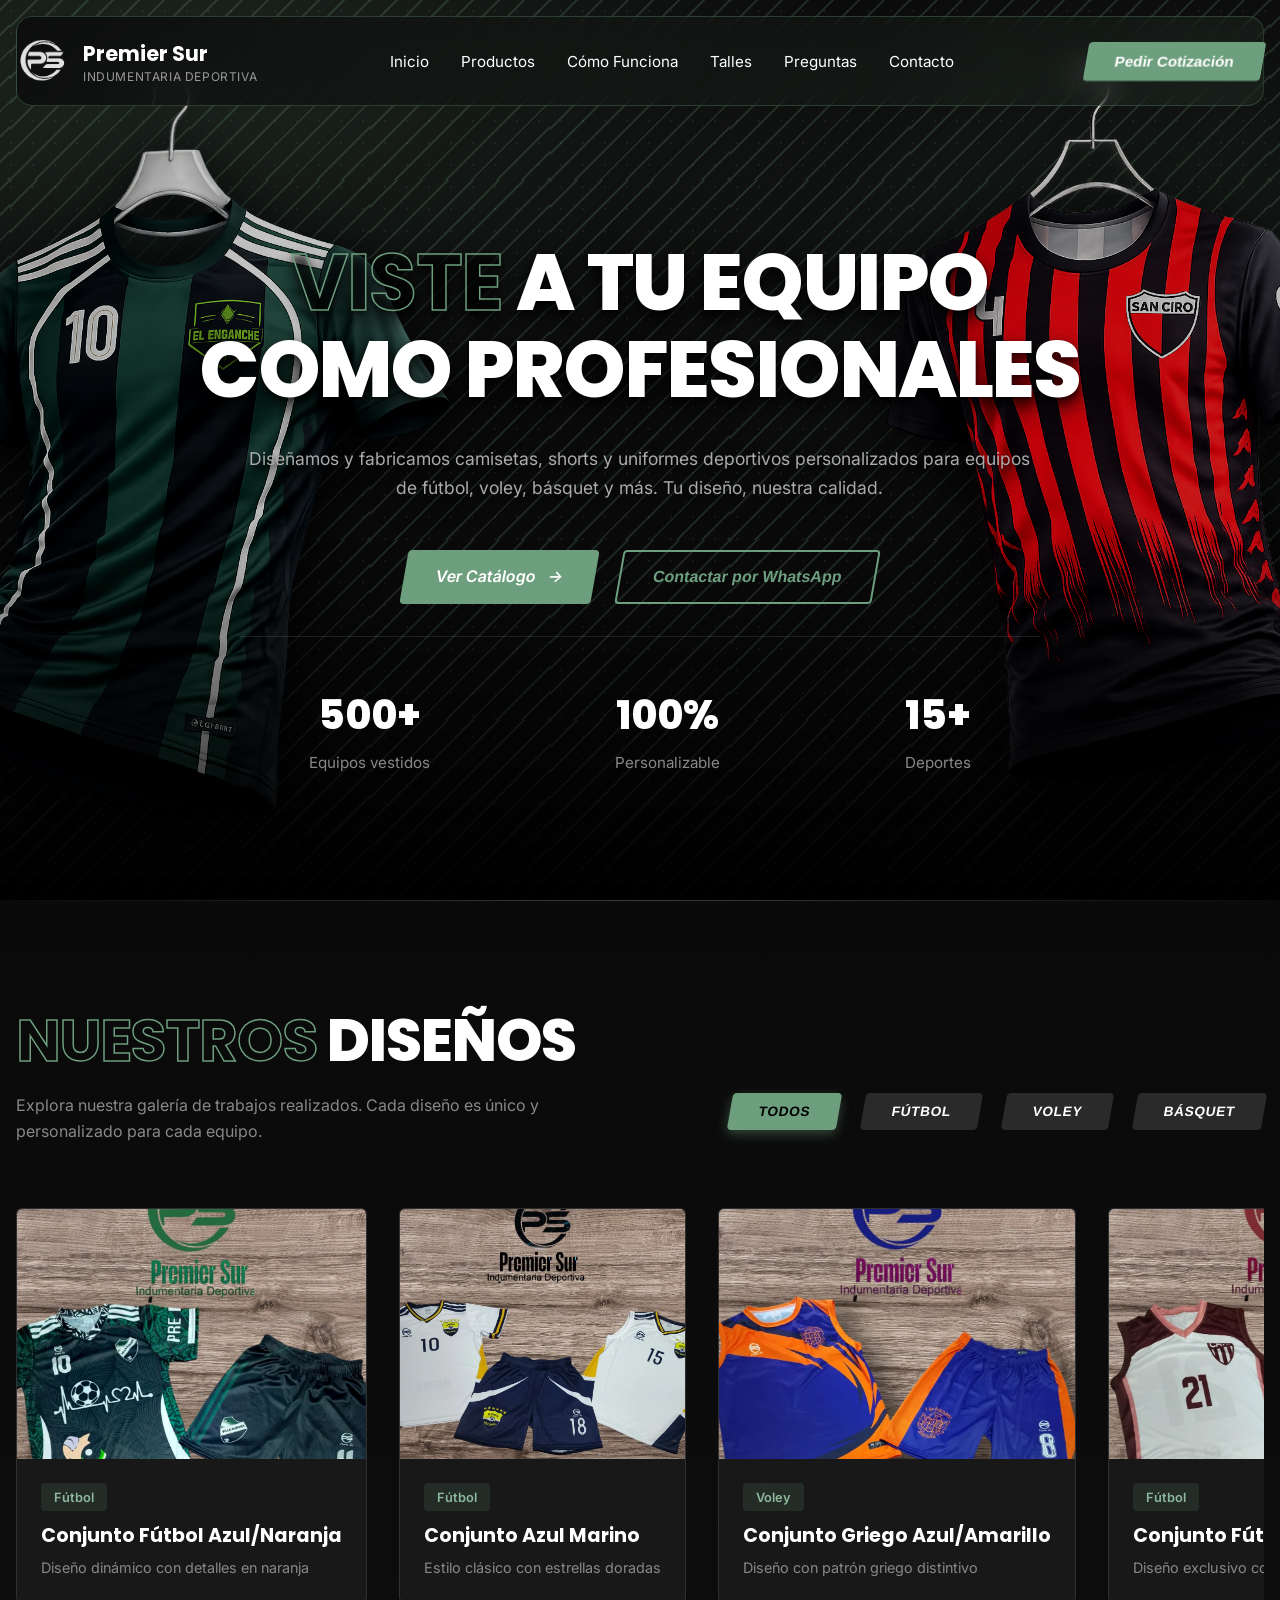
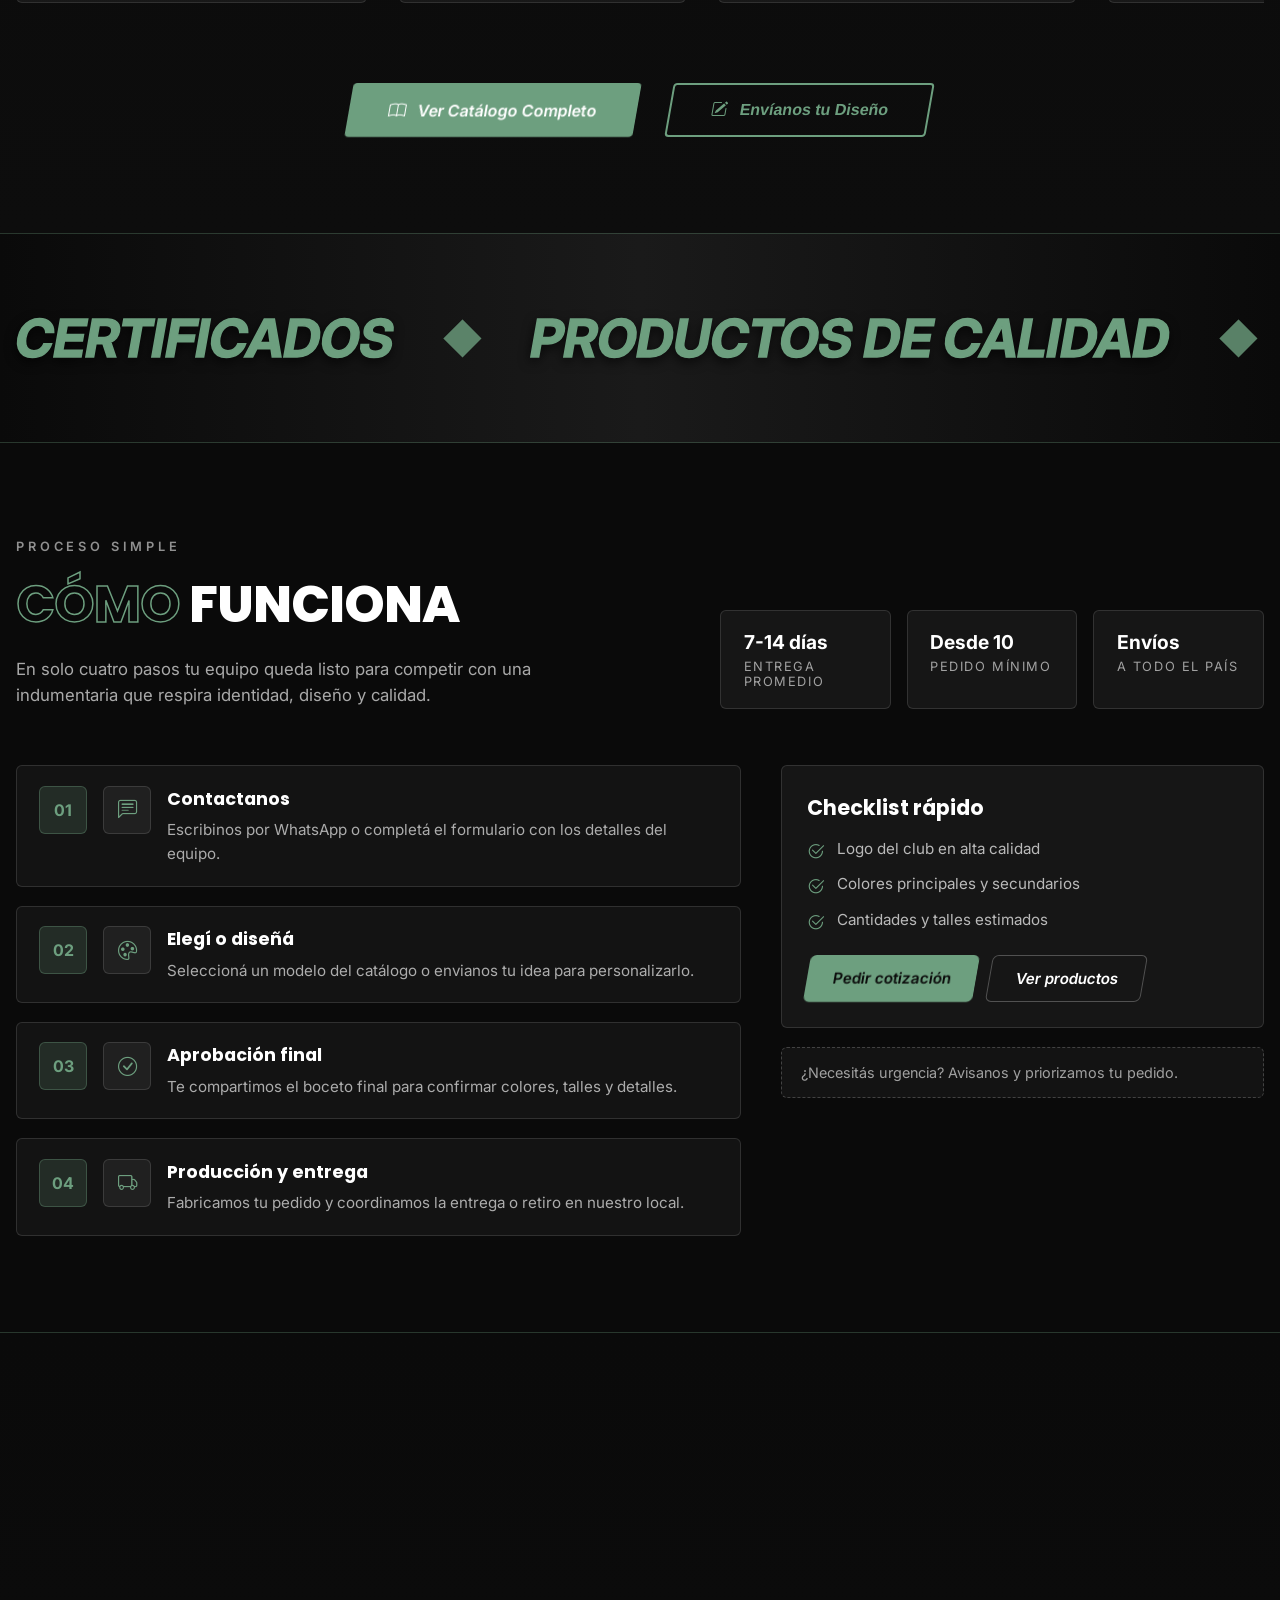
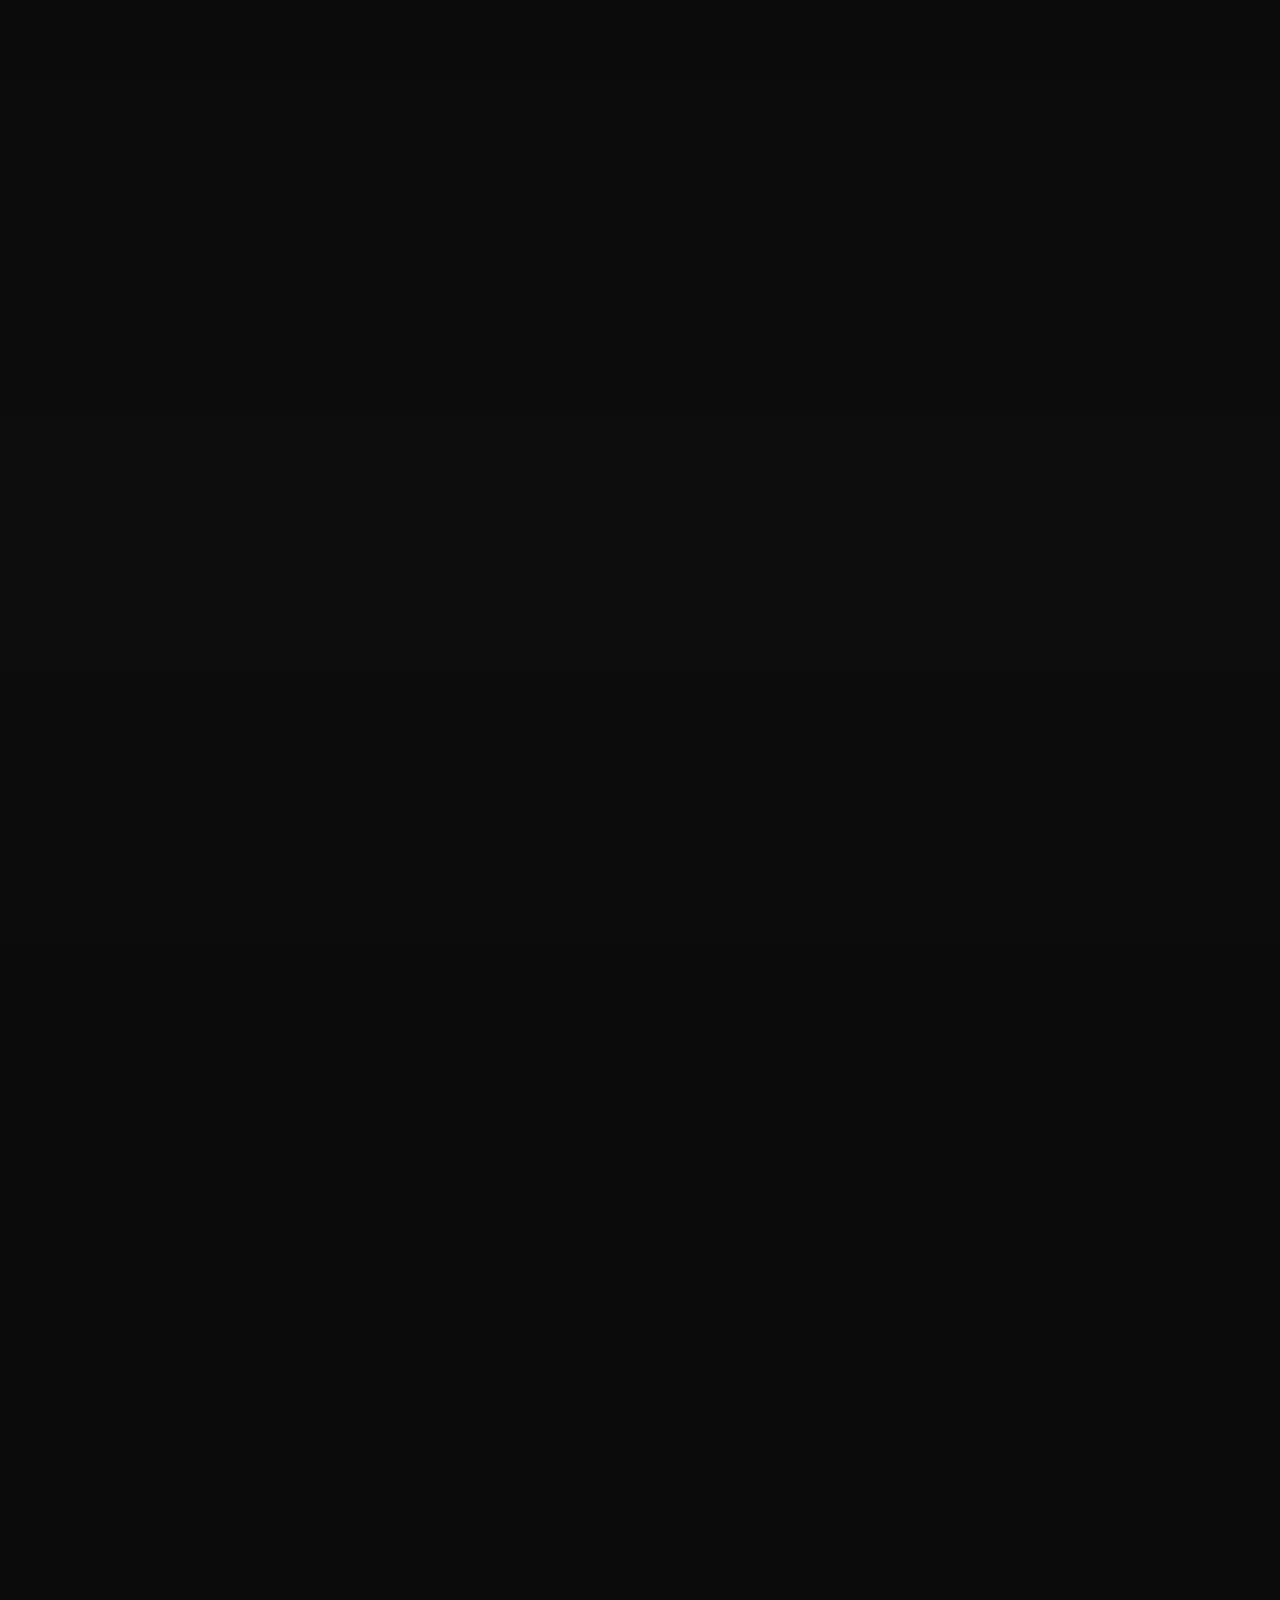
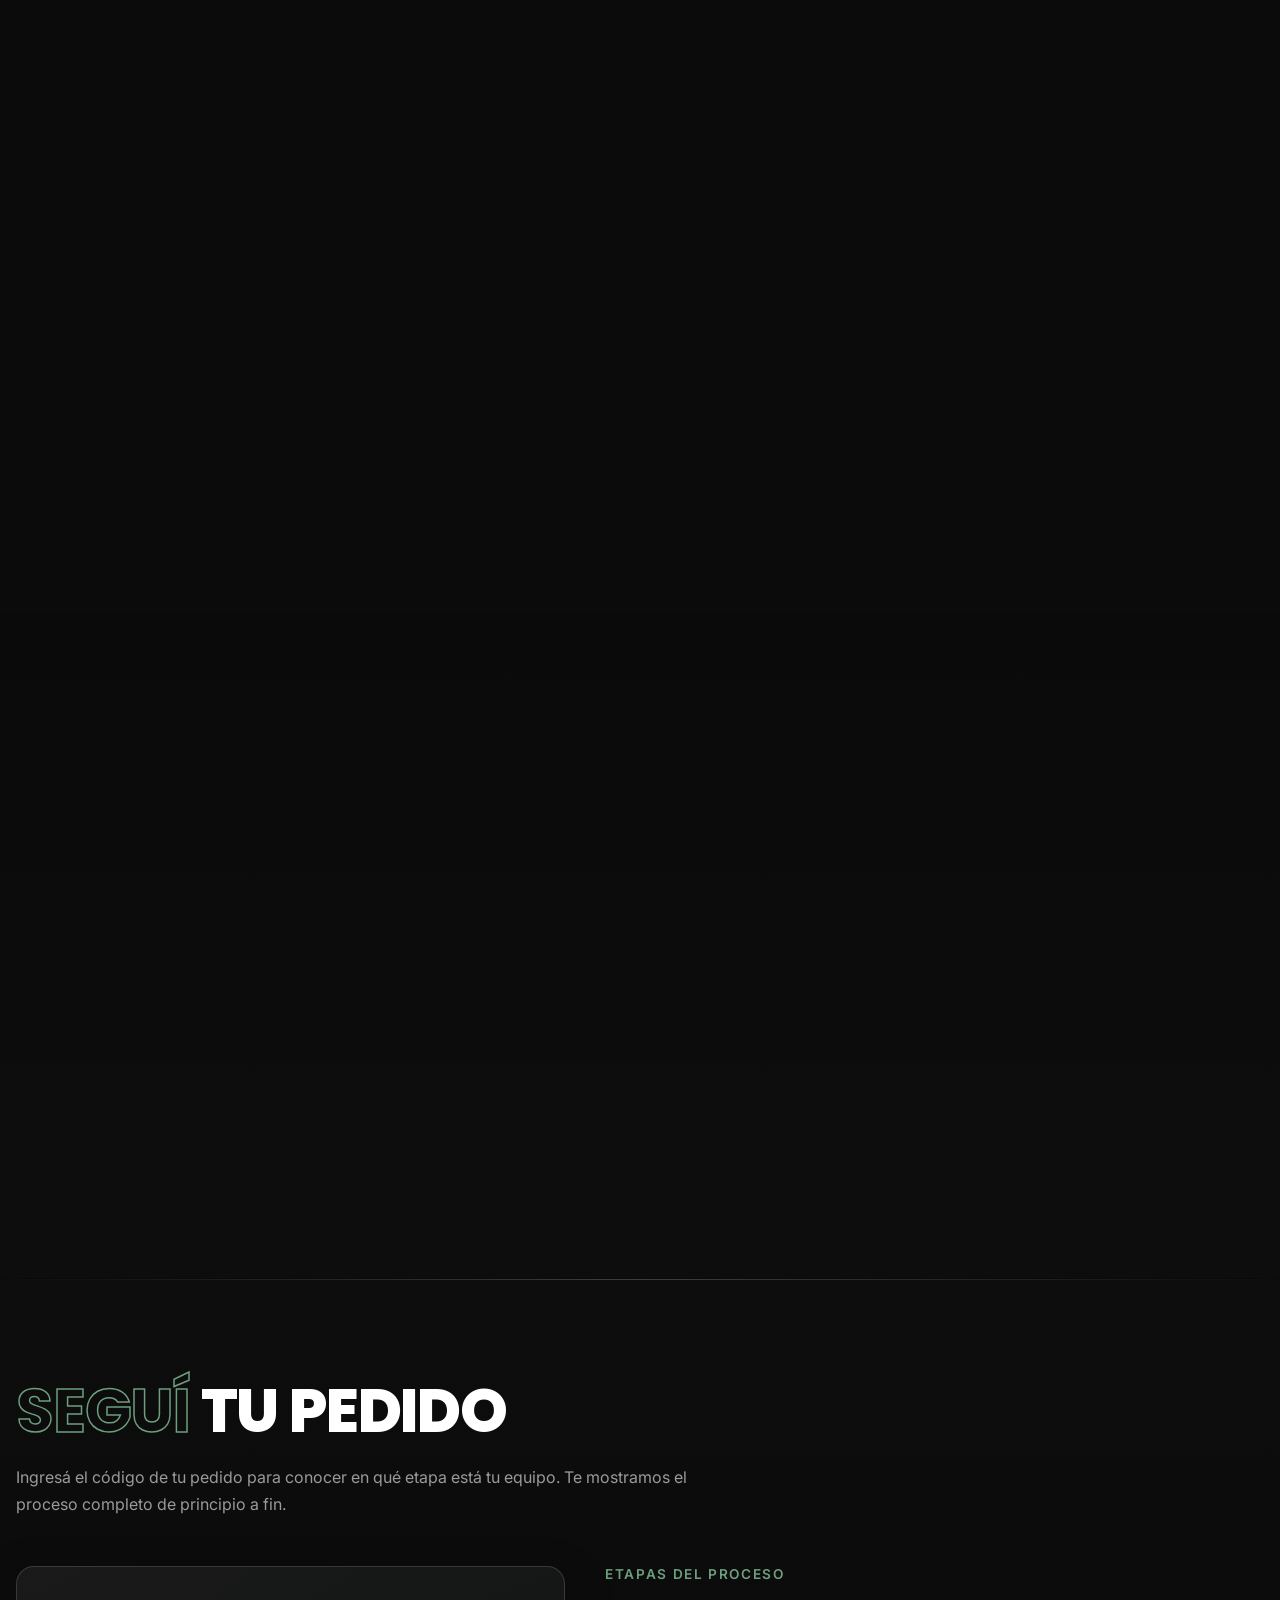
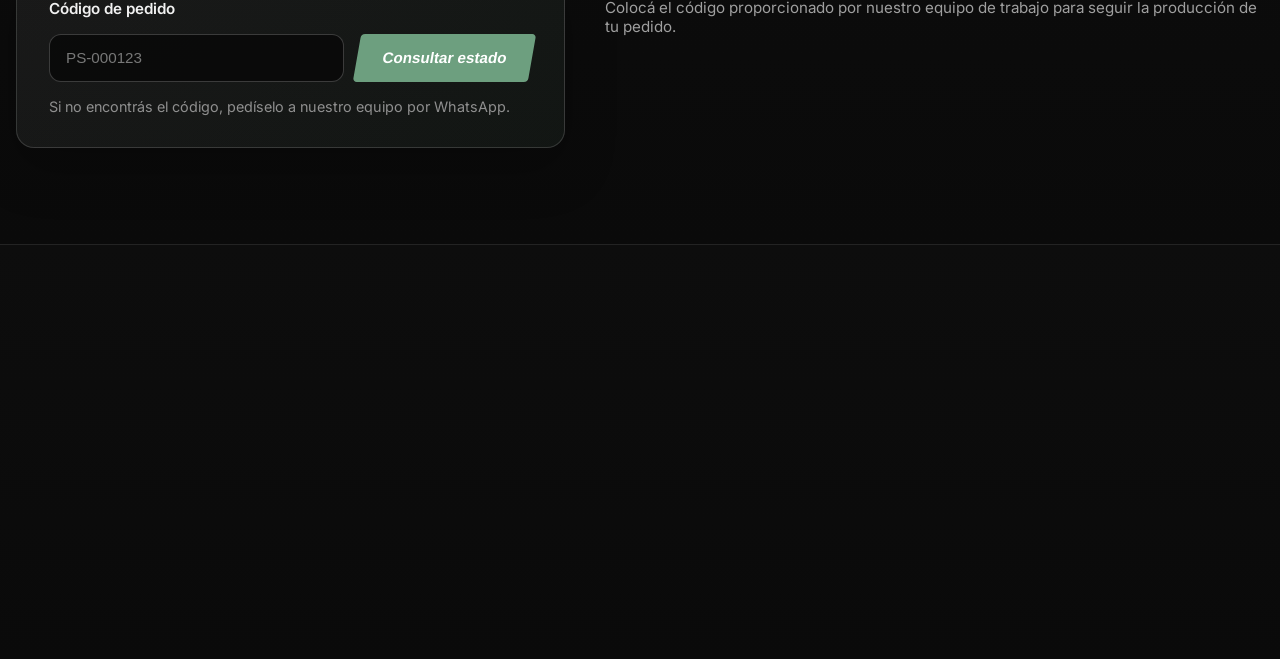
<file: index.html>
﻿<!doctype html>
<html lang="es">
  <head>
    <meta charset="UTF-8" />
    <meta name="viewport" content="width=device-width, initial-scale=1.0" />
    <title>Premier Sur - Indumentaria Deportiva</title>
    <link rel="preload" as="image" href="assets/Imagenes/Mockup 3.png" />
    <link rel="stylesheet" href="style.css" />
    <link
      rel="icon"
      type="image/png"
      href="assets/Logos/Premier Sur - Logo.png"
    />
    <link rel="preconnect" href="https://fonts.googleapis.com" />
    <link rel="preconnect" href="https://fonts.gstatic.com" crossorigin />
    <link
      href="https://fonts.googleapis.com/css2?family=Inter:wght@300;400;500;600;700&family=Poppins:wght@600;700;800&display=swap"
      rel="stylesheet"
    />
    <link
      rel="stylesheet"
      href="https://cdnjs.cloudflare.com/ajax/libs/font-awesome/6.4.0/css/all.min.css"
    />
    <link
      rel="stylesheet"
      href="https://cdn.jsdelivr.net/npm/bootstrap-icons@1.11.0/font/bootstrap-icons.css"
    />
  </head>
  <body>
    <!-- Progress Bar -->
    <div class="progress-bar" id="progressBar"></div>

    <!-- Navbar -->
    <nav class="navbar">
      <div class="navbar-container">
        <div class="logo">
          <img
            src="assets/Logos/Premier Sur - Logo.png"
            alt="Premier Sur Logo"
            class="logo-img"
          />
          <div class="logo-text">
            <h1>Premier Sur</h1>
            <p>INDUMENTARIA DEPORTIVA</p>
          </div>
        </div>
        <ul class="nav-links">
          <li><a href="#inicio">Inicio</a></li>
          <li><a href="#productos">Productos</a></li>
          <li><a href="#como-funciona">Cómo Funciona</a></li>
          <li><a href="#talles">Talles</a></li>
          <li><a href="#preguntas">Preguntas</a></li>
          <li><a href="#contacto">Contacto</a></li>
        </ul>
        <button class="btn-primary">Pedir Cotización</button>
        <button
          class="menu-hamburguesa"
          id="menuHamburguesa"
          type="button"
          aria-label="Abrir menú de navegación"
          aria-expanded="false"
          aria-controls="navLinksMobile"
        >
          <span></span>
          <span></span>
          <span></span>
        </button>
      </div>
      <!-- Menú móvil -->
      <ul class="nav-links-mobile" id="navLinksMobile">
        <li><a href="#inicio">Inicio</a></li>
        <li><a href="#productos">Productos</a></li>
        <li><a href="#como-funciona">Cómo Funciona</a></li>
        <li><a href="#talles">Talles</a></li>
        <li><a href="#preguntas">Preguntas</a></li>
        <li><a href="#contacto">Contacto</a></li>
        <li><a href="#" class="btn-primary-mobile">Pedir Cotización</a></li>
      </ul>
    </nav>

    <!-- Hero Section -->
    <section class="hero" id="inicio">
      <img
        src="assets/Imagenes/Camiseta realista 2.png"
        alt="Jugador posando con uniforme deportivo"
        class="hero-player-bg"
        fetchpriority="high"
        decoding="async"
      />
      <img
        src="assets/Imagenes/Camiseta realista.png"
        alt="Jugador posando con uniforme deportivo"
        class="hero-player-bg-right"
        decoding="async"
      />
      <div class="hero-content">
        <h2 class="hero-title">
          <span class="accent">VISTE</span> A TU EQUIPO <br />
          COMO PROFESIONALES
        </h2>

        <p class="hero-description">
          Diseñamos y fabricamos camisetas, shorts y uniformes deportivos
          personalizados para equipos de fútbol, voley, básquet y más. Tu
          diseño, nuestra calidad.
        </p>

        <div class="hero-buttons">
          <a href="catalogo/index.html" class="btn-secondary"
            >Ver Catálogo <span>→</span></a
          >
          <button class="btn-whatsapp">Contactar por WhatsApp</button>
        </div>

        <div class="hero-stats">
          <div class="stat">
            <h3>500+</h3>
            <p>Equipos vestidos</p>
          </div>
          <div class="stat">
            <h3>100%</h3>
            <p>Personalizable</p>
          </div>
          <div class="stat">
            <h3>15+</h3>
            <p>Deportes</p>
          </div>
        </div>
      </div>
    </section>

    <!-- Nuestros Diseños Section -->
    <section class="designs" id="productos">
      <div class="designs-container">
        <div class="designs-header">
          <h2 class="designs-title">
            <span class="accent">NUESTROS</span> DISEÑOS
          </h2>
          <div class="designs-footer">
            <p class="designs-description">
              Explora nuestra galería de trabajos realizados. Cada diseño es
              único y personalizado para cada equipo.
            </p>
            <!-- Filtros -->
            <div class="filters">
              <button class="filter-btn active" data-filter="todos">
                Todos
              </button>
              <button class="filter-btn" data-filter="futbol">Fútbol</button>
              <button class="filter-btn" data-filter="voley">Voley</button>
              <button class="filter-btn" data-filter="basquet">Básquet</button>
            </div>
          </div>
        </div>

        <!-- Carrusel de Productos -->
        <div class="carousel-container">
          <div class="carousel">
            <!-- Producto 1 -->
            <div class="product-card" data-category="futbol">
              <div class="product-image">
                <img
                  src="assets/Productos/584405139_18020913800787778_7229598298872701147_n.webp"
                  alt="Conjunto Fútbol Azul/Naranja"
                  loading="lazy"
                  decoding="async"
                />
              </div>
              <div class="product-info">
                <span class="product-category">Fútbol</span>
                <h3 class="product-title">Conjunto Fútbol Azul/Naranja</h3>
                <p class="product-description">
                  Diseño dinámico con detalles en naranja
                </p>
              </div>
            </div>

            <!-- Producto 2 -->
            <div class="product-card" data-category="futbol">
              <div class="product-image">
                <img
                  src="assets/Productos/584622330_18020913872787778_2984332393380680425_n.webp"
                  alt="Conjunto Azul Marino"
                  loading="lazy"
                  decoding="async"
                />
              </div>
              <div class="product-info">
                <span class="product-category">Fútbol</span>
                <h3 class="product-title">Conjunto Azul Marino</h3>
                <p class="product-description">
                  Estilo clásico con estrellas doradas
                </p>
              </div>
            </div>

            <!-- Producto 3 -->
            <div class="product-card" data-category="voley">
              <div class="product-image">
                <img
                  src="assets/Productos/587605614_18020913896787778_8287935366397675098_n.webp"
                  alt="Conjunto Voley Griego"
                  loading="lazy"
                  decoding="async"
                />
              </div>
              <div class="product-info">
                <span class="product-category">Voley</span>
                <h3 class="product-title">Conjunto Griego Azul/Amarillo</h3>
                <p class="product-description">
                  Diseño con patrón griego distintivo
                </p>
              </div>
            </div>

            <!-- Producto 4 -->
            <div class="product-card" data-category="futbol">
              <div class="product-image">
                <img
                  src="assets/Productos/583894400_18020913605787778_8086942876133700660_n.webp"
                  alt="Conjunto Fútbol"
                  loading="lazy"
                  decoding="async"
                />
              </div>
              <div class="product-info">
                <span class="product-category">Fútbol</span>
                <h3 class="product-title">Conjunto Fútbol Personalizado</h3>
                <p class="product-description">
                  Diseño exclusivo con detalles especiales
                </p>
              </div>
            </div>

            <!-- Producto 5 -->
            <div class="product-card" data-category="basquet">
              <div class="product-image">
                <img
                  src="assets/Productos/583984630_18020913410787778_1029991910318949219_n.webp"
                  alt="Uniforme Básquet"
                  loading="lazy"
                  decoding="async"
                />
              </div>
              <div class="product-info">
                <span class="product-category">Básquet</span>
                <h3 class="product-title">Uniforme Básquet Moderno</h3>
                <p class="product-description">
                  Corte ergonómico de alto rendimiento
                </p>
              </div>
            </div>

            <!-- Producto 6 -->
            <div class="product-card" data-category="voley">
              <div class="product-image">
                <img
                  src="assets/Productos/584323780_18020913770787778_8447651840960342685_n.webp"
                  alt="Conjunto Voley"
                  loading="lazy"
                  decoding="async"
                />
              </div>
              <div class="product-info">
                <span class="product-category">Voley</span>
                <h3 class="product-title">Conjunto Voley Premium</h3>
                <p class="product-description">
                  Tela transpirable y resistente
                </p>
              </div>
            </div>
          </div>
        </div>

        <!-- Botones de Catálogo y Diseño -->
        <div class="products-buttons">
          <a href="/catalogo/" class="btn-catalog">
            <i class="bi bi-book"></i>
            Ver Catálogo Completo
          </a>
          <button class="btn-design">
            <i class="bi bi-pencil-square"></i>
            Envíanos tu Diseño
          </button>
        </div>
      </div>
    </section>

    <!-- Banner Animado -->
    <div class="banner-animado">
      <div class="banner-contenido">
        <span class="banner-texto">CERTIFICADOS</span>
        <span class="banner-separador">◆</span>
        <span class="banner-texto">PRODUCTOS DE CALIDAD</span>
        <span class="banner-separador">◆</span>
        <span class="banner-texto">LA MEJOR TELA</span>
        <span class="banner-separador">◆</span>
        <span class="banner-texto">DISEÑOS PERSONALIZADOS</span>
        <span class="banner-separador">◆</span>
        <span class="banner-texto">CONJUNTOS DEPORTIVOS</span>
        <span class="banner-separador">◆</span>
        <span class="banner-texto">ENTREGA RÁPIDA</span>
        <span class="banner-separador">◆</span>
        <span class="banner-texto">ENVÍOS AL PAÍS</span>
        <span class="banner-separador">◆</span>
        <span class="banner-texto">CERTIFICADOS</span>
        <span class="banner-separador">◆</span>
        <span class="banner-texto">PRODUCTOS DE CALIDAD</span>
        <span class="banner-separador">◆</span>
        <span class="banner-texto">LA MEJOR TELA</span>
        <span class="banner-separador">◆</span>
        <span class="banner-texto">DISEÑOS PERSONALIZADOS</span>
        <span class="banner-separador">◆</span>
        <span class="banner-texto">CONJUNTOS DEPORTIVOS</span>
        <span class="banner-separador">◆</span>
        <span class="banner-texto">ENTREGA RÁPIDA</span>
        <span class="banner-separador">◆</span>
        <span class="banner-texto">ENVÍOS AL PAÍS</span>
        <span class="banner-separador">◆</span>
      </div>
    </div>

    <!-- Cómo Funciona Section -->
    <section class="como-funciona" id="como-funciona">
      <div class="como-funciona-container">
        <div class="como-funciona-header">
          <div class="como-funciona-copy">
            <span class="como-funciona-eyebrow">Proceso simple</span>
            <h2 class="como-funciona-title">
              <span class="accent">CÓMO</span> FUNCIONA
            </h2>
            <p class="como-funciona-subtitle">
              En solo cuatro pasos tu equipo queda listo para competir con una
              indumentaria que respira identidad, diseño y calidad.
            </p>
          </div>
          <div class="como-funciona-metrics">
            <div class="como-metric">
              <span class="como-metric-value">7-14 días</span>
              <span class="como-metric-label">Entrega promedio</span>
            </div>
            <div class="como-metric">
              <span class="como-metric-value">Desde 10</span>
              <span class="como-metric-label">Pedido mínimo</span>
            </div>
            <div class="como-metric">
              <span class="como-metric-value">Envíos</span>
              <span class="como-metric-label">A todo el país</span>
            </div>
          </div>
        </div>

        <div class="como-funciona-grid">
          <div class="como-steps">
            <article class="como-step">
              <span class="como-step-index">01</span>
              <div class="como-step-icon">
                <i class="bi bi-chat-left-text"></i>
              </div>
              <div class="como-step-body">
                <h3>Contactanos</h3>
                <p>
                  Escribinos por WhatsApp o completá el formulario con los
                  detalles del equipo.
                </p>
              </div>
            </article>

            <article class="como-step">
              <span class="como-step-index">02</span>
              <div class="como-step-icon">
                <i class="bi bi-palette"></i>
              </div>
              <div class="como-step-body">
                <h3>Elegí o diseñá</h3>
                <p>
                  Seleccioná un modelo del catálogo o envianos tu idea para
                  personalizarlo.
                </p>
              </div>
            </article>

            <article class="como-step">
              <span class="como-step-index">03</span>
              <div class="como-step-icon">
                <i class="bi bi-check-circle"></i>
              </div>
              <div class="como-step-body">
                <h3>Aprobación final</h3>
                <p>
                  Te compartimos el boceto final para confirmar colores, talles
                  y detalles.
                </p>
              </div>
            </article>

            <article class="como-step">
              <span class="como-step-index">04</span>
              <div class="como-step-icon">
                <i class="bi bi-truck"></i>
              </div>
              <div class="como-step-body">
                <h3>Producción y entrega</h3>
                <p>
                  Fabricamos tu pedido y coordinamos la entrega o retiro en
                  nuestro local.
                </p>
              </div>
            </article>
          </div>

          <aside class="como-funciona-aside">
            <div class="como-aside-card">
              <h3>Checklist rápido</h3>
              <ul class="como-checklist">
                <li>
                  <i class="bi bi-check2-circle"></i>
                  Logo del club en alta calidad
                </li>
                <li>
                  <i class="bi bi-check2-circle"></i>
                  Colores principales y secundarios
                </li>
                <li>
                  <i class="bi bi-check2-circle"></i>
                  Cantidades y talles estimados
                </li>
              </ul>
              <div class="como-aside-actions">
                <a class="como-aside-primary" href="#cotizacion"
                  >Pedir cotización</a
                >
                <a class="como-aside-secondary" href="#productos"
                  >Ver productos</a
                >
              </div>
            </div>
            <div class="como-aside-note">
              ¿Necesitás urgencia? Avisanos y priorizamos tu pedido.
            </div>
          </aside>
        </div>
      </div>
    </section>

    <!-- Tabla de Talles Section -->
    <section class="talles" id="talles">
      <img
        src="assets/Imagenes/Camiseta realista 4.png"
        alt="Uniforme deportivo mujer"
        class="talles-player-bg-right"
        loading="lazy"
        decoding="async"
      />
      <div class="talles-container">
        <div class="talles-header">
          <div class="talles-header-left">
            <p class="talles-label">MEDIDAS</p>
            <h2 class="talles-title">
              TABLA DE <span class="accent">TALLES</span>
            </h2>
            <p class="talles-subtitle">
              Conjuntos deportivos unisex - Medidas en centímetros
            </p>
          </div>

          <!-- Pestañas de Prenda -->
          <div class="talles-tabs">
            <button class="talles-tab active" data-tab="camiseta">
              CAMISETA
            </button>
            <button class="talles-tab" data-tab="short">SHORT</button>
          </div>
        </div>

        <!-- Contenedor de Camiseta -->
        <div class="talles-content active" id="tab-camiseta">
          <!-- Niños / Juvenil -->
          <div class="talles-section">
            <h3 class="talles-section-title">NIÑOS / JUVENIL</h3>
            <div class="talles-grid">
              <div class="talle-card">
                <span class="talle-size">2</span>
                <div class="talle-measures">
                  <p>A: 32cm</p>
                  <p>L: 42cm</p>
                </div>
              </div>
              <div class="talle-card">
                <span class="talle-size">4</span>
                <div class="talle-measures">
                  <p>A: 34cm</p>
                  <p>L: 46cm</p>
                </div>
              </div>
              <div class="talle-card">
                <span class="talle-size">6</span>
                <div class="talle-measures">
                  <p>A: 36cm</p>
                  <p>L: 50cm</p>
                </div>
              </div>
              <div class="talle-card">
                <span class="talle-size">8</span>
                <div class="talle-measures">
                  <p>A: 38cm</p>
                  <p>L: 54cm</p>
                </div>
              </div>
              <div class="talle-card">
                <span class="talle-size">10</span>
                <div class="talle-measures">
                  <p>A: 40cm</p>
                  <p>L: 58cm</p>
                </div>
              </div>
              <div class="talle-card">
                <span class="talle-size">12</span>
                <div class="talle-measures">
                  <p>A: 42cm</p>
                  <p>L: 62cm</p>
                </div>
              </div>
              <div class="talle-card">
                <span class="talle-size">14</span>
                <div class="talle-measures">
                  <p>A: 44cm</p>
                  <p>L: 66cm</p>
                </div>
              </div>
              <div class="talle-card">
                <span class="talle-size">16</span>
                <div class="talle-measures">
                  <p>A: 46cm</p>
                  <p>L: 70cm</p>
                </div>
              </div>
            </div>
          </div>

          <!-- Adultos -->
          <div class="talles-section">
            <h3 class="talles-section-title">ADULTOS</h3>
            <div class="talles-grid">
              <div class="talle-card">
                <span class="talle-size">S</span>
                <div class="talle-measures">
                  <p>A: 45cm</p>
                  <p>L: 68cm</p>
                </div>
              </div>
              <div class="talle-card">
                <span class="talle-size">M</span>
                <div class="talle-measures">
                  <p>A: 50cm</p>
                  <p>L: 70cm</p>
                </div>
              </div>
              <div class="talle-card">
                <span class="talle-size">L</span>
                <div class="talle-measures">
                  <p>A: 54cm</p>
                  <p>L: 72cm</p>
                </div>
              </div>
              <div class="talle-card">
                <span class="talle-size">XL</span>
                <div class="talle-measures">
                  <p>A: 58cm</p>
                  <p>L: 74cm</p>
                </div>
              </div>
              <div class="talle-card">
                <span class="talle-size">2XL</span>
                <div class="talle-measures">
                  <p>A: 62cm</p>
                  <p>L: 76cm</p>
                </div>
              </div>
              <div class="talle-card">
                <span class="talle-size">3XL</span>
                <div class="talle-measures">
                  <p>A: 66cm</p>
                  <p>L: 78cm</p>
                </div>
              </div>
              <div class="talle-card">
                <span class="talle-size">4XL</span>
                <div class="talle-measures">
                  <p>A: 70cm</p>
                  <p>L: 80cm</p>
                </div>
              </div>
              <div class="talle-card">
                <span class="talle-size">5XL</span>
                <div class="talle-measures">
                  <p>A: 74cm</p>
                  <p>L: 82cm</p>
                </div>
              </div>
            </div>
          </div>
        </div>

        <!-- Contenedor de Short -->
        <div class="talles-content" id="tab-short">
          <!-- Niños / Juvenil -->
          <div class="talles-section">
            <h3 class="talles-section-title">NIÑOS / JUVENIL</h3>
            <div class="talles-grid">
              <div class="talle-card">
                <span class="talle-size">2</span>
                <div class="talle-measures">
                  <p>A: 27cm</p>
                  <p>L: 29cm</p>
                </div>
              </div>
              <div class="talle-card">
                <span class="talle-size">4</span>
                <div class="talle-measures">
                  <p>A: 28cm</p>
                  <p>L: 32cm</p>
                </div>
              </div>
              <div class="talle-card">
                <span class="talle-size">6</span>
                <div class="talle-measures">
                  <p>A: 29cm</p>
                  <p>L: 33cm</p>
                </div>
              </div>
              <div class="talle-card">
                <span class="talle-size">8</span>
                <div class="talle-measures">
                  <p>A: 30cm</p>
                  <p>L: 35cm</p>
                </div>
              </div>
              <div class="talle-card">
                <span class="talle-size">10</span>
                <div class="talle-measures">
                  <p>A: 32cm</p>
                  <p>L: 39cm</p>
                </div>
              </div>
              <div class="talle-card">
                <span class="talle-size">12</span>
                <div class="talle-measures">
                  <p>A: 33cm</p>
                  <p>L: 40cm</p>
                </div>
              </div>
              <div class="talle-card">
                <span class="talle-size">14</span>
                <div class="talle-measures">
                  <p>A: 34cm</p>
                  <p>L: 42cm</p>
                </div>
              </div>
              <div class="talle-card">
                <span class="talle-size">16</span>
                <div class="talle-measures">
                  <p>A: 35cm</p>
                  <p>L: 44cm</p>
                </div>
              </div>
            </div>
          </div>

          <!-- Adultos -->
          <div class="talles-section">
            <h3 class="talles-section-title">ADULTOS</h3>
            <div class="talles-grid">
              <div class="talle-card">
                <span class="talle-size">S</span>
                <div class="talle-measures">
                  <p>A: 36cm</p>
                  <p>L: 47cm</p>
                </div>
              </div>
              <div class="talle-card">
                <span class="talle-size">M</span>
                <div class="talle-measures">
                  <p>A: 37cm</p>
                  <p>L: 50cm</p>
                </div>
              </div>
              <div class="talle-card">
                <span class="talle-size">L</span>
                <div class="talle-measures">
                  <p>A: 39cm</p>
                  <p>L: 52cm</p>
                </div>
              </div>
              <div class="talle-card">
                <span class="talle-size">XL</span>
                <div class="talle-measures">
                  <p>A: 41cm</p>
                  <p>L: 55cm</p>
                </div>
              </div>
              <div class="talle-card">
                <span class="talle-size">2XL</span>
                <div class="talle-measures">
                  <p>A: 43cm</p>
                  <p>L: 57cm</p>
                </div>
              </div>
              <div class="talle-card">
                <span class="talle-size">3XL</span>
                <div class="talle-measures">
                  <p>A: 45cm</p>
                  <p>L: 60cm</p>
                </div>
              </div>
              <div class="talle-card">
                <span class="talle-size">4XL</span>
                <div class="talle-measures">
                  <p>A: 47cm</p>
                  <p>L: 62cm</p>
                </div>
              </div>
              <div class="talle-card">
                <span class="talle-size">5XL</span>
                <div class="talle-measures">
                  <p>A: 49cm</p>
                  <p>L: 65cm</p>
                </div>
              </div>
            </div>
          </div>
        </div>

        <!-- Botón de Descarga -->
        <div class="talles-download-btn-container">
          <button id="downloadTallesBtn" class="btn-download-talles">
            <i class="bi bi-download"></i> DESCARGAR TABLA DE TALLES
          </button>
        </div>
      </div>
    </section>

    <!-- Testimonios Section -->
    <section class="testimonios" id="testimonios">
      <div class="testimonios-container">
        <div class="testimonios-header">
          <p class="testimonios-label">COMUNIDAD PREMIER SUR</p>
          <h2 class="testimonios-title">
            <span class="accent">TESTIMONIOS</span> REALES
          </h2>
          <p class="testimonios-subtitle">
            Equipos de todo el pais confian en nosotros para vestir cada torneo,
            entrenamiento y final.
          </p>
        </div>

        <div class="testimonios-grid">
          <article class="testimonio-card">
            <div
              class="testimonio-rating"
              aria-label="Calificacion 5 estrellas"
            >
              <i class="bi bi-star-fill"></i>
              <i class="bi bi-star-fill"></i>
              <i class="bi bi-star-fill"></i>
              <i class="bi bi-star-fill"></i>
              <i class="bi bi-star-fill"></i>
            </div>
            <p class="testimonio-text">
              "Nos entregaron los conjuntos justo antes del campeonato. La tela
              es comoda, fresca y los colores quedaron identicos al diseno que
              enviamos."
            </p>
            <div class="testimonio-author">
              <h3 class="testimonio-name">Matias R.</h3>
              <p class="testimonio-team">DT - Club Atletico Varela</p>
            </div>
          </article>

          <article class="testimonio-card">
            <div
              class="testimonio-rating"
              aria-label="Calificacion 5 estrellas"
            >
              <i class="bi bi-star-fill"></i>
              <i class="bi bi-star-fill"></i>
              <i class="bi bi-star-fill"></i>
              <i class="bi bi-star-fill"></i>
              <i class="bi bi-star-fill"></i>
            </div>
            <p class="testimonio-text">
              "Pedimos camisetas y shorts para toda la categoria infantil. Las
              medidas salieron perfectas y el equipo de Premier Sur respondio
              rapidisimo."
            </p>
            <div class="testimonio-author">
              <h3 class="testimonio-name">Carolina M.</h3>
              <p class="testimonio-team">Coordinadora - Escuela Union Voley</p>
            </div>
          </article>

          <article class="testimonio-card">
            <div
              class="testimonio-rating"
              aria-label="Calificacion 5 estrellas"
            >
              <i class="bi bi-star-fill"></i>
              <i class="bi bi-star-fill"></i>
              <i class="bi bi-star-fill"></i>
              <i class="bi bi-star-fill"></i>
              <i class="bi bi-star-fill"></i>
            </div>
            <p class="testimonio-text">
              "Excelente terminacion y muy buena atencion en todo el proceso.
              Volvimos a pedir para la segunda tira porque los jugadores
              quedaron encantados."
            </p>
            <div class="testimonio-author">
              <h3 class="testimonio-name">Nicolas S.</h3>
              <p class="testimonio-team">Capitan - Basquet Sur</p>
            </div>
          </article>
        </div>
      </div>
    </section>

    <!-- Cotización Section -->
    <section class="cotizacion" id="cotizacion">
      <div class="cotizacion-container">
        <!-- Lado Izquierdo - Introducción -->
        <div class="cotizacion-intro">
          <span class="cotizacion-eyebrow">Pedidos a medida</span>
          <h2 class="cotizacion-title">
            PEDÍ TU<br /><span class="accent">COTIZACIÓN</span>
          </h2>
          <p class="cotizacion-description">
            Completá el formulario y te enviamos una propuesta clara con diseño,
            tiempos y costos. Trabajamos rápido y con foco en tu identidad.
          </p>

          <div class="cotizacion-steps">
            <div class="cotizacion-step">
              <span class="cotizacion-step-index">01</span>
              <div>
                <h3>Contanos tu idea</h3>
                <p>Detalle de deporte, cantidades y estilo.</p>
              </div>
            </div>
            <div class="cotizacion-step">
              <span class="cotizacion-step-index">02</span>
              <div>
                <h3>Propuesta y boceto</h3>
                <p>Te compartimos opciones en menos de 24 hs hábiles.</p>
              </div>
            </div>
            <div class="cotizacion-step">
              <span class="cotizacion-step-index">03</span>
              <div>
                <h3>Producción y entrega</h3>
                <p>Coordinamos talles, muestras y fechas de entrega.</p>
              </div>
            </div>
          </div>

          <div class="cotizacion-trust">
            <div class="cotizacion-trust-card">
              <i class="bi bi-whatsapp"></i>
              <div>
                <p class="cotizacion-trust-title">WhatsApp directo</p>
                <p class="cotizacion-trust-text">+54 9 11 1234-5678</p>
              </div>
            </div>
            <div class="cotizacion-trust-card">
              <i class="bi bi-envelope"></i>
              <div>
                <p class="cotizacion-trust-title">Email comercial</p>
                <p class="cotizacion-trust-text">info@premiersur.com</p>
              </div>
            </div>
          </div>

          <div class="cotizacion-badges">
            <div class="cotizacion-badge">
              <i class="bi bi-shield-check"></i>
              Pagos seguros
            </div>
            <div class="cotizacion-badge">
              <i class="bi bi-palette"></i>
              Diseño personalizado
            </div>
            <div class="cotizacion-badge">
              <i class="bi bi-truck"></i>
              Envíos coordinados
            </div>
          </div>
        </div>

        <!-- Lado Derecho - Formulario -->
        <div class="cotizacion-right">
          <div class="cotizacion-form-head">
            <p class="cotizacion-form-kicker">Formulario express</p>
            <h3>Recibí una propuesta en 24 hs</h3>
            <p>Completá los datos básicos y te respondemos sin demoras.</p>
          </div>
          <form class="cotizacion-form">
            <div class="form-row">
              <div class="form-group">
                <label for="nombre">Nombre completo</label>
                <input type="text" id="nombre" placeholder="Tu nombre" />
              </div>
              <div class="form-group">
                <label for="email">Email</label>
                <input type="email" id="email" placeholder="tu@email.com" />
              </div>
            </div>

            <div class="form-row">
              <div class="form-group">
                <label for="equipo">Nombre del equipo</label>
                <input type="text" id="equipo" placeholder="Club Atlético..." />
              </div>
              <div class="form-group">
                <label for="deporte">Deporte</label>
                <select id="deporte">
                  <option value="">Seleccionar...</option>
                  <option value="futbol">Fútbol</option>
                  <option value="voley">Voley</option>
                  <option value="basquet">Básquet</option>
                  <option value="handball">Handball</option>
                  <option value="otro">Otro</option>
                </select>
              </div>
            </div>

            <div class="form-group">
              <label for="cantidad">Cantidad aproximada de prendas</label>
              <input
                type="text"
                id="cantidad"
                placeholder="Ej: 15 camisetas + 15 shorts"
              />
            </div>

            <div class="form-group">
              <label for="mensaje">Mensaje (opcional)</label>
              <textarea
                id="mensaje"
                rows="4"
                placeholder="Contanos más sobre lo que necesitás..."
              ></textarea>
            </div>

            <button type="submit" class="btn-enviar">
              Enviar Solicitud
              <i class="bi bi-send"></i>
            </button>

            <p class="form-disclaimer">
              Al enviar, aceptas ser contactado por nuestro equipo comercial.
            </p>
          </form>
        </div>
      </div>
    </section>

    <!-- Banner CTA con Parallax -->
    <section class="banner-cta" id="banner-cta">
      <div class="banner-cta-parallax"></div>
      <div class="banner-cta-content">
        <div class="banner-cta-text">
          <h2 class="banner-cta-title">
            DISEÑA EL UNIFORME PERFECTO PARA TU EQUIPO
          </h2>
          <p class="banner-cta-subtitle">
            Te ayudamos a crear equipaciones personalizadas con calidad y
            estilo.
          </p>
        </div>
        <button class="banner-cta-btn">Solicitar Cotización</button>
      </div>
      <div class="banner-cta-overlay"></div>
    </section>

    <!-- Contacto Section -->
    <section class="contacto" id="contacto">
      <div class="contacto-container">
        <div class="contacto-header">
          <div class="contacto-header-text">
            <span class="contacto-eyebrow">Contacto directo</span>
            <h2 class="contacto-title">
              <span class="accent">Hablemos</span> de tu próximo uniforme
            </h2>
            <p class="contacto-subtitle">
              Estamos en Florencio Varela para acompañarte de principio a fin.
              Coordinamos medidas, diseños y tiempos para que tu equipo llegue
              impecable a cada partido.
            </p>
          </div>
          <div class="contacto-header-card">
            <p class="contacto-header-kicker">Atención personalizada</p>
            <p class="contacto-header-main">
              Respondemos en menos de 24 hs hábiles con propuestas claras y sin
              vueltas.
            </p>
            <div class="contacto-header-actions">
              <a class="contacto-primary" href="#cotizacion"
                >Pedir cotización</a
              >
              <a
                class="contacto-secondary"
                href="https://wa.me/5491124567890"
                target="_blank"
                rel="noreferrer"
                >WhatsApp directo</a
              >
            </div>
          </div>
        </div>

        <div class="contacto-grid">
          <div class="contacto-panel contacto-panel-info">
            <div class="contacto-item">
              <div class="contacto-item-icon">
                <i class="bi bi-geo-alt"></i>
              </div>
              <div class="contacto-item-body">
                <h3>Dirección</h3>
                <p>
                  Av. Gral. José de San Martín 2395<br />B1888 Florencio Varela,
                  Buenos Aires
                </p>
                <span class="contacto-item-note">Atención con cita previa</span>
              </div>
            </div>

            <div class="contacto-item">
              <div class="contacto-item-icon">
                <i class="bi bi-telephone"></i>
              </div>
              <div class="contacto-item-body">
                <h3>Teléfonos</h3>
                <p>
                  Ventas: +54 9 11 2456-7890<br />Soporte: +54 9 11 3789-4561<br />Consultas:
                  +54 9 11 5123-6789
                </p>
              </div>
            </div>

            <div class="contacto-item">
              <div class="contacto-item-icon">
                <i class="bi bi-envelope"></i>
              </div>
              <div class="contacto-item-body">
                <h3>Email comercial</h3>
                <p>info@premiersur.com</p>
                <span class="contacto-item-note">Envíos de talles y logos</span>
              </div>
            </div>

            <div class="contacto-item contacto-item-highlight">
              <div class="contacto-item-icon">
                <i class="bi bi-lightning-charge"></i>
              </div>
              <div class="contacto-item-body">
                <h3>Respuesta rápida</h3>
                <p>
                  Si necesitás urgencia, escribinos por WhatsApp y activamos el
                  pedido prioritario.
                </p>
              </div>
            </div>
          </div>

          <div class="contacto-panel contacto-panel-map">
            <div class="contacto-map-wrapper">
              <iframe
                class="contacto-mapa"
                src="https://www.google.com/maps/embed?pb=!1m18!1m12!1m3!1d3278.5524846282457!2d-58.26919!3d-34.743519!2m3!1f0!2f0!3f0!3m2!1i1024!2i768!4f13.1!3m3!1m2!1s0x95a32e0e0e0e0e0d%3A0x0!2sAv.%20Gral.%20Jos%C3%A9%20de%20San%20Mart%C3%ADn%202395%2C%20B1888%20Florencio%20Varela!5e0!3m2!1ses!2sar!4v1234567890"
                allowfullscreen=""
                loading="lazy"
                referrerpolicy="no-referrer-when-downgrade"
              >
              </iframe>
            </div>
            <div class="contacto-hours">
              <div class="contacto-hours-title">
                <i class="bi bi-clock"></i>
                Horarios de atención
              </div>
              <p>
                Lunes a Viernes: 09:00 - 18:00 hs<br />Sábados: 10:00 - 16:00 hs
              </p>
              <p class="contacto-hours-note">
                Coordiná tu visita y te preparamos muestras a medida.
              </p>
            </div>
          </div>
        </div>

        <div class="contacto-social">
          <span>Seguinos:</span>
          <div class="contacto-social-links">
            <a href="#" aria-label="Instagram Premier Sur">
              <i class="bi bi-instagram"></i>
              @premiersur.oficial
            </a>
            <a href="#" aria-label="Facebook Premier Sur">
              <i class="bi bi-facebook"></i>
              @PremierSurAR
            </a>
          </div>
        </div>
      </div>
    </section>

    <!-- Preguntas Frecuentes Section - Dos Columnas -->
    <section class="faq-section" id="preguntas">
      <div class="faq-wrapper">
        <!-- Columna Izquierda - Respuestas -->
        <div class="faq-left">
          <h2 class="faq-main-title">
            <span class="accent">PREGUNTAS</span><br />FRECUENTES
          </h2>
          <p class="faq-subtitle">
            Encuentra respuestas a las dudas más comunes
          </p>

          <div class="faq-answer-container">
            <!-- Respuesta 1 -->
            <div class="faq-answer-item active" data-index="0">
              <h3 class="faq-answer-title">¿Cómo reservo una cotización?</h3>
              <p class="faq-answer-text">
                Podés contactarnos por WhatsApp, completar nuestro formulario en
                línea o visitarnos en nuestro local en Florencio Varela. Nos
                encargaremos de coordinar los detalles de tu pedido y
                presentarte opciones personalizadas según las necesidades de tu
                equipo.
              </p>
            </div>

            <!-- Respuesta 2 -->
            <div class="faq-answer-item" data-index="1">
              <h3 class="faq-answer-title">¿Qué métodos de pago aceptan?</h3>
              <p class="faq-answer-text">
                Aceptamos transferencias bancarias, efectivo, tarjetas de
                crédito y débito. Para pedidos grandes, podemos ofrecer opciones
                de financiación especiales. Consultá con nuestro equipo
                comercial sobre las mejores opciones para tu equipo.
              </p>
            </div>

            <!-- Respuesta 3 -->
            <div class="faq-answer-item" data-index="2">
              <h3 class="faq-answer-title">
                ¿Puedo cambiar o cancelar mi pedido?
              </h3>
              <p class="faq-answer-text">
                Sí, los cambios y cancelaciones están permitidos dentro de los
                primeros 7 días del pedido. Una vez que iniciamos la
                fabricación, los cambios pueden estar sujetos a costos
                adicionales. Contactanos cuanto antes si necesitas realizar
                modificaciones.
              </p>
            </div>

            <!-- Respuesta 4 -->
            <div class="faq-answer-item" data-index="3">
              <h3 class="faq-answer-title">
                ¿Ofrecen diseños para categorías menores?
              </h3>
              <p class="faq-answer-text">
                ¡Claro! Tenemos amplia experiencia vistiendo equipos infantiles
                y juveniles de todos los deportes. Nos adaptamos a las medidas y
                necesidades específicas de cada categoría, garantizando
                comodidad, durabilidad y diseños que los motiven.
              </p>
            </div>

            <!-- Respuesta 5 -->
            <div class="faq-answer-item" data-index="4">
              <h3 class="faq-answer-title">¿Cuánto tarda la fabricación?</h3>
              <p class="faq-answer-text">
                El tiempo promedio de fabricación es de 7 a 14 días. Este plazo
                depende de la complejidad del diseño, la cantidad de prendas y
                la disponibilidad actual. Ofrecemos plazos especiales y entrega
                rápida para pedidos urgentes.
              </p>
            </div>
          </div>
        </div>

        <!-- Columna Derecha - Preguntas -->
        <div class="faq-right">
          <div class="faq-questions-list">
            <button class="faq-question-btn active" data-index="0">
              <span class="faq-number">01</span>
              <span class="faq-text">¿Cómo reservo una cotización?</span>
            </button>
            <button class="faq-question-btn" data-index="1">
              <span class="faq-number">02</span>
              <span class="faq-text">¿Qué métodos de pago aceptan?</span>
            </button>
            <button class="faq-question-btn" data-index="2">
              <span class="faq-number">03</span>
              <span class="faq-text">¿Puedo cambiar o cancelar mi pedido?</span>
            </button>
            <button class="faq-question-btn" data-index="3">
              <span class="faq-number">04</span>
              <span class="faq-text"
                >¿Ofrecen diseños para categorías menores?</span
              >
            </button>
            <button class="faq-question-btn" data-index="4">
              <span class="faq-number">05</span>
              <span class="faq-text">¿Cuánto tarda la fabricación?</span>
            </button>
          </div>
        </div>
      </div>
    </section>

    <!-- Seguimiento de pedidos -->
    <section class="tracking-section" id="seguimiento">
      <div class="tracking-wrapper">
        <div class="tracking-header">
          <h2 class="tracking-title">
            <span class="accent">SEGUÍ</span> TU PEDIDO
          </h2>
          <p class="tracking-subtitle">
            Ingresá el código de tu pedido para conocer en qué etapa está tu
            equipo. Te mostramos el proceso completo de principio a fin.
          </p>
        </div>

        <div class="tracking-grid">
          <form class="tracking-form" autocomplete="off">
            <label class="tracking-label" for="trackingCode">
              Código de pedido
            </label>
            <div class="tracking-input-row">
              <input
                type="text"
                id="trackingCode"
                name="trackingCode"
                placeholder="PS-000123"
                aria-label="Código de pedido"
              />
              <button type="button" class="btn-primary tracking-btn">
                Consultar estado
              </button>
              <button
                type="submit"
                class="btn-primary tracking-submit"
                aria-label="Enviar"
                title="Enviar"
              >
                <i class="bi bi-send"></i>
              </button>
            </div>
            <p class="tracking-hint">
              Si no encontrás el código, pedíselo a nuestro equipo por WhatsApp.
            </p>
          </form>

          <div class="tracking-steps">
            <div class="tracking-steps-header">Etapas del proceso</div>
            <p class="tracking-status" aria-live="polite">
              Colocá el código proporcionado por nuestro equipo de trabajo para
              seguir la producción de tu pedido.
            </p>
            <ol class="tracking-steps-list">
              <li class="tracking-step" data-step="diseno">
                <span class="tracking-step-number">1</span>
                <div class="tracking-step-body">
                  <h3>Diseño</h3>
                  <p>
                    Se crea el diseño de la prenda según lo que quiere el
                    cliente: colores, logos, nombres, números, sponsors y estilo
                    del equipo. Se presenta un mockup antes de producir.
                  </p>
                </div>
              </li>
              <li class="tracking-step" data-step="produccion_prenda">
                <span class="tracking-step-number">3</span>
                <div class="tracking-step-body">
                  <h3>Producción de la prenda</h3>
                  <p>
                    Se fabrican o preparan las prendas base (remeras, shorts,
                    buzos, etc.). Dependiendo del pedido, pueden confeccionarse
                    desde cero o usar prendas ya hechas.
                  </p>
                </div>
              </li>
              <li class="tracking-step" data-step="personalizacion">
                <span class="tracking-step-number">4</span>
                <div class="tracking-step-body">
                  <h3>Personalización / estampado</h3>
                  <p>
                    Se aplica el diseño con técnicas como sublimación,
                    serigrafía, vinilo textil o bordado, colocando nombres,
                    números y logos en cada prenda.
                  </p>
                </div>
              </li>
              <li class="tracking-step" data-step="control_entrega">
                <span class="tracking-step-number">5</span>
                <div class="tracking-step-body">
                  <h3>Control de calidad y entrega</h3>
                  <p>
                    Se revisa que todo esté bien hecho (talles correctos,
                    impresión correcta, sin errores). Luego se empaqueta y se
                    entrega al cliente o al equipo.
                  </p>
                </div>
              </li>
              <li class="tracking-step" data-step="finalizado">
                <span class="tracking-step-number">6</span>
                <div class="tracking-step-body">
                  <h3>Tu pedido fue finalizado correctamente</h3>
                  <p>
                    En breve nuestro equipo estará en contacto para coordinar un
                    día, lugar y fecha de entrega.
                  </p>
                </div>
              </li>
            </ol>
          </div>
        </div>
      </div>
    </section>

    <!-- Footer -->
    <footer class="footer">
      <div class="footer-container">
        <!-- Columna Izquierda - Logo y Redes -->
        <div class="footer-column footer-brand">
          <div class="footer-logo">
            <img
              src="assets/Logos/Premier Sur - Logo.png"
              alt="Premier Sur Logo"
              class="footer-logo-img"
              loading="lazy"
              decoding="async"
            />
            <div>
              <h3>Premier Sur</h3>
              <p>INDUMENTARIA DEPORTIVA</p>
            </div>
          </div>
          <p class="footer-description">
            Fabricamos indumentaria deportiva personalizada para equipos de
            todos los deportes. Calidad, diseño y compromiso en cada prenda.
          </p>
          <div class="footer-socials">
            <a
              href="https://instagram.com"
              target="_blank"
              rel="noopener"
              title="Instagram"
            >
              <i class="bi bi-instagram"></i>
            </a>
            <a
              href="https://facebook.com"
              target="_blank"
              rel="noopener"
              title="Facebook"
            >
              <i class="bi bi-facebook"></i>
            </a>
            <a
              href="https://wa.me/549XXXXXXXXX"
              target="_blank"
              rel="noopener"
              title="WhatsApp"
            >
              <i class="bi bi-whatsapp"></i>
            </a>
          </div>
        </div>

        <!-- Columna Central - Enlaces -->
        <div class="footer-column">
          <h4>Enlaces</h4>
          <ul>
            <li><a href="#inicio">Inicio</a></li>
            <li><a href="#productos">Productos</a></li>
            <li><a href="#como-funciona">Cómo Funciona</a></li>
            <li><a href="#preguntas">Preguntas</a></li>
            <li><a href="#cotizacion">Contacto</a></li>
          </ul>
        </div>

        <!-- Columna Central-Derecha - Deportes -->
        <div class="footer-column">
          <h4>Deportes</h4>
          <ul>
            <li><a href="#productos">Fútbol</a></li>
            <li><a href="#productos">Voley</a></li>
            <li><a href="#productos">Básquet</a></li>
            <li><a href="#productos">Hockey</a></li>
            <li><a href="#productos">Handball</a></li>
            <li><a href="#productos">Y más...</a></li>
          </ul>
        </div>

        <!-- Columna Derecha - Horarios -->
        <div class="footer-column footer-hours">
          <h4><i class="bi bi-clock"></i> Horarios</h4>
          <div class="hours-list">
            <div class="hour-item">
              <span class="day">Lunes - Viernes:</span>
              <span class="time">9:00 - 18:00</span>
            </div>
            <div class="hour-item">
              <span class="day">Sábado:</span>
              <span class="time">10:00 - 14:00</span>
            </div>
            <div class="hour-item">
              <span class="day">Domingo:</span>
              <span class="time">Cerrado</span>
            </div>
          </div>
          <div class="contact-info">
            <p><i class="bi bi-telephone"></i> +54 9 11 1234-5678</p>
            <p><i class="bi bi-envelope"></i> info@premiersur.com</p>
          </div>
        </div>
      </div>

      <!-- Footer Bottom -->
      <div class="footer-bottom">
        <p>&copy; 2026 Premier Sur. Todos los derechos reservados.</p>
        <p>
          Diseñado por
          <a
            class="nexcore-link"
            href="https://nexcore-gamma.vercel.app/"
            target="_blank"
            rel="noopener"
            title="Nexcore"
          >
            Nexcore</a
          >
        </p>
      </div>
    </footer>

    <div class="dashboard-modal" id="dashboardModal" aria-hidden="true">
      <div class="dashboard-modal-backdrop" data-modal-close></div>
      <div
        class="dashboard-modal-card"
        role="dialog"
        aria-modal="true"
        aria-labelledby="dashboardModalTitle"
      >
        <div class="dashboard-modal-header">
          <h3 id="dashboardModalTitle">Acceso al dashboard</h3>
          <button
            type="button"
            class="dashboard-modal-close"
            data-modal-close
            aria-label="Cerrar"
          >
            ×
          </button>
        </div>
        <p class="dashboard-modal-text">
          Ingresá la contraseña para continuar.
        </p>
        <form id="dashboardAccessForm" class="dashboard-modal-form">
          <label for="dashboardPassword">Contraseña</label>
          <input
            id="dashboardPassword"
            name="password"
            type="password"
            autocomplete="current-password"
            placeholder="••••"
            required
          />
          <p
            class="dashboard-modal-error"
            id="dashboardModalError"
            role="alert"
          ></p>
          <div class="dashboard-modal-actions">
            <button type="submit" class="btn-primary">Ingresar</button>
            <button type="button" class="btn-outline" data-modal-close>
              Cancelar
            </button>
          </div>
        </form>
      </div>
    </div>

    <button
      class="scroll-top-btn"
      id="scrollTopBtn"
      type="button"
      aria-label="Volver arriba"
      title="Volver arriba"
    >
      <i class="fas fa-arrow-up"></i>
    </button>

    <script defer src="main.js"></script>

    <!-- Descarga de Tabla de Talles -->
    <script>
      document
        .getElementById("downloadTallesBtn")
        .addEventListener("click", function () {
          const link = document.createElement("a");
          link.href = "assets/Imagenes/tabla de talles.png";
          link.download = "tabla-talles-premier-sur.png";
          document.body.appendChild(link);
          link.click();
          document.body.removeChild(link);
        });
    </script>
  </body>
</html>
</file>
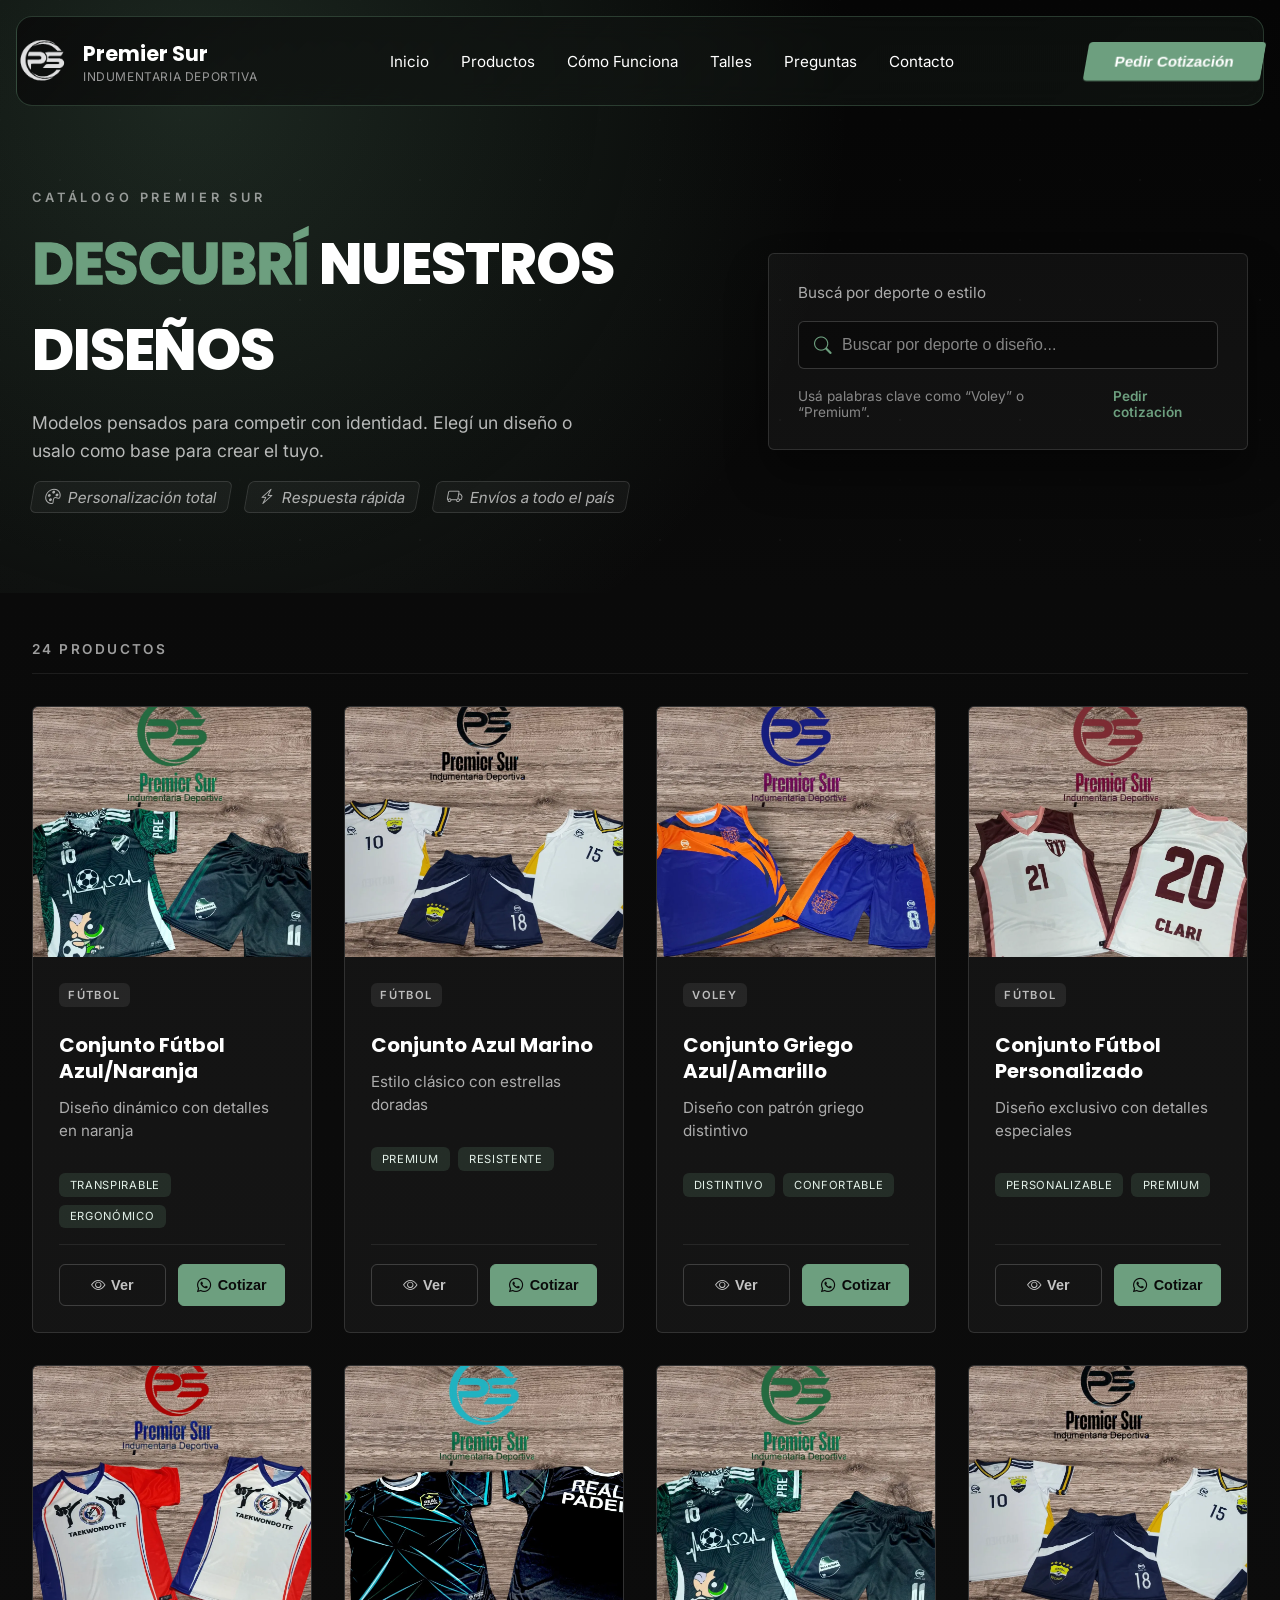
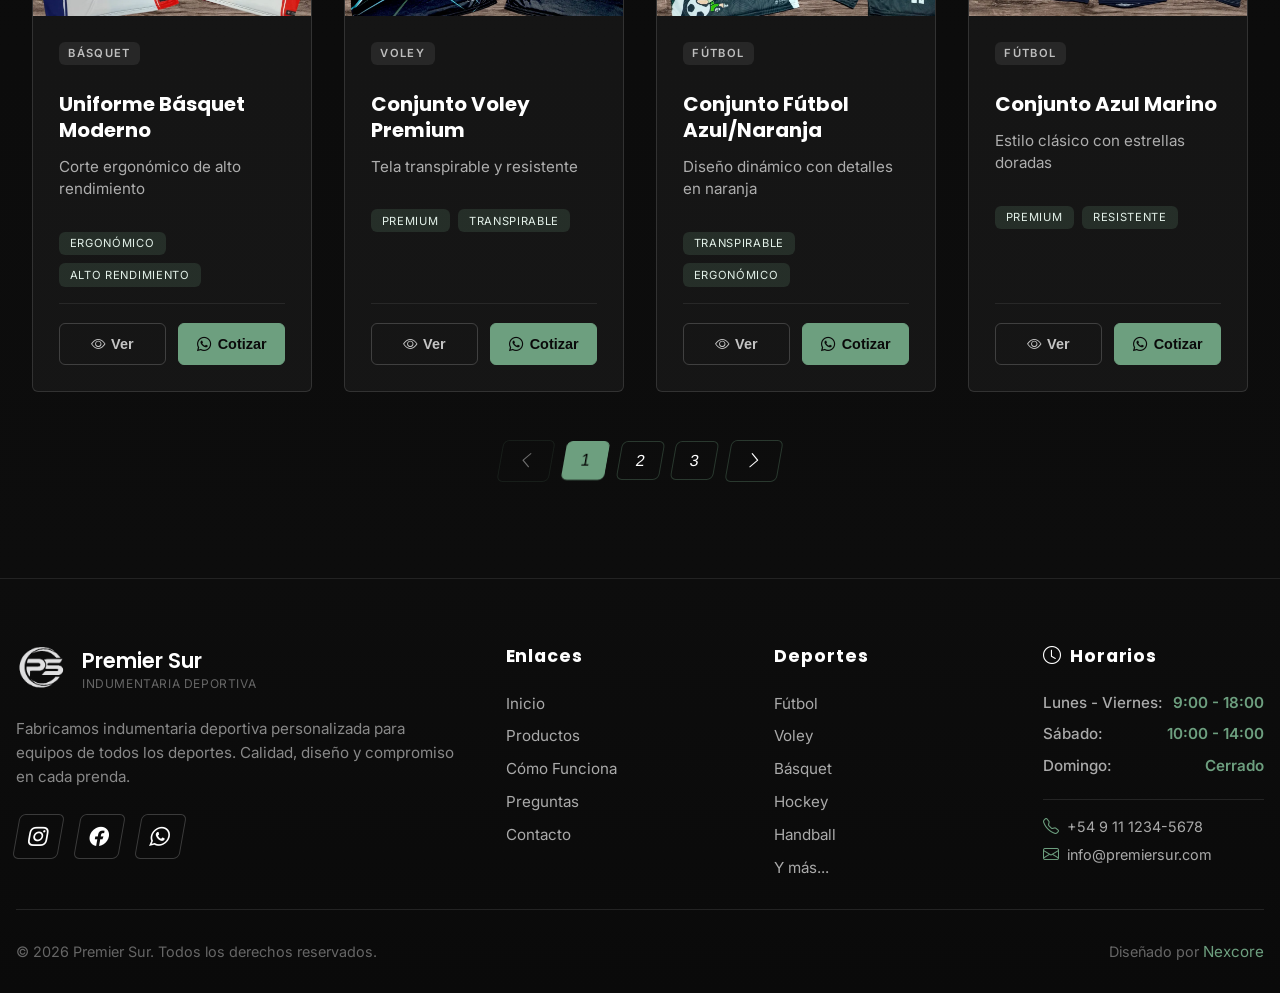
<file: catalogo/index.html>
<!doctype html>
<html lang="es">
  <head>
    <meta charset="UTF-8" />
    <meta name="viewport" content="width=device-width, initial-scale=1.0" />
    <title>Catálogo - Premier Sur</title>
    <link rel="stylesheet" href="../style.css" />
    <link
      rel="icon"
      type="image/png"
      href="../assets/Logos/Premier Sur - Logo.png"
    />
    <link rel="preconnect" href="https://fonts.googleapis.com" />
    <link rel="preconnect" href="https://fonts.gstatic.com" crossorigin />
    <link
      href="https://fonts.googleapis.com/css2?family=Inter:wght@300;400;500;600;700&family=Poppins:wght@600;700;800&display=swap"
      rel="stylesheet"
    />
    <link
      rel="stylesheet"
      href="https://cdnjs.cloudflare.com/ajax/libs/font-awesome/6.4.0/css/all.min.css"
    />
    <link
      rel="stylesheet"
      href="https://cdn.jsdelivr.net/npm/bootstrap-icons@1.11.0/font/bootstrap-icons.css"
    />
    <link rel="stylesheet" href="catalogo.css" />
  </head>
  <body>
    <!-- Progress Bar -->
    <div class="progress-bar" id="progressBar"></div>

    <!-- Navbar -->
    <nav class="navbar">
      <div class="navbar-container">
        <div class="logo">
          <a href="/" class="logo-link">
            <img
              src="../assets/Logos/Premier Sur - Logo.png"
              alt="Premier Sur Logo"
              class="logo-img"
            />
            <div class="logo-text">
              <h1>Premier Sur</h1>
              <p>INDUMENTARIA DEPORTIVA</p>
            </div>
          </a>
        </div>
        <ul class="nav-links">
          <li><a href="/">Inicio</a></li>
          <li><a href="/#productos">Productos</a></li>
          <li><a href="/#como-funciona">Cómo Funciona</a></li>
          <li><a href="/#talles">Talles</a></li>
          <li><a href="/#preguntas">Preguntas</a></li>
          <li><a href="/#contacto">Contacto</a></li>
        </ul>
        <button class="btn-primary">Pedir Cotización</button>
        <button
          class="menu-hamburguesa"
          id="menuHamburguesa"
          type="button"
          aria-label="Abrir menú de navegación"
          aria-expanded="false"
          aria-controls="navLinksMobile"
        >
          <span></span>
          <span></span>
          <span></span>
        </button>
      </div>
      <!-- Menú móvil -->
      <ul class="nav-links-mobile" id="navLinksMobile">
        <li><a href="/">Inicio</a></li>
        <li><a href="/#productos">Productos</a></li>
        <li><a href="/#como-funciona">Cómo Funciona</a></li>
        <li><a href="/#talles">Talles</a></li>
        <li><a href="/#preguntas">Preguntas</a></li>
        <li><a href="/#contacto">Contacto</a></li>
        <li><a href="#" class="btn-primary-mobile">Pedir Cotización</a></li>
      </ul>
    </nav>

    <!-- Header del Catálogo -->
    <section class="catalogo-header">
      <div class="catalogo-header-content">
        <div class="catalogo-hero">
          <div class="catalogo-hero-text">
            <span class="catalogo-eyebrow">Catálogo Premier Sur</span>
            <h1 class="catalogo-title">
              <span class="accent">DESCUBRÍ</span> NUESTROS DISEÑOS
            </h1>
            <p class="catalogo-subtitle">
              Modelos pensados para competir con identidad. Elegí un diseño o
              usalo como base para crear el tuyo.
            </p>
            <div class="catalogo-hero-meta">
              <span><i class="bi bi-palette"></i> Personalización total</span>
              <span><i class="bi bi-lightning-charge"></i> Respuesta rápida</span>
              <span><i class="bi bi-truck"></i> Envíos a todo el país</span>
            </div>
          </div>

          <div class="catalogo-hero-tools">
            <div class="catalogo-search-card">
              <div class="catalogo-search-head">
                <p>Buscá por deporte o estilo</p>
              </div>
              <div class="search-filter-bar">
                <div class="search-container">
                  <i class="bi bi-search"></i>
                  <input
                    type="text"
                    id="searchInput"
                    placeholder="Buscar por deporte o diseño..."
                    class="search-input"
                  />
                </div>
              </div>
              <div class="catalogo-search-footer">
                <span>Usá palabras clave como “Voley” o “Premium”.</span>
                <a href="/#cotizacion">Pedir cotización</a>
              </div>
            </div>
          </div>
        </div>
      </div>
    </section>

    <!-- Filtros y Productos -->
    <section class="catalogo-section">
      <div class="catalogo-container">
        <!-- Grid de Productos -->
        <div class="products-section">
          <div class="products-header">
            <span class="products-count" id="productsCount">6 productos</span>
          </div>
          <div class="products-grid" id="productsGrid"></div>
          <div class="pagination-container" id="paginationContainer"></div>
        </div>
      </div>
    </section>

    <!-- Footer -->
    <footer class="footer">
      <div class="footer-container">
        <!-- Columna Izquierda - Logo y Redes -->
        <div class="footer-column footer-brand">
          <div class="footer-logo">
            <img
              src="../assets/Logos/Premier Sur - Logo.png"
              alt="Premier Sur Logo"
              class="footer-logo-img"
              loading="lazy"
              decoding="async"
            />
            <div>
              <h3>Premier Sur</h3>
              <p>INDUMENTARIA DEPORTIVA</p>
            </div>
          </div>
          <p class="footer-description">
            Fabricamos indumentaria deportiva personalizada para equipos de
            todos los deportes. Calidad, diseño y compromiso en cada prenda.
          </p>
          <div class="footer-socials">
            <a
              href="https://instagram.com"
              target="_blank"
              rel="noopener"
              title="Instagram"
            >
              <i class="bi bi-instagram"></i>
            </a>
            <a
              href="https://facebook.com"
              target="_blank"
              rel="noopener"
              title="Facebook"
            >
              <i class="bi bi-facebook"></i>
            </a>
            <a
              href="https://wa.me/549XXXXXXXXX"
              target="_blank"
              rel="noopener"
              title="WhatsApp"
            >
              <i class="bi bi-whatsapp"></i>
            </a>
          </div>
        </div>

        <!-- Columna Central - Enlaces -->
        <div class="footer-column">
          <h4>Enlaces</h4>
          <ul>
            <li><a href="/#inicio">Inicio</a></li>
            <li><a href="/#productos">Productos</a></li>
            <li><a href="/#como-funciona">Cómo Funciona</a></li>
            <li><a href="/#preguntas">Preguntas</a></li>
            <li><a href="/#cotizacion">Contacto</a></li>
          </ul>
        </div>

        <!-- Columna Central-Derecha - Deportes -->
        <div class="footer-column">
          <h4>Deportes</h4>
          <ul>
            <li><a href="#">Fútbol</a></li>
            <li><a href="#">Voley</a></li>
            <li><a href="#">Básquet</a></li>
            <li><a href="#">Hockey</a></li>
            <li><a href="#">Handball</a></li>
            <li><a href="#">Y más...</a></li>
          </ul>
        </div>

        <!-- Columna Derecha - Horarios -->
        <div class="footer-column footer-hours">
          <h4><i class="bi bi-clock"></i> Horarios</h4>
          <div class="hours-list">
            <div class="hour-item">
              <span class="day">Lunes - Viernes:</span>
              <span class="time">9:00 - 18:00</span>
            </div>
            <div class="hour-item">
              <span class="day">Sábado:</span>
              <span class="time">10:00 - 14:00</span>
            </div>
            <div class="hour-item">
              <span class="day">Domingo:</span>
              <span class="time">Cerrado</span>
            </div>
          </div>
          <div class="contact-info">
            <p><i class="bi bi-telephone"></i> +54 9 11 1234-5678</p>
            <p><i class="bi bi-envelope"></i> info@premiersur.com</p>
          </div>
        </div>
      </div>

      <!-- Footer Bottom -->
      <div class="footer-bottom">
        <p>&copy; 2026 Premier Sur. Todos los derechos reservados.</p>
        <p>
          Diseñado por
          <a href="https://nexcore-gamma.vercel.app/" class="nexcore-link"
            >Nexcore</a
          >
        </p>
      </div>
    </footer>

    <button
      class="scroll-top-btn"
      id="scrollTopBtn"
      type="button"
      aria-label="Volver arriba"
      title="Volver arriba"
    >
      <i class="fas fa-arrow-up"></i>
    </button>

    <script defer src="../main.js"></script>
    <script defer src="catalogo.js"></script>
  </body>
</html>
</file>
<file: style.css>
﻿:root {
  --accent-color: #6d9f7f;
  --accent-dark: #5a8d6e;
  --accent-light: #8db89c;
}

html {
  scroll-behavior: smooth;
  overflow-x: hidden;
}

* {
  margin: 0;
  padding: 0;
  box-sizing: border-box;
}

body {
  font-family:
    "Inter",
    -apple-system,
    BlinkMacSystemFont,
    "Segoe UI",
    Roboto,
    Oxygen,
    Ubuntu,
    Cantarell,
    sans-serif;
  background-color: #0a0a0a;
  color: #fff;
  padding-top: 0rem;
  overflow-x: hidden;
}

body.menu-open {
  overflow: hidden;
}

.designs,
.como-funciona,
.talles,
.testimonios,
.cotizacion,
.banner-cta,
.contacto,
.faq-section,
.footer {
  content-visibility: auto;
  contain-intrinsic-size: 1px 900px;
}

.scroll-top-btn {
  position: fixed;
  right: 1.25rem;
  bottom: 1.25rem;
  width: 48px;
  height: 48px;
  border: 1px solid rgba(109, 159, 127, 0.45);
  border-radius: 6px;
  background: rgba(12, 15, 14, 0.9);
  color: #fff;
  display: inline-flex;
  align-items: center;
  justify-content: center;
  cursor: pointer;
  opacity: 0;
  visibility: hidden;
  transform: translateY(12px);
  pointer-events: none;
  transition:
    opacity 0.25s ease,
    transform 0.25s ease,
    visibility 0s linear 0.25s,
    background-color 0.25s ease,
    border-color 0.25s ease;
  z-index: 1200;
}

.scroll-top-btn.visible {
  opacity: 1;
  visibility: visible;
  pointer-events: auto;
  transform: translateY(0);
  transition:
    opacity 0.25s ease,
    transform 0.25s ease,
    background-color 0.25s ease,
    border-color 0.25s ease;
}

.scroll-top-btn:hover {
  background: rgba(109, 159, 127, 0.9);
  border-color: var(--accent-color);
}

@media (max-width: 768px) {
  .scroll-top-btn {
    width: 44px;
    height: 44px;
    right: 1rem;
    bottom: 1rem;
  }
}

/* Progress Bar */
.progress-bar {
  position: fixed;
  top: 0;
  left: 0;
  height: 3px;
  background: linear-gradient(
    90deg,
    var(--accent-color) 0%,
    var(--accent-light) 100%
  );
  width: 0%;
  z-index: 9999;
  transition: width 0.3s ease;
  box-shadow: 0 0 10px rgba(109, 159, 127, 0.5);
}

h1,
h2,
h3,
h4,
h5,
h6 {
  font-family:
    "Poppins",
    -apple-system,
    BlinkMacSystemFont,
    "Segoe UI",
    sans-serif;
}

/* Clase para resaltar palabras */
.accent {
  color: transparent;
  -webkit-text-stroke: 1.5px var(--accent-color);
  font-weight: 700;
}

/* ═══════════════════════════════════════════════════════════════════ */
/* SECCIÓN 1: NAVEGACIÓN                                                */
/* ═══════════════════════════════════════════════════════════════════ */

.navbar {
  background: linear-gradient(
    135deg,
    rgba(10, 10, 10, 0.85) 0%,
    rgba(109, 159, 127, 0.08) 100%
  );
  backdrop-filter: blur(12px);
  padding: 1.2rem 0;
  position: fixed;
  top: 1rem;
  left: 1rem;
  right: 1rem;
  z-index: 1000;
  border: 1px solid rgba(109, 159, 127, 0.3);
  border-radius: 16px;
}

.navbar-container {
  max-width: 1300px;
  margin: 0 auto;
  padding: 0rem;
  display: flex;
  justify-content: space-between;
  align-items: center;
}

.logo {
  display: flex;
  align-items: center;
  gap: 1rem;
}

.logo-img {
  height: 50px;
  width: auto;
  object-fit: contain;
}

.logo-circle {
  width: 50px;
  height: 50px;
  border: 2px solid #fff;
  border-radius: 50%;
  display: flex;
  align-items: center;
  justify-content: center;
  font-weight: bold;
  font-size: 1.5rem;
  display: none;
}

.logo-text h1 {
  font-family: "Poppins", sans-serif;
  font-size: 1.3rem;
  font-weight: 700;
  margin: 0;
}

.logo-text p {
  font-size: 0.75rem;
  color: #999;
  margin: 0;
  letter-spacing: 0.05em;
}

.nav-links {
  display: flex;
  list-style: none;
  gap: 2rem;
}

.nav-links a {
  color: #fff;
  text-decoration: none;
  font-size: 0.95rem;
  transition: color 0.3s ease;
}

.nav-links a:hover {
  color: #ccc;
}

.btn-primary {
  background-color: var(--accent-color);
  color: #fff;
  border: none;
  padding: 0.7rem 1.8rem;
  border-radius: 4px;
  cursor: pointer;
  font-weight: 600;
  font-size: 0.95rem;
  transition: all 0.3s ease;
  transform: skewX(-10deg);
}

.btn-primary:hover {
  background-color: var(--accent-dark);
  transform: translateY(-2px);
  transform: skewX(-10deg);
}

.btn-outline {
  background-color: transparent;
  color: #fff;
  border: 1.5px solid rgba(255, 255, 255, 0.35);
  padding: 0.7rem 1.8rem;
  border-radius: 4px;
  cursor: pointer;
  font-weight: 600;
  font-size: 0.95rem;
  transition: all 0.3s ease;
  transform: skewX(-10deg);
}

.btn-outline:hover {
  border-color: var(--accent-color);
  color: var(--accent-color);
  transform: skewX(-10deg) translateY(-2px);
}

/* Menú Hamburguesa */
.menu-hamburguesa {
  display: none;
  flex-direction: column;
  justify-content: center;
  align-items: center;
  width: 42px;
  height: 42px;
  background-color: rgba(109, 159, 127, 0.1);
  border: 1.5px solid rgba(109, 159, 127, 0.4);
  border-radius: 8px;
  cursor: pointer;
  gap: 0.4rem;
  padding: 0;
  z-index: 1002;
  transition: all 0.3s ease;
}

.menu-hamburguesa:hover {
  background-color: rgba(109, 159, 127, 0.15);
  border-color: rgba(109, 159, 127, 0.6);
}

.menu-hamburguesa span {
  width: 22px;
  height: 2.5px;
  background-color: #fff;
  border-radius: 2px;
  transition: all 0.3s ease;
  transform-origin: center;
}

.menu-hamburguesa.active span:nth-child(1) {
  transform: rotate(45deg) translate(10px, 10px);
}

.menu-hamburguesa.active span:nth-child(2) {
  opacity: 0;
}

.menu-hamburguesa.active span:nth-child(3) {
  transform: rotate(-45deg) translate(7px, -7px);
}

/* Menú Móvil */
.nav-links-mobile {
  display: flex;
  list-style: none;
  flex-direction: column;
  gap: 0;
  background: linear-gradient(180deg, rgb(10, 10, 10) 0%, rgb(22, 22, 22) 100%);
  padding: 0.25rem 0;
  position: absolute;
  top: 100%;
  left: 0;
  right: 0;
  border-radius: 0 0 16px 16px;
  border-top: 1px solid rgba(255, 255, 255, 0.1);
  box-shadow: 0 18px 32px rgba(0, 0, 0, 0.45);
  max-height: 0;
  opacity: 0;
  overflow: hidden;
  visibility: hidden;
  pointer-events: none;
  transform: translateY(-8px);
  transition:
    max-height 0.35s ease,
    opacity 0.25s ease,
    transform 0.25s ease,
    visibility 0s linear 0.35s;
}

.nav-links-mobile.active {
  max-height: 420px;
  opacity: 1;
  visibility: visible;
  pointer-events: auto;
  transform: translateY(0);
  transition:
    max-height 0.35s ease,
    opacity 0.25s ease,
    transform 0.25s ease;
}

.nav-links-mobile li {
  border-bottom: 1px solid rgba(255, 255, 255, 0.05);
}

.nav-links-mobile a {
  color: #fff;
  text-decoration: none;
  font-size: 0.95rem;
  display: block;
  padding: 1rem 2rem;
  transition: background-color 0.3s ease;
}

.nav-links-mobile a:hover {
  background-color: rgba(255, 255, 255, 0.1);
}

.btn-primary-mobile {
  background-color: var(--accent-color);
  color: #fff;
  font-weight: 600;
  margin: 1rem 2rem;
  padding: 0.75rem 1rem;
  border-radius: 8px;
  text-align: center;
  text-decoration: none;
  display: block;
  border: none;
  cursor: pointer;
  transition: all 0.3s ease;
}

.btn-primary-mobile:hover {
  background-color: var(--accent-dark);
  transform: translateY(-2px);
  box-shadow: 0 8px 16px rgba(109, 159, 127, 0.3);
}

/* Media Queries - Tablet Landscape */
@media (max-width: 1024px) and (min-width: 769px) {
  .logo-text {
    display: none;
  }

  .navbar {
    margin-bottom: 0rem;
    padding: 0.8rem 2rem;
    top: 1.5rem;
    left: 0.5rem;
    right: 0.5rem;
  }
}

/* Media Queries - Tablet y Móvil */
@media (max-width: 768px) {
  .navbar {
    margin-bottom: 0rem;
    padding: 0.6rem 0;
    top: 1rem;
    left: 0.5rem;
    right: 0.5rem;
  }

  .navbar-container {
    padding: 0 1rem;
  }

  .logo-circle {
    width: 40px;
    height: 40px;
    font-size: 1.2rem;
  }

  .logo-text h1 {
    font-size: 0.9rem;
  }

  .logo-text p {
    display: none;
  }

  .nav-links {
    display: none;
  }

  .btn-primary {
    display: none;
  }

  .menu-hamburguesa {
    display: flex;
  }

  .nav-links-mobile {
    border-top: 1px solid rgba(109, 159, 127, 0.3);
  }

  .hero {
    padding: 3.5rem 1rem 0 1rem;
    min-height: 100vh;
  }

  .hero-content {
    margin-top: 0rem;
  }

  .hero-player-bg {
    max-width: 100%;
    max-height: 400px;
  }

  .hero-player-bg-right {
    max-width: 100%;
    max-height: 400px;
  }
}

@media (min-width: 769px) {
  .nav-links-mobile {
    display: none;
  }
}

/* ═══════════════════════════════════════════════════════════════════ */
/* SECCIÓN 2: HERO                                                      */
/* ═══════════════════════════════════════════════════════════════════ */

.hero {
  min-height: 100vh;
  display: flex;
  align-items: center;
  justify-content: center;
  padding: 7rem 1rem 0 1rem;
  background-color: #0a0a0a;
  background-image:
    radial-gradient(
      1200px 600px at 12% 8%,
      rgba(109, 159, 127, 0.18),
      transparent 60%
    ),
    radial-gradient(
      900px 520px at 88% 28%,
      rgba(109, 159, 127, 0.12),
      transparent 58%
    ),
    repeating-linear-gradient(
      135deg,
      rgba(109, 159, 127, 0.2) 0px,
      rgba(109, 159, 127, 0.2) 2px,
      transparent 2px,
      transparent 18px
    ),
    radial-gradient(circle, rgba(255, 255, 255, 0.06) 1px, transparent 1px);
  background-size:
    100% 100%,
    100% 100%,
    180px 180px,
    22px 22px;
  background-position:
    center,
    center,
    center,
    0 0;
  background-blend-mode: screen, screen, normal, normal;
  text-align: center;
  position: relative;
  z-index: 0;
  overflow: hidden;
}

.hero::before {
  content: "";
  position: absolute;
  top: 0;
  left: 0;
  width: 100%;
  height: 100%;
  background: linear-gradient(
    to bottom,
    transparent 60%,
    rgba(0, 0, 0, 0.95) 100%
  );
  pointer-events: none;
  z-index: 2;
}

.hero-content {
  max-width: 1300px;
  margin-top: 0rem;
  padding: 0 2rem;
  position: relative;
  z-index: 3;
}

.hero-player-bg {
  position: absolute;
  bottom: -40px;
  left: -120px;
  max-width: 50%;
  height: auto;
  max-height: 100%;
  object-fit: contain;
  z-index: 1;
  opacity: 1;
  pointer-events: none;
  filter: drop-shadow(0 18px 35px rgb(0, 0, 0)) brightness(0.78);
  --parallax-x: 0px;
  --parallax-y: 0px;
  --base-x: 0px;
  --base-y: 0px;
  transform: translate3d(
    calc(var(--base-x) + var(--parallax-x)),
    calc(var(--base-y) + var(--parallax-y)),
    0
  );
  will-change: transform;
  animation: slideInLeft 0.8s ease-out 0.3s both;
}

.hero-player-bg-right {
  position: absolute;
  bottom: -30px;
  right: -120px;
  max-width: 50%;
  height: auto;
  max-height: 100%;
  object-fit: contain;
  z-index: 1;
  opacity: 1;
  pointer-events: none;
  filter: drop-shadow(0 18px 35px rgb(0, 0, 0)) brightness(0.78);
  --parallax-x: 0px;
  --parallax-y: 0px;
  --base-x: 0px;
  --base-y: 0px;
  transform: translate3d(
    calc(var(--base-x) + var(--parallax-x)),
    calc(var(--base-y) + var(--parallax-y)),
    0
  );
  will-change: transform;
  animation: slideInRight 0.8s ease-out 0.3s both;
}

@keyframes slideInLeft {
  from {
    opacity: 0;
    transform: translate3d(
      calc(var(--base-x) + var(--parallax-x) - 100px),
      calc(var(--base-y) + var(--parallax-y)),
      0
    );
  }
  to {
    opacity: 1;
    transform: translate3d(
      calc(var(--base-x) + var(--parallax-x)),
      calc(var(--base-y) + var(--parallax-y)),
      0
    );
  }
}

@keyframes slideInRight {
  from {
    opacity: 0;
    transform: translate3d(
      calc(var(--base-x) + var(--parallax-x) + 100px),
      calc(var(--base-y) + var(--parallax-y)),
      0
    );
  }
  to {
    opacity: 1;
    transform: translate3d(
      calc(var(--base-x) + var(--parallax-x)),
      calc(var(--base-y) + var(--parallax-y)),
      0
    );
  }
}


.hero-subtitle {
  color: #888;
  font-size: clamp(0.9rem, 0.25vw + 0.8rem, 0.95rem);
  margin-bottom: 1.5rem;
  letter-spacing: 0.05em;
  display: inline-flex;
  align-items: center;
  gap: 0.6rem;
  background-color: rgba(255, 255, 255, 0.08);
  padding: 0.6rem 1.2rem;
  border-radius: 25px;
  border: 1px solid rgba(255, 255, 255, 0.1);
}

.hero-subtitle i {
  font-size: 1rem;
  color: #fff;
}

.hero-title {
  font-family: "Poppins", sans-serif;
  font-size: clamp(4.8rem, 3.4vw + 2.2rem, 6rem);
  font-weight: 800;
  line-height: 1.1;
  margin-bottom: 2rem;
  letter-spacing: -0.02em;
  width: 100%;
  text-shadow:
    0 2px 4px rgba(0, 0, 0, 0.37),
    0 4px 8px rgba(0, 0, 0, 0.319),
    0 8px 16px rgba(0, 0, 0, 0.6),
    0 12px 24px rgba(0, 0, 0, 0.5);
}

.hero-description {
  font-size: clamp(1rem, 0.35vw + 0.9rem, 1.1rem);
  color: #aaa;
  line-height: 1.6;
  margin-bottom: 3rem;
  max-width: 800px;
  margin-left: auto;
  margin-right: auto;
  text-shadow:
    0 2px 4px rgba(0, 0, 0, 0.37),
    0 4px 8px rgba(0, 0, 0, 0.319),
    0 8px 16px rgba(0, 0, 0, 0.6),
    0 12px 24px rgba(0, 0, 0, 0.5);
}

@media (max-width: 1024px) {
  .hero {
    padding: 6rem 1rem 0 1rem;
  }

  .hero-subtitle {
    font-size: 0.9rem;
  }

  .hero-title {
    font-size: 4.4rem;
  }

  .hero-description {
    font-size: 1rem;
    max-width: 700px;
  }

  .hero-stats {
    gap: 2rem;
  }
}

/* Botones Hero */
.hero-buttons {
  display: flex;
  gap: 1.5rem;
  justify-content: center;
  margin-bottom: 2rem;
  flex-wrap: wrap;
  transform: skewX(-10deg);
}

.btn-secondary {
  background-color: var(--accent-color);
  color: #fff;
  border: none;
  padding: 1rem 2rem;
  border-radius: 4px;
  cursor: pointer;
  font-weight: 600;
  font-size: 1rem;
  transition: all 0.3s ease;
  text-decoration: none;
}

.btn-secondary:hover {
  background-color: var(--accent-dark);
  transform: translateY(-3px);
}

.btn-secondary span {
  margin-left: 0.5rem;
}

.btn-whatsapp {
  background-color: transparent;
  color: var(--accent-color);
  border: 2px solid var(--accent-color);
  padding: 1rem 2rem;
  border-radius: 4px;
  cursor: pointer;
  font-weight: 600;
  font-size: 1rem;
  transition: all 0.3s ease;
}

.btn-whatsapp:hover {
  background-color: var(--accent-color);
  color: #fff;
  transform: translateY(-3px);
}

/* Estadísticas */
.hero-stats {
  display: flex;
  justify-content: space-around;
  gap: 3rem;
  padding-top: 3rem;
  border-top: 1px solid rgba(255, 255, 255, 0.1);
  flex-wrap: wrap;
  max-width: 800px;
  margin: 0 auto;
}

.stat {
  display: flex;
  flex-direction: column;
  align-items: center;
}

.stat i {
  font-size: 2.5rem;
  color: #fff;
  margin-bottom: 0.5rem;
}

.stat h3 {
  font-family: "Poppins", sans-serif;
  font-size: 2.5rem;
  font-weight: 800;
  margin-bottom: 0.5rem;
}

.stat p {
  color: #888;
  font-size: 0.95rem;
}

/* ═══════════════════════════════════════════════════════════════════ */
/* SECCIÓN 3: NUESTROS DISEÑOS                                          */
/* ═══════════════════════════════════════════════════════════════════ */

.designs {
  padding: 6rem 1rem;
  background: linear-gradient(180deg, #0a0a0a 0%, #0d0d0d 100%);
  position: relative;
}

.designs::before {
  content: "";
  position: absolute;
  top: 0;
  left: 0;
  right: 0;
  height: 1px;
  background: linear-gradient(
    90deg,
    transparent 0%,
    rgba(255, 255, 255, 0.2) 50%,
    transparent 100%
  );
}

.designs-container {
  max-width: 1300px;
  margin: 0 auto;
}

.designs-header {
  display: flex;
  flex-direction: column;
  gap: 2rem;
  margin-bottom: 3rem;
  padding: 0;
}

.designs-footer {
  display: flex;
  justify-content: space-between;
  align-items: flex-start;
  gap: 3rem;
}

.designs-content {
  flex: 1;
}

.designs-title {
  font-family: "Poppins", sans-serif;
  font-size: clamp(3.2rem, 2.6vw + 1.6rem, 4.5rem);
  font-weight: 800;
  margin-bottom: -1.5rem;
  text-align: left;
  letter-spacing: -0.02em;
}

.designs-description {
  font-size: 1rem;
  color: #888;
  max-width: 600px;
  text-align: left;
  line-height: 1.6;
  margin: 0;
}

/* Filtros */
.filters {
  display: flex;
  gap: 1.5rem;
  flex-wrap: wrap;
  justify-content: flex-end;
  align-items: center;
}

.filter-btn {
  background-color: #2a2a2a;
  color: #fff;
  border: none;
  padding: 0.7rem 1.8rem;
  border-radius: 4px;
  cursor: pointer;
  font-weight: 600;
  font-size: 0.85rem;
  transition: all 0.3s ease;
  text-transform: uppercase;
  letter-spacing: 0.05em;
  transform: skewX(-10deg);
}

.filter-btn:hover {
  background-color: #3a3a3a;
  transform: skewX(-10deg) translateY(-2px);
}

.filter-btn.active {
  background-color: var(--accent-color);
  color: #000;
  border: none;
  box-shadow: 0 4px 12px rgba(109, 159, 127, 0.4);
}

/* Carrusel */
.carousel-container {
  display: flex;
  align-items: center;
  gap: 2rem;
  position: relative;
}

.carousel-nav {
  background-color: transparent;
  color: #fff;
  border: 2px solid rgba(255, 255, 255, 0.5);
  width: 50px;
  height: 50px;
  border-radius: 50%;
  cursor: pointer;
  display: flex;
  align-items: center;
  justify-content: center;
  font-size: 1.2rem;
  transition: all 0.3s ease;
  flex-shrink: 0;
}

.carousel-nav:hover {
  background-color: #fff;
  color: #000;
  border-color: #fff;
}

.carousel {
  display: flex;
  gap: 2rem;
  overflow-x: auto;
  padding: 1rem 0;
  scroll-behavior: smooth;
  flex: 1;
  cursor: grab;
}

.carousel.is-dragging {
  cursor: grabbing;
  user-select: none;
}

.carousel img {
  -webkit-user-drag: none;
  user-select: none;
}

.carousel::-webkit-scrollbar {
  height: 8px;
}

.carousel::-webkit-scrollbar-track {
  background: rgba(255, 255, 255, 0.08);
  border-radius: 10px;
  margin: 0 10px;
}

.carousel::-webkit-scrollbar-thumb {
  background: linear-gradient(
    90deg,
    rgba(255, 255, 255, 0.4),
    rgba(255, 255, 255, 0.6)
  );
  border-radius: 10px;
  transition: all 0.3s ease;
}

.carousel::-webkit-scrollbar-thumb:hover {
  background: linear-gradient(
    90deg,
    rgba(255, 255, 255, 0.7),
    rgba(255, 255, 255, 0.9)
  );
  box-shadow: 0 0 10px rgba(255, 255, 255, 0.3);
}

/* Scrollbar General */
::-webkit-scrollbar {
  width: 10px;
}

::-webkit-scrollbar-track {
  background: #0a0a0a;
}

::-webkit-scrollbar-thumb {
  background: linear-gradient(
    180deg,
    rgba(255, 255, 255, 0.3),
    rgba(255, 255, 255, 0.5)
  );
  border-radius: 5px;
  border: 2px solid #0a0a0a;
  transition: all 0.3s ease;
}

::-webkit-scrollbar-thumb:hover {
  background: linear-gradient(
    180deg,
    rgba(255, 255, 255, 0.6),
    rgba(255, 255, 255, 0.8)
  );
  box-shadow: 0 0 15px rgba(255, 255, 255, 0.2);
}

/* Scrollbar Firefox */
* {
  scrollbar-width: thin;
  scrollbar-color: rgba(255, 255, 255, 0.4) #0a0a0a;
}

/* Tarjetas de Productos */
.product-card {
  min-width: 280px;
  background-color: rgba(255, 255, 255, 0.05);
  border-radius: 6px;
  overflow: hidden;
  transition: all 0.3s ease;
  cursor: pointer;
  flex-shrink: 0;
  border: 1px solid rgba(255, 255, 255, 0.1);
}

.product-card:hover {
  background-color: rgba(255, 255, 255, 0.1);
  transform: translateY(-5px);
  border-color: var(--accent-color);
  box-shadow: 0 0 20px rgba(109, 159, 127, 0.2);
}

.product-image {
  width: 100%;
  height: 250px;
  overflow: hidden;
  background-color: rgba(255, 255, 255, 0.05);
}

.product-image img {
  width: 100%;
  height: 100%;
  object-fit: cover;
  transition: transform 0.3s ease;
}

.product-card:hover .product-image img {
  transform: scale(1.05);
}

.product-info {
  padding: 1.5rem;
}

.product-category {
  display: inline-block;
  background-color: rgba(109, 159, 127, 0.15);
  color: var(--accent-light);
  padding: 0.4rem 0.8rem;
  border-radius: 4px;
  font-size: 0.8rem;
  font-weight: 600;
  margin-bottom: 0.8rem;
  transition: all 0.3s ease;
}

.product-title {
  font-family: "Poppins", sans-serif;
  font-size: 1.2rem;
  font-weight: 700;
  margin-bottom: 0.5rem;
  line-height: 1.3;
}

.product-description {
  color: #888;
  font-size: 0.9rem;
  line-height: 1.5;
}

/* Botones Productos */
.products-buttons {
  display: flex;
  gap: 2rem;
  justify-content: center;
  margin-top: 4rem;
  flex-wrap: wrap;
}

.btn-catalog,
.btn-design {
  display: inline-flex;
  align-items: center;
  gap: 0.8rem;
  padding: 1rem 2.5rem;
  border-radius: 4px;
  border: none;
  font-weight: 600;
  font-size: 1rem;
  cursor: pointer;
  transition: all 0.3s ease;
  text-decoration: none;
  transform: skewX(-10deg);
}

.btn-catalog {
  background-color: var(--accent-color);
  color: #fff;
}

.btn-catalog:hover {
  background-color: var(--accent-dark);
  transform: translateY(-3px) skewX(-10deg);
}

.btn-design {
  background-color: transparent;
  color: var(--accent-color);
  border: 2px solid var(--accent-color);
  transform: skewX(-10deg);
}

.btn-design:hover {
  background-color: var(--accent-color);
  color: #fff;
  transform: translateY(-3px) skewX(-10deg);
}

/* Responsive */
@media (max-width: 768px) {
  .navbar-container {
    flex-wrap: wrap;
    gap: 1rem;
  }

  .nav-links {
    gap: 1rem;
    font-size: 0.85rem;
  }

  .hero {
    padding: 7rem 0.5rem 0 0.5rem;
    text-align: center;
  }

  .hero::before {
    background: linear-gradient(
      to bottom,
      transparent 72%,
      rgba(0, 0, 0, 0.55) 100%
    );
  }

  .hero-content {
    padding: 0 1.5rem;
  }

  .hero-subtitle {
    font-size: 0.8rem;
    margin-bottom: 1.2rem;
    padding: 0.5rem 1rem;
    gap: 0.5rem;
  }

  .hero-subtitle i {
    font-size: 0.9rem;
  }

  .hero-title {
    font-size: 2.2rem;
    line-height: 1.3;
    margin-bottom: 1.5rem;
    letter-spacing: -0.01em;
  }


  .hero-description {
    font-size: 0.95rem;
    line-height: 1.5;
    margin: 0 0 2rem 0;
    max-width: 100%;
  }

  .hero-buttons {
    flex-direction: column;
    gap: 1rem;
    justify-content: flex-start;
  }

  .btn-secondary,
  .btn-whatsapp {
    width: 100%;
  }

  .hero-stats {
    flex-direction: row;
    gap: 1rem;
    padding-top: 2rem;
  }

  .stat {
    flex: 1;
    min-width: 0;
  }

  .stat i {
    font-size: 1.5rem;
    margin-bottom: 0.25rem;
  }

  .stat h3 {
    font-size: 1.5rem;
    margin-bottom: 0.25rem;
    line-height: 1.1;
  }

  .stat p {
    font-size: 0.75rem;
  }

  .hero-player-bg {
    display: block;
    left: 50%;
    bottom: -60px;
    --base-x: -50%;
    max-width: 150%;
    opacity: 0.9;
    z-index: 1;
    animation: none;
    filter: drop-shadow(0 18px 35px rgb(0, 0, 0)) brightness(0.78);
  }

  .hero-player-bg-right {
    display: none;
  }

  .logo-text h1 {
    font-size: 1rem;
  }

  /* Responsive Diseños */
  .designs-header {
    flex-direction: column;
    gap: 1.5rem;
    padding: 0;
  }

  .designs-footer {
    flex-direction: column;
    align-items: flex-start;
    gap: 1.5rem;
    width: 100%;
  }

  .designs-title {
    font-size: 3.5rem;
    line-height: 1.2;
  }

  .designs-description {
    font-size: 0.9rem;
    text-align: left;
  }

  .filters {
    gap: 0.6rem;
    justify-content: flex-start;
    width: 100%;
  }

  .filter-btn {
    padding: 0.4rem 0.9rem;
    font-size: 0.75rem;
  }

  .carousel-container {
    gap: 1rem;
  }

  .carousel-nav {
    width: 40px;
    height: 40px;
    font-size: 1rem;
  }

  .carousel {
    gap: 1rem;
  }

  .product-card {
    min-width: 250px;
  }

  .product-image {
    height: 200px;
  }

  .product-title {
    font-size: 1rem;
  }

  .product-description {
    font-size: 0.85rem;
  }

  .products-buttons {
    gap: 1rem;
    margin-top: 3rem;
  }

  .btn-catalog,
  .btn-design {
    padding: 0.8rem 1.5rem;
    font-size: 0.9rem;
    width: auto;
  }

  /* Responsive Cómo Funciona */
  .como-funciona-title {
    font-size: 2.8rem;
    line-height: 1.2;
  }

  .como-funciona-subtitle {
    font-size: 0.95rem;
  }

  .como-funciona-metrics {
    grid-template-columns: 1fr;
  }

  .como-step {
    grid-template-columns: 1fr;
  }
}

/* ═══════════════════════════════════════════════════════════════════ */
/* SECCIÓN 3.5: BANNER ANIMADO                                          */
/* ═══════════════════════════════════════════════════════════════════ */

.banner-animado {
  background: linear-gradient(90deg, #0a0a0a 0%, #1a1a1a 50%, #0a0a0a 100%);
  padding: 4.5rem 0;
  overflow: hidden;
  position: relative;
  border-top: 1px solid rgba(109, 159, 127, 0.3);
  border-bottom: 1px solid rgba(109, 159, 127, 0.3);
}

.banner-contenido {
  display: flex;
  align-items: center;
  gap: 3rem;
  white-space: nowrap;
  animation: deslizar 18s linear infinite;
  padding: 0 1rem;
  will-change: transform;
}

.banner-texto {
  font-size: clamp(2.6rem, 2.2vw + 1.5rem, 3.8rem);
  font-weight: 700;
  color: var(--accent-color);
  text-shadow: 0 4px 12px rgba(0, 0, 0, 0.8);
  flex-shrink: 0;
  transform: skewX(-10deg);
  -webkit-text-stroke: 1.5px var(--accent-color);
}

.banner-separador {
  font-size: 2.5rem;
  color: var(--accent-color);
  flex-shrink: 0;
  opacity: 0.8;
}

@keyframes deslizar {
  0% {
    transform: translateX(0);
  }
  100% {
    transform: translateX(-100%);
  }
}

/* Responsive Banner */
@media (max-width: 768px) {
  .banner-animado {
    padding: 4.5rem 0;
  }

  .banner-texto {
    font-size: 2.6rem;
  }

  .banner-separador {
    font-size: 1.2rem;
  }

  .banner-contenido {
    gap: 1.5rem;
    animation: deslizar 10s linear infinite;
  }
}

/* ═══════════════════════════════════════════════════════════════════ */
/* SECCIÓN 4: CÓMO FUNCIONA                                             */
/* ═══════════════════════════════════════════════════════════════════ */

.como-funciona {
  padding: 6rem 1rem;
  background: #0a0a0a;
  position: relative;
  overflow: hidden;
  border-bottom: solid 1px rgba(109, 159, 127, 0.3);
}

.como-funciona-container {
  max-width: 1300px;
  margin: 0 auto;
  position: relative;
  z-index: 1;
}

.como-funciona-header {
  display: grid;
  grid-template-columns: minmax(0, 1.1fr) minmax(0, 0.9fr);
  gap: 2.5rem;
  align-items: end;
  margin-bottom: 3.5rem;
}

.como-funciona-copy {
  display: flex;
  flex-direction: column;
  gap: 0.8rem;
}

.como-funciona-eyebrow {
  text-transform: uppercase;
  letter-spacing: 0.3em;
  font-size: 0.8rem;
  color: rgba(255, 255, 255, 0.55);
  font-weight: 600;
}

.como-funciona-title {
  font-family: "Poppins", sans-serif;
  font-size: clamp(2.8rem, 2.1vw + 1.5rem, 3.6rem);
  font-weight: 800;
  margin: 0;
  text-align: start;
  letter-spacing: -0.02em;
}

.como-funciona-subtitle {
  font-size: 1.05rem;
  color: rgba(255, 255, 255, 0.65);
  margin: 0;
  text-align: start;
  line-height: 1.6;
  max-width: 560px;
}

.como-funciona-metrics {
  display: grid;
  grid-template-columns: repeat(3, minmax(0, 1fr));
  gap: 1rem;
}

.como-metric {
  background: rgba(255, 255, 255, 0.05);
  border: 1px solid rgba(255, 255, 255, 0.12);
  border-radius: 6px;
  padding: 1.2rem 1.4rem;
  display: flex;
  flex-direction: column;
  gap: 0.3rem;
}

.como-metric-value {
  font-size: 1.2rem;
  font-weight: 700;
  color: #fff;
}

.como-metric-label {
  font-size: 0.8rem;
  color: rgba(255, 255, 255, 0.6);
  text-transform: uppercase;
  letter-spacing: 0.12em;
}

.como-funciona-grid {
  display: grid;
  grid-template-columns: minmax(0, 1.2fr) minmax(0, 0.8fr);
  gap: 2.5rem;
  align-items: start;
}

.como-steps {
  display: flex;
  flex-direction: column;
  gap: 1.2rem;
  position: relative;
}

.como-step {
  display: grid;
  grid-template-columns: auto auto 1fr;
  gap: 1rem;
  align-items: start;
  padding: 1.2rem 1.4rem;
  background: rgba(255, 255, 255, 0.04);
  border: 1px solid rgba(255, 255, 255, 0.12);
  border-radius: 6px;
  position: relative;
}

.como-step-index {
  width: 48px;
  height: 48px;
  border-radius: 6px;
  background: rgba(109, 159, 127, 0.18);
  border: 1px solid rgba(109, 159, 127, 0.35);
  display: flex;
  align-items: center;
  justify-content: center;
  font-weight: 700;
  color: var(--accent-color);
}

.como-step-icon {
  width: 48px;
  height: 48px;
  border-radius: 6px;
  background: rgba(255, 255, 255, 0.06);
  border: 1px solid rgba(255, 255, 255, 0.12);
  display: flex;
  align-items: center;
  justify-content: center;
  color: var(--accent-color);
  font-size: 1.2rem;
}

.como-step-body h3 {
  margin: 0 0 0.4rem;
  font-size: 1.1rem;
  font-weight: 700;
}

.como-step-body p {
  margin: 0;
  color: rgba(255, 255, 255, 0.65);
  font-size: 0.95rem;
  line-height: 1.6;
}

.como-funciona-aside {
  display: flex;
  flex-direction: column;
  gap: 1.2rem;
}

.como-aside-card {
  background: rgba(255, 255, 255, 0.05);
  border: 1px solid rgba(255, 255, 255, 0.12);
  border-radius: 6px;
  padding: 1.6rem;
}

.como-aside-card h3 {
  margin: 0 0 1rem;
  font-size: 1.3rem;
}

.como-checklist {
  list-style: none;
  margin: 0 0 1.4rem;
  padding: 0;
  display: grid;
  gap: 0.8rem;
}

.como-checklist li {
  display: flex;
  gap: 0.7rem;
  align-items: flex-start;
  color: rgba(255, 255, 255, 0.7);
  font-size: 0.95rem;
}

.como-checklist i {
  color: var(--accent-color);
  font-size: 1.1rem;
  margin-top: 0.1rem;
}

.como-aside-actions {
  display: flex;
  flex-wrap: wrap;
  gap: 0.8rem;
}

.como-aside-primary,
.como-aside-secondary {
  display: inline-flex;
  align-items: center;
  justify-content: center;
  padding: 0.8rem 1.6rem;
  border-radius: 6px;
  font-weight: 600;
  font-size: 0.95rem;
  text-decoration: none;
  transition: all 0.3s ease;
  transform: skewX(-10deg);
}

.como-aside-primary {
  background: var(--accent-color);
  color: #0a0a0a;
}

.como-aside-primary:hover {
  transform: translateY(-2px);
}

.como-aside-secondary {
  border: 1px solid rgba(255, 255, 255, 0.25);
  color: #fff;
}

.como-aside-secondary:hover {
  border-color: var(--accent-color);
  color: var(--accent-color);
}

.como-aside-note {
  padding: 1rem 1.2rem;
  border-radius: 6px;
  background: rgba(255, 255, 255, 0.04);
  border: 1px dashed rgba(255, 255, 255, 0.2);
  color: rgba(255, 255, 255, 0.6);
  font-size: 0.9rem;
}

@media (max-width: 1024px) {
  .como-funciona-header {
    grid-template-columns: 1fr;
  }

  .como-funciona-metrics {
    grid-template-columns: repeat(3, minmax(0, 1fr));
    gap: 0.8rem;
  }

  .como-metric {
    padding: 1rem 1.1rem;
  }

  .como-funciona-grid {
    grid-template-columns: 1fr;
  }

  .como-steps {
    display: grid;
    grid-template-columns: repeat(2, minmax(0, 1fr));
  }

  .como-steps::before {
    left: 24px;
  }
}

@media (max-width: 768px) {
  .como-funciona {
    padding: 4rem 1rem;
  }

  .como-funciona-title {
    font-size: 2.8rem;
  }

  .como-funciona-metrics {
    grid-template-columns: 1fr;
  }

  .como-steps {
    grid-template-columns: 1fr;
  }

  .como-steps::before {
    display: none;
  }

  .como-step {
    display: block;
    position: relative;
    padding: 5.2rem 1.4rem 1.2rem;
  }

  .como-step-icon,
  .como-step-index {
    position: absolute;
    top: 1rem;
  }

  .como-step-icon {
    left: 1rem;
  }

  .como-step-index {
    right: 1rem;
  }
}

/* SECCIÓN 4.5: TABLA DE TALLES                                         */
/* ═══════════════════════════════════════════════════════════════════ */

.talles {
  padding: 6rem 1rem;
  background: linear-gradient(180deg, #0a0a0a 0%, #0d0d0d 100%);
  position: relative;
  overflow: hidden;
}

/* divisor talles */
.talles::before {
  content: "";
  position: absolute;
  top: 0;
  left: 0;
  right: 0;
  height: 1px;
  background: linear-gradient(
    90deg,
    transparent 0%,
    rgba(255, 255, 255, 0.2) 50%,
    transparent 100%
  );
}

.talles-player-bg-right {
  position: absolute;
  bottom: -80px;
  right: 0px;
  max-width: 100%;
  height: auto;
  max-height: 100%;
  object-fit: contain;
  z-index: 1;
  opacity: 0.7;
  pointer-events: none;
  animation: slideInRight 0.8s ease-out 0.3s both;
}

.talles-container {
  max-width: 1400px;
  margin: 0 auto;
  padding: 0 2rem;
  position: relative;
  z-index: 3;
}

.talles-header {
  display: flex;
  justify-content: space-between;
  align-items: flex-start;
  gap: 4rem;
  margin-bottom: 4rem;
  flex-wrap: wrap;
}

.talles-header-left {
  flex: 1;
  min-width: 300px;
}

.talles-label {
  font-size: 0.9rem;
  color: var(--accent-color);
  text-transform: uppercase;
  letter-spacing: 0.15em;
  font-weight: 700;
  margin-bottom: 0.5rem;
}

.talles-title {
  font-family: "Poppins", sans-serif;
  font-size: 4rem;
  font-weight: 800;
  text-align: left;
  margin-bottom: 1rem;
  letter-spacing: -0.02em;
  line-height: 1.1;
}

.talles-subtitle {
  font-size: 1rem;
  color: #888;
  text-align: left;
  letter-spacing: 0.05em;
  font-weight: 400;
}

/* Pestañas de Talles */
.talles-tabs {
  display: flex;
  gap: 1rem;
  flex-wrap: wrap;
  align-items: center;
  justify-content: flex-end;
}

.talles-tab {
  background: rgba(20, 20, 20, 0.8);
  border: 2px solid rgba(109, 159, 127, 0.5);
  color: #aaa;
  padding: 0.9rem 2.2rem;
  font-size: 0.95rem;
  font-weight: 700;
  border-radius: 6px;
  cursor: pointer;
  transition: all 0.3s ease;
  display: flex;
  align-items: center;
  gap: 0.6rem;
  letter-spacing: 0.05em;
  text-transform: uppercase;
  white-space: nowrap;
  transform: skewX(-10deg);
}

.talles-tab:hover {
  border-color: var(--accent-color);
  color: var(--accent-color);
  background: rgba(109, 159, 127, 0.1);
}

.talles-tab.active {
  background: var(--accent-color);
  border-color: var(--accent-color);
  color: #ffffff;
  font-weight: 700;
  box-shadow: 0 4px 15px rgba(109, 159, 127, 0.3);
}

.talles-content {
  display: none;
  animation: fadeIn 0.3s ease;
}

.talles-content.active {
  display: block;
}

@keyframes fadeIn {
  from {
    opacity: 0;
  }
  to {
    opacity: 1;
  }
}

/* Secciones de Talles */
.talles-section {
  margin-bottom: 0.2rem;
}

.talles-section-title {
  font-family: "Poppins", sans-serif;
  font-size: 0.95rem;
  font-weight: 800;
  color: var(--accent-color);
  margin-bottom: 0.2rem;
  padding-bottom: 0.5rem;
  border-bottom: none;
  letter-spacing: 0.15em;
  text-transform: uppercase;
}

/* Grid de Talles */
.talles-grid {
  display: grid;
  grid-template-columns: repeat(auto-fit, minmax(110px, 1fr));
  gap: 1rem;
  margin-bottom: 2rem;
}

/* Ficha Individual de Talle */
.talle-card {
  background: rgba(15, 15, 15, 0.9);
  border: 1.5px solid rgba(109, 159, 127, 0.5);
  border-radius: 6px;
  padding: 1rem 0.8rem;
  text-align: center;
  transition: all 0.3s ease;
  cursor: pointer;
  display: flex;
  flex-direction: column;
  align-items: center;
  justify-content: center;
  gap: 0.5rem;
  min-height: 100px;
}

.talle-card:hover {
  background: rgba(30, 30, 30, 0.9);
  border-color: var(--accent-color);
  transform: skewX(-5deg) translateY(-3px);
}

/* Tamaño del Talle */
.talle-size {
  font-size: 1.4rem;
  font-weight: 800;
  color: var(--accent-color);
  letter-spacing: 0.05em;
}

/* Medidas dentro de la Ficha */
.talle-measures {
  font-size: 0.65rem;
  color: #999;
  line-height: 1.4;
}

.talle-measures p {
  margin: 0.2rem 0;
  font-weight: 500;
}

.talle-measures strong {
  color: #bbb;
  font-weight: 600;
}

/* Botón de Descarga de Talles */
.talles-download-btn-container {
  display: flex;
  justify-content: flex-start;
  margin-top: 2rem;
  margin-bottom: 2rem;
}

.btn-download-talles {
  background: linear-gradient(
    135deg,
    var(--accent-color) 0%,
    var(--accent-dark) 100%
  );
  color: #ffffff;
  border: none;
  padding: 1.1rem 2.8rem;
  font-size: 0.95rem;
  font-weight: 700;
  border-radius: 6px;
  cursor: pointer;
  display: flex;
  align-items: center;
  gap: 0.8rem;
  transition: all 0.3s ease;
  letter-spacing: 0.05em;
  text-transform: uppercase;
  transform: skewX(-10deg);
}

.btn-download-talles:hover {
  transform: translateY(-2px);
  transform: skewX(-10deg);
  opacity: 0.8;
}

.btn-download-talles:active {
  transform: translateY(0);
}

.btn-download-talles i {
  font-size: 1.1rem;
}

/* Información Adicional */
.talles-info {
  margin-top: 4rem;
}

.info-item {
  display: flex;
  gap: 2rem;
  align-items: flex-start;
  padding: 2rem;
  background: linear-gradient(
    135deg,
    rgba(255, 255, 255, 0.05) 0%,
    rgba(109, 159, 127, 0.03) 100%
  );
  border: 2px solid rgba(109, 159, 127, 0.3);
  border-radius: 6px;
  transition: all 0.3s ease;
}

.info-item:hover {
  background: linear-gradient(
    135deg,
    rgba(255, 255, 255, 0.08) 0%,
    rgba(109, 159, 127, 0.06) 100%
  );
  border-color: var(--accent-color);
}

.info-icon {
  width: 60px;
  height: 60px;
  background: linear-gradient(
    135deg,
    rgba(109, 159, 127, 0.2),
    rgba(109, 159, 127, 0.1)
  );
  border-radius: 6px;
  display: flex;
  align-items: center;
  justify-content: center;
  flex-shrink: 0;
  font-size: 2rem;
  color: var(--accent-color);
  border: 1px solid rgba(109, 159, 127, 0.3);
  transition: all 0.3s ease;
}

.info-item:hover .info-icon {
  background: linear-gradient(
    135deg,
    rgba(109, 159, 127, 0.3),
    rgba(109, 159, 127, 0.15)
  );
  border-color: var(--accent-color);
  transform: scale(1.05);
}

.info-content h4 {
  font-size: 1.1rem;
  font-weight: 700;
  margin: 0 0 0.5rem 0;
  color: #fff;
}

.info-content p {
  color: #888;
  font-size: 0.95rem;
  line-height: 1.6;
  margin: 0;
}

/* Responsive Talles */
@media (max-width: 1024px) {
  .talles-grid {
    grid-template-columns: repeat(auto-fill, minmax(130px, 1fr));
    gap: 1.2rem;
  }
}

@media (max-width: 768px) {
  .talles {
    padding: 4rem 1rem;
  }

  .talles::before {
    left: 0;
    right: 0;
  }

  .talles-player-bg-right {
    display: none;
  }

  .talles-header {
    flex-direction: column;
    gap: 2rem;
  }

  .talles-tabs {
    justify-content: flex-start;
  }

  .talles-title {
    font-size: 3.5rem;
    line-height: 1.2;
    margin-bottom: 0.8rem;
  }

  .talles-subtitle {
    font-size: 0.9rem;
    margin-bottom: 0;
  }

  .talles-section-title {
    font-size: 0.9rem;
    margin-bottom: 1.5rem;
  }

  .talles-grid {
    grid-template-columns: repeat(auto-fill, minmax(100px, 1fr));
    gap: 0.8rem;
  }

  .talle-card {
    padding: 0.9rem 0.7rem;
    min-height: 95px;
  }

  .talle-size {
    font-size: 1.2rem;
  }

  .talle-measures {
    font-size: 0.7rem;
  }

  .btn-download-talles {
    padding: 0.9rem 2rem;
    font-size: 0.9rem;
  }

  .talles-info {
    margin-top: 2.5rem;
  }

  .info-item {
    gap: 1.5rem;
    padding: 1.5rem;
  }

  .info-icon {
    width: 50px;
    height: 50px;
    font-size: 1.5rem;
  }

  .info-content h4 {
    font-size: 1rem;
  }

  .info-content p {
    font-size: 0.9rem;
  }
}

/* ═══════════════════════════════════════════════════════════════════ */
/* SECCIÓN 4.7: TESTIMONIOS                                            */
/* ═══════════════════════════════════════════════════════════════════ */

.testimonios {
  padding: 6rem 1rem;
  background: linear-gradient(180deg, #0d0d0d 0%, #0a0a0a 100%);
  position: relative;
}

.testimonios::before {
  content: "";
  position: absolute;
  top: 0;
  left: 0;
  right: 0;
  height: 1px;
  background: linear-gradient(
    90deg,
    transparent 0%,
    rgba(255, 255, 255, 0.18) 50%,
    transparent 100%
  );
}

.testimonios-container {
  max-width: 1300px;
  margin: 0 auto;
}

.testimonios-header {
  margin-bottom: 3rem;
  max-width: 780px;
}

.testimonios-label {
  font-size: 0.9rem;
  color: var(--accent-color);
  text-transform: uppercase;
  letter-spacing: 0.15em;
  font-weight: 700;
  margin-bottom: 0.6rem;
}

.testimonios-title {
  font-family: "Poppins", sans-serif;
  font-size: clamp(2.8rem, 2.5vw + 1.6rem, 4rem);
  font-weight: 800;
  line-height: 1.1;
  margin-bottom: 1rem;
  letter-spacing: -0.02em;
}

.testimonios-subtitle {
  color: #8d8d8d;
  font-size: 1rem;
  line-height: 1.7;
}

.testimonios-grid {
  display: grid;
  grid-template-columns: repeat(3, 1fr);
  gap: 1.8rem;
}

.testimonio-card {
  background: linear-gradient(
    135deg,
    rgba(255, 255, 255, 0.06) 0%,
    rgba(109, 159, 127, 0.08) 100%
  );
  border: 1px solid rgba(255, 255, 255, 0.12);
  border-radius: 6px;
  padding: 2rem 1.6rem;
  display: flex;
  flex-direction: column;
  gap: 1.2rem;
  transition: all 0.3s ease;
}

.testimonio-card:hover {
  transform: translateY(-6px);
  border-color: var(--accent-color);
  background: linear-gradient(
    135deg,
    rgba(255, 255, 255, 0.1) 0%,
    rgba(109, 159, 127, 0.12) 100%
  );
}

.testimonio-rating {
  display: flex;
  gap: 0.45rem;
  color: var(--accent-color);
  font-size: 0.92rem;
}

.testimonio-text {
  color: #d2d2d2;
  line-height: 1.75;
  font-size: 0.95rem;
}

.testimonio-author {
  margin-top: auto;
  padding-top: 1rem;
  border-top: 1px solid rgba(255, 255, 255, 0.12);
}

.testimonio-name {
  font-family: "Poppins", sans-serif;
  font-size: 1rem;
  font-weight: 700;
  margin-bottom: 0.2rem;
}

.testimonio-team {
  color: #909090;
  font-size: 0.82rem;
  letter-spacing: 0.03em;
}

@media (max-width: 1024px) {
  .testimonios-title {
    font-size: 2.8rem;
  }

  .testimonios-grid {
    grid-template-columns: repeat(3, minmax(0, 1fr));
    gap: 1.2rem;
  }

  .testimonio-card {
    padding: 1.6rem 1.2rem;
  }

  .testimonio-text {
    font-size: 0.9rem;
  }
}

@media (max-width: 768px) {
  .testimonios {
    padding: 4rem 1rem;
  }

  .testimonios-title {
    font-size: 3rem;
    line-height: 1.2;
  }

  .testimonios-subtitle {
    font-size: 0.95rem;
  }

  .testimonios-grid {
    grid-template-columns: 1fr;
    gap: 1.2rem;
  }

  .testimonio-card {
    padding: 1.6rem 1.2rem;
  }
}

/* ═══════════════════════════════════════════════════════════════════ */
/* SECCIÓN 5: COTIZACIÓN / CONTACTO                                     */
/* ═══════════════════════════════════════════════════════════════════ */

.cotizacion {
  padding: 6rem 1rem;
  background: #0b0b0b;
  position: relative;
}

.cotizacion::before {
  content: "";
  position: absolute;
  top: 0;
  left: 0;
  right: 0;
  height: 1px;
  background: linear-gradient(
    90deg,
    transparent 0%,
    rgba(255, 255, 255, 0.2) 50%,
    transparent 100%
  );
}

.cotizacion-container {
  max-width: 1300px;
  margin: 0 auto;
  display: grid;
  grid-template-columns: minmax(0, 1fr) minmax(0, 1fr);
  gap: 3.5rem;
  align-items: start;
}

/* Lado Izquierdo - Información */
.cotizacion-intro {
  display: flex;
  flex-direction: column;
  gap: 1rem;
}

.cotizacion-eyebrow {
  text-transform: uppercase;
  letter-spacing: 0.25em;
  font-size: 0.8rem;
  color: rgba(255, 255, 255, 0.55);
  font-weight: 600;
}

.cotizacion-title {
  font-family: "Poppins", sans-serif;
  font-size: clamp(2.9rem, 2.3vw + 1.6rem, 3.9rem);
  font-weight: 800;
  line-height: 1.2;
  margin: 0;
  letter-spacing: -0.02em;
}

.cotizacion-description {
  font-size: 1.05rem;
  color: rgba(255, 255, 255, 0.65);
  line-height: 1.6;
  max-width: 500px;
}

.cotizacion-steps {
  display: grid;
  gap: 1.2rem;
}

.cotizacion-step {
  display: grid;
  grid-template-columns: auto 1fr;
  gap: 1rem;
  align-items: start;
  padding: 1rem 1.2rem;
  border-radius: 6px;
  background: rgba(255, 255, 255, 0.05);
  border: 1px solid rgba(255, 255, 255, 0.08);
}

.cotizacion-step-index {
  font-weight: 700;
  color: var(--accent-color);
  font-size: 1.1rem;
}

.cotizacion-step h3 {
  margin: 0 0 0.35rem;
  font-size: 1.1rem;
}

.cotizacion-step p {
  margin: 0;
  color: rgba(255, 255, 255, 0.6);
  font-size: 0.95rem;
  line-height: 1.5;
}

.cotizacion-trust {
  display: grid;
  grid-template-columns: repeat(2, minmax(0, 1fr));
  gap: 1rem;
}

.cotizacion-trust-card {
  display: grid;
  grid-template-columns: 44px minmax(0, 1fr);
  gap: 0.8rem;
  align-items: center;
  padding: 0.9rem 1rem;
  border-radius: 6px;
  background: rgba(0, 0, 0, 0.35);
  border: 1px solid rgba(255, 255, 255, 0.12);
}

.cotizacion-trust-card i {
  width: 44px;
  height: 44px;
  border-radius: 6px;
  background: rgba(109, 159, 127, 0.2);
  display: flex;
  align-items: center;
  justify-content: center;
  color: var(--accent-color);
}

.cotizacion-trust-card > div {
  min-width: 0;
}

.cotizacion-trust-title {
  margin: 0;
  font-size: 0.85rem;
  text-transform: uppercase;
  letter-spacing: 0.08em;
  color: rgba(255, 255, 255, 0.55);
}

.cotizacion-trust-text {
  margin: 0.2rem 0 0;
  font-weight: 600;
}

.cotizacion-badges {
  display: flex;
  flex-wrap: wrap;
  gap: 0.8rem;
}

.cotizacion-badge {
  display: inline-flex;
  align-items: center;
  gap: 0.5rem;
  padding: 0.5rem 0.9rem;
  border-radius: 6px;
  border: 1px solid rgba(255, 255, 255, 0.14);
  font-size: 0.85rem;
  color: rgba(255, 255, 255, 0.7);
  transform: skewX(-10deg);
}

/* Lado Derecho - Formulario */
.cotizacion-right {
  background: rgba(255, 255, 255, 0.05);
  border: 1px solid rgba(255, 255, 255, 0.12);
  border-radius: 6px;
  padding: 2.5rem;
  box-shadow: 0 20px 35px rgba(0, 0, 0, 0.35);
  min-width: 0;
}

.cotizacion-form-head {
  margin-bottom: 1.8rem;
  display: flex;
  flex-direction: column;
  gap: 0.5rem;
}

.cotizacion-form-head h3 {
  margin: 0;
  font-size: 1.6rem;
}

.cotizacion-form-head p {
  margin: 0;
  color: rgba(255, 255, 255, 0.6);
  font-size: 0.95rem;
}

.cotizacion-form-kicker {
  text-transform: uppercase;
  letter-spacing: 0.2em;
  font-size: 0.75rem;
  color: rgba(255, 255, 255, 0.5);
}

.cotizacion-form {
  display: flex;
  flex-direction: column;
  gap: 1.5rem;
  min-width: 0;
}

.form-row {
  display: grid;
  grid-template-columns: minmax(0, 1fr) minmax(0, 1fr);
  gap: 1.5rem;
}

.form-group {
  display: flex;
  flex-direction: column;
  gap: 0.5rem;
  min-width: 0;
}

.form-group label {
  font-size: 0.9rem;
  font-weight: 600;
  color: #fff;
  max-width: 100%;
  white-space: normal;
}

.form-group input,
.form-group select,
.form-group textarea {
  background-color: rgba(255, 255, 255, 0.08);
  border: 1px solid rgba(255, 255, 255, 0.1);
  border-radius: 6px;
  padding: 0.8rem 1rem;
  color: #fff;
  width: 100%;
  box-sizing: border-box;
  font-family:
    "Inter",
    -apple-system,
    BlinkMacSystemFont,
    "Segoe UI",
    Roboto,
    sans-serif;
  font-size: 0.95rem;
  transition: all 0.3s ease;
}

.form-group input::placeholder,
.form-group textarea::placeholder {
  color: rgba(255, 255, 255, 0.5);
}

.form-group input:focus,
.form-group select:focus,
.form-group textarea:focus {
  outline: none;
  background-color: rgba(255, 255, 255, 0.12);
  border-color: var(--accent-color);
  box-shadow: 0 0 12px rgba(109, 159, 127, 0.3);
}

.form-group textarea {
  resize: vertical;
  min-height: 120px;
  font-family:
    "Inter",
    -apple-system,
    BlinkMacSystemFont,
    "Segoe UI",
    Roboto,
    sans-serif;
}

.form-group select {
  cursor: pointer;
  appearance: none;
  background-image: url("data:image/svg+xml,%3Csvg xmlns='http://www.w3.org/2000/svg' width='12' height='12' viewBox='0 0 12 12'%3E%3Cpath fill='%23ffffff' d='M6 9L1 4h10z'/%3E%3C/svg%3E");
  background-repeat: no-repeat;
  background-position: right 1rem center;
  padding-right: 2.5rem;
}

.form-group select option {
  color: #111;
  background-color: #fff;
}

/* Botón Enviar */
.btn-enviar {
  background-color: var(--accent-color);
  color: #fff;
  border: none;
  padding: 1rem 2rem;
  border-radius: 6px;
  cursor: pointer;
  font-weight: 600;
  font-size: 1rem;
  display: flex;
  align-items: center;
  justify-content: center;
  gap: 0.8rem;
  transition: all 0.3s ease;
  margin-top: 0.5rem;
}

.btn-enviar:hover {
  background-color: var(--accent-dark);
  transform: translateY(-2px);
  transform: skewX(-10deg);
}

.btn-enviar i {
  font-size: 1.1rem;
}

.form-disclaimer {
  font-size: 0.8rem;
  color: #666;
  text-align: center;
  margin-top: -0.5rem;
}

/* Responsive Cotización */
@media (max-width: 1024px) {
  .cotizacion-container {
    grid-template-columns: minmax(0, 1.05fr) minmax(0, 0.95fr);
    gap: 2.5rem;
  }

  .cotizacion-title {
    font-size: 3.2rem;
  }

  .cotizacion-right {
    padding: 2rem;
  }

  .form-row {
    gap: 1rem;
  }
}

@media (max-width: 768px) {
  .cotizacion {
    padding: 4rem 1rem;
  }

  .cotizacion-container {
    grid-template-columns: 1fr;
    gap: 3rem;
  }

  .cotizacion-title {
    font-size: 2.9rem;
    line-height: 1.2;
  }

  .cotizacion-description {
    font-size: 0.95rem;
  }

  .cotizacion-trust {
    grid-template-columns: 1fr;
  }

  .cotizacion-right {
    padding: 1.8rem;
  }

  .form-row {
    grid-template-columns: 1fr;
    gap: 1rem;
  }

  .form-group {
    gap: 0.4rem;
  }

  .form-group label {
    font-size: 0.85rem;
  }

  .form-group input,
  .form-group select,
  .form-group textarea {
    padding: 0.7rem 0.9rem;
    font-size: 0.9rem;
  }

  .btn-enviar {
    padding: 0.9rem 1.5rem;
    font-size: 0.95rem;
  }
}

/* ═══════════════════════════════════════════════════════════════════ */
/* SECCIÓN 5.5: CONTACTO                                                */
/* ═══════════════════════════════════════════════════════════════════ */

.contacto {
  padding: 6rem 1rem;
  background: #0b0b0b;
  position: relative;
}

.contacto::before {
  content: "";
  position: absolute;
  top: 0;
  left: 0;
  right: 0;
  height: 1px;
  background: linear-gradient(
    90deg,
    transparent 0%,
    rgba(255, 255, 255, 0.2) 50%,
    transparent 100%
  );
}

.contacto-container {
  max-width: 1300px;
  margin: 0 auto;
}

.contacto-header {
  display: grid;
  grid-template-columns: minmax(0, 1.1fr) minmax(0, 0.7fr);
  gap: 2.5rem;
  align-items: center;
  margin-bottom: 3.5rem;
}

.contacto-header-text {
  display: flex;
  flex-direction: column;
  gap: 0.8rem;
}

.contacto-eyebrow {
  text-transform: uppercase;
  font-size: 0.8rem;
  letter-spacing: 0.3em;
  color: rgba(255, 255, 255, 0.55);
  font-weight: 600;
}

.contacto-title {
  font-family: "Poppins", sans-serif;
  font-size: 3.8rem;
  font-weight: 800;
  text-align: left;
  margin: 0;
  letter-spacing: -0.02em;
  line-height: 1.1;
}

.contacto-subtitle {
  font-size: 1.05rem;
  color: rgba(255, 255, 255, 0.65);
  text-align: left;
  margin: 0;
  line-height: 1.6;
  max-width: 520px;
}

.contacto-header-card {
  background: #171717;
  border: 1px solid rgba(255, 255, 255, 0.12);
  border-radius: 6px;
  padding: 2rem;
  /* backdrop-filter: blur(8px); */
  display: flex;
  flex-direction: column;
  gap: 1rem;
}

.contacto-header-kicker {
  font-size: 0.8rem;
  text-transform: uppercase;
  letter-spacing: 0.2em;
  color: rgba(255, 255, 255, 0.6);
  margin: 0;
}

.contacto-header-main {
  font-size: 1.1rem;
  line-height: 1.6;
  margin: 0;
}

.contacto-header-actions {
  display: flex;
  flex-wrap: wrap;
  gap: 0.8rem;
}

.contacto-primary,
.contacto-secondary {
  display: inline-flex;
  align-items: center;
  justify-content: center;
  padding: 0.85rem 1.6rem;
  border-radius: 6px;
  font-weight: 600;
  font-size: 0.95rem;
  text-decoration: none;
  transition: all 0.3s ease;
  transform: skewX(-10deg);
}

.contacto-primary {
  background: var(--accent-color);
  color: #0a0a0a;
}

.contacto-primary:hover {
  transform: translateY(-2px);
}

.contacto-secondary {
  border: 1px solid rgba(255, 255, 255, 0.25);
  color: #fff;
}

.contacto-secondary:hover {
  border-color: var(--accent-color);
  color: var(--accent-color);
}

.contacto-grid {
  display: grid;
  grid-template-columns: minmax(0, 0.95fr) minmax(0, 1.05fr);
  gap: 2.5rem;
}

.contacto-panel {
  background: rgba(255, 255, 255, 0.04);
  border: 1px solid rgba(255, 255, 255, 0.1);
  border-radius: 6px;
  padding: 2rem;
  display: flex;
  flex-direction: column;
  gap: 1.5rem;
}

.contacto-panel-info {
  background: #171717;
}

.contacto-item {
  display: grid;
  grid-template-columns: auto 1fr;
  gap: 1rem;
  align-items: flex-start;
  padding-bottom: 1.2rem;
  border-bottom: 1px solid rgba(255, 255, 255, 0.08);
}

.contacto-item:last-child {
  border-bottom: none;
  padding-bottom: 0;
}

.contacto-item-icon {
  width: 52px;
  height: 52px;
  border-radius: 6px;
  background: #2a2a2a;
  border: 1px solid rgba(109, 159, 127, 0.35);
  display: flex;
  align-items: center;
  justify-content: center;
  color: var(--accent-color);
  font-size: 1.4rem;
}

.contacto-item-body h3 {
  margin: 0 0 0.4rem;
  font-size: 1.1rem;
  font-weight: 700;
}

.contacto-item-body p {
  margin: 0;
  color: rgba(255, 255, 255, 0.65);
  line-height: 1.6;
  font-size: 0.95rem;
}

.contacto-item-note {
  display: inline-block;
  margin-top: 0.5rem;
  font-size: 0.85rem;
  color: rgba(255, 255, 255, 0.5);
}

.contacto-item-highlight {
  background: rgba(227, 2, 2, 0.06);
  border-radius: 6px;
  padding: 1.2rem;
  border: 1px solid rgba(109, 159, 127, 0.35) !important;
  border-bottom: 1px solid rgba(109, 159, 127, 0.35) !important;
}

.contacto-item-highlight .contacto-item-body p {
  color: rgba(255, 255, 255, 0.8);
  padding-bottom: 1.1rem;
}

.contacto-panel-map {
  gap: 1.8rem;
}

.contacto-map-wrapper {
  border-radius: 6px;
  overflow: hidden;
  border: 2px solid rgba(109, 159, 127, 0.3);
  height: 360px;
}

.contacto-mapa {
  width: 100%;
  height: 100%;
  border: none;
}

.contacto-hours {
  background: rgba(0, 0, 0, 0.35);
  border-radius: 6px;
  padding: 1.2rem 1.5rem;
  border: 1px solid rgba(255, 255, 255, 0.12);
}

.contacto-hours-title {
  display: flex;
  align-items: center;
  gap: 0.6rem;
  font-weight: 700;
  margin-bottom: 0.6rem;
}

.contacto-hours p {
  margin: 0 0 0.5rem;
  color: rgba(255, 255, 255, 0.7);
  line-height: 1.6;
}

.contacto-hours-note {
  margin: 0;
  font-size: 0.85rem;
  color: rgba(255, 255, 255, 0.5);
}

.contacto-social {
  margin-top: 2.5rem;
  display: flex;
  flex-wrap: wrap;
  gap: 1rem;
  align-items: center;
  color: rgba(255, 255, 255, 0.6);
  font-size: 0.95rem;
}

.contacto-social-links {
  display: flex;
  flex-wrap: wrap;
  gap: 1rem;
}

.contacto-social-links a {
  text-decoration: none;
  color: #fff;
  display: inline-flex;
  align-items: center;
  gap: 0.4rem;
  padding: 0.4rem 0.8rem;
  border-radius: 6px;
  border: 1px solid rgba(255, 255, 255, 0.12);
  transition: all 0.3s ease;
  transform: skewX(-10deg);
}

.contacto-social-links a:hover {
  border-color: var(--accent-color);
  color: var(--accent-color);
}

/* Responsive Contacto */
@media (max-width: 1024px) {
  .contacto-header {
    grid-template-columns: 1fr;
  }

  .contacto-title {
    font-size: 3rem;
  }

  .contacto-grid {
    grid-template-columns: 1fr;
  }
}

@media (max-width: 768px) {
  .contacto {
    padding: 4rem 1rem;
  }

  .contacto-title {
    font-size: 2.6rem;
    line-height: 1.2;
  }

  .contacto-subtitle {
    font-size: 0.9rem;
  }

  .contacto-header-card {
    padding: 1.5rem;
  }

  .contacto-panel {
    padding: 1.5rem;
  }

  .contacto-item {
    grid-template-columns: 1fr;
  }

  .contacto-item-icon {
    width: 46px;
    height: 46px;
  }

  .contacto-map-wrapper {
    height: 300px;
  }
}

/* ═══════════════════════════════════════════════════════════════════ */
/* SECCIÓN 5.7: PREGUNTAS FRECUENTES - DOS COLUMNAS                    */
/* ═══════════════════════════════════════════════════════════════════ */

.faq-section {
  padding: 6rem 1rem;
  background: linear-gradient(180deg, #0a0a0a 0%, #0d0d0d 100%);
  position: relative;
}

.faq-section::before {
  content: "";
  position: absolute;
  top: 0;
  left: 0;
  right: 0;
  height: 1px;
  background: linear-gradient(
    90deg,
    transparent 0%,
    rgba(255, 255, 255, 0.2) 50%,
    transparent 100%
  );
}

.faq-wrapper {
  max-width: 1300px;
  margin: 0 auto;
  display: grid;
  grid-template-columns: 55% 45%;
  gap: 2rem;
  align-items: flex-start;
  min-width: 0;
}

/* ═══════════════════════════════════════════════════════════════════ */
/* COLUMNA IZQUIERDA - PREGUNTAS                                        */
/* ═══════════════════════════════════════════════════════════════════ */

.faq-left {
  display: flex;
  flex-direction: column;
  min-width: 0;
}

.faq-main-title {
  font-family: "Poppins", sans-serif;
  font-size: clamp(2.8rem, 3vw + 1.6rem, 4.5rem);
  font-weight: 800;
  line-height: 1.2;
  margin-bottom: 1rem;
  letter-spacing: -0.02em;
}

.faq-subtitle {
  font-size: 1rem;
  color: #888;
  margin-bottom: 3rem;
  line-height: 1.6;
}

.faq-questions-list {
  display: flex;
  flex-direction: column;
  gap: 1rem;
}

.faq-question-btn {
  background: linear-gradient(
    135deg,
    rgba(255, 255, 255, 0.06) 0%,
    rgba(109, 159, 127, 0.05) 100%
  );
  border: 2px solid rgba(255, 255, 255, 0.12);
  border-radius: 12px;
  padding: 1.5rem 2rem;
  cursor: pointer;
  display: flex;
  align-items: center;
  gap: 1.5rem;
  transition: all 0.3s ease;
  text-align: left;
  font-family:
    "Inter",
    -apple-system,
    BlinkMacSystemFont,
    "Segoe UI",
    Roboto,
    sans-serif;
  min-width: 0;
}

.faq-question-btn:hover {
  border-color: var(--accent-color);
  background: linear-gradient(
    135deg,
    rgba(255, 255, 255, 0.08) 0%,
    rgba(109, 159, 127, 0.08) 100%
  );
  transform: translateX(10px);
}

.faq-question-btn.active {
  border-color: var(--accent-color);
  background: linear-gradient(
    135deg,
    rgba(109, 159, 127, 0.15) 0%,
    rgba(109, 159, 127, 0.08) 100%
  );
}

.faq-number {
  font-size: 1.2rem;
  font-weight: 700;
  color: var(--accent-color);
  min-width: 40px;
  transition: all 0.3s ease;
}

.faq-text {
  font-family: "Poppins", sans-serif;
  font-size: 0.95rem;
  font-weight: 700;
  color: #fff;
  transition: all 0.3s ease;
  min-width: 0;
  overflow-wrap: anywhere;
}

.faq-question-btn:hover .faq-text {
  color: var(--accent-light);
}

/* ═══════════════════════════════════════════════════════════════════ */
/* COLUMNA DERECHA - RESPUESTAS                                         */
/* ═══════════════════════════════════════════════════════════════════ */

.faq-right {
  display: flex;
  align-items: flex-start;
  justify-content: flex-end;
  min-width: 0;
}

.faq-answer-container {
  position: relative;
  width: 100%;
}

.faq-answer-item {
  opacity: 0;
  visibility: hidden;
  position: absolute;
  top: 0;
  left: 0;
  width: 100%;
  pointer-events: none;
}

.faq-answer-item.active {
  opacity: 1;
  visibility: visible;
  position: relative;
  pointer-events: auto;
  background: linear-gradient(
    135deg,
    rgba(109, 159, 127, 0.1) 0%,
    rgba(109, 159, 127, 0.05) 100%
  );
  border: 2px solid rgba(109, 159, 127, 0.3);
  border-radius: 16px;
  padding: 2.5rem;
  transform: skewX(-10deg);
}

.faq-answer-item.active::before {
  content: "Respuesta";
  display: block;
  font-size: 0.75rem;
  color: var(--accent-color);
  font-weight: 600;
  margin-bottom: 1rem;
  text-transform: uppercase;
  letter-spacing: 0.1em;
  transform: skewX(10deg);
}

.faq-answer-title {
  display: none;
}

.faq-answer-text {
  font-size: 1rem;
  color: #aaa;
  line-height: 1.8;
  margin: 0;
  font-weight: 400;
  transform: skewX(10deg);
}

/* Responsive FAQ */
@media (max-width: 1024px) {
  .faq-wrapper {
    gap: 3rem;
    grid-template-columns: 1fr 1fr;
  }

  .faq-main-title {
    font-size: 2.8rem;
  }

  .faq-question-btn {
    padding: 1.2rem 1.6rem;
    gap: 1rem;
  }

  .faq-text {
    font-size: 0.9rem;
  }

  .faq-answer-item.active {
    padding: 2rem;
    transform: skewX(-6deg);
  }

  .faq-answer-item.active::before,
  .faq-answer-text {
    transform: skewX(6deg);
  }
}

@media (max-width: 768px) {
  .faq-section {
    padding: 4rem 1rem;
  }

  .faq-wrapper {
    grid-template-columns: 1fr;
    gap: 2.5rem;
  }

  .faq-main-title {
    font-size: 2.8rem;
  }

  .faq-subtitle {
    margin-bottom: 2rem;
  }

  .faq-questions-list {
    gap: 0.8rem;
    width: 100%;
  }

  .faq-question-btn {
    padding: 1.2rem 1.5rem;
    gap: 1rem;
    width: 100%;
  }

  .faq-question-btn:hover {
    transform: translateX(5px);
  }

  .faq-number {
    font-size: 1rem;
  }

  .faq-text {
    font-size: 0.9rem;
  }

  .faq-answer-title {
    font-size: 1.2rem;
    margin-bottom: 1rem;
  }

  .faq-answer-item.active {
    transform: skewX(0deg);
  }

  .faq-answer-item.active::before {
    transform: skewX(0deg);
  }

  .faq-answer-text {
    font-size: 0.95rem;
    line-height: 1.6;
    transform: skewX(0deg);
  }

  .faq-right {
    justify-content: flex-start;
  }
}

/* ═══════════════════════════════════════════════════════════════════ */
/* SECCIÓN 5.8: SEGUIMIENTO DE PEDIDOS                                 */
/* ═══════════════════════════════════════════════════════════════════ */

.tracking-section {
  padding: 6rem 1rem;
  background: linear-gradient(180deg, #0d0d0d 0%, #0a0a0a 100%);
  position: relative;
}

.tracking-section::before {
  content: "";
  position: absolute;
  top: 0;
  left: 0;
  right: 0;
  height: 1px;
  background: linear-gradient(
    90deg,
    transparent 0%,
    rgba(255, 255, 255, 0.2) 50%,
    transparent 100%
  );
}

.tracking-wrapper {
  max-width: 1300px;
  margin: 0 auto;
  display: flex;
  flex-direction: column;
  gap: 3rem;
}

.tracking-header {
  max-width: 700px;
}

.tracking-title {
  font-family: "Poppins", sans-serif;
  font-size: clamp(2.6rem, 3vw + 1.4rem, 4.2rem);
  font-weight: 800;
  line-height: 1.2;
  margin-bottom: 1rem;
  letter-spacing: -0.02em;
}

.tracking-subtitle {
  color: #9a9a9a;
  font-size: 1rem;
  line-height: 1.7;
}

.tracking-grid {
  display: grid;
  grid-template-columns: minmax(280px, 1fr) minmax(320px, 1.2fr);
  gap: 2.5rem;
  align-items: start;
}

.tracking-form {
  background: linear-gradient(
    135deg,
    rgba(255, 255, 255, 0.06) 0%,
    rgba(109, 159, 127, 0.08) 100%
  );
  border: 1px solid rgba(255, 255, 255, 0.15);
  border-radius: 18px;
  padding: 2rem;
  display: flex;
  flex-direction: column;
  gap: 1rem;
  box-shadow: 0 20px 50px rgba(0, 0, 0, 0.25);
}

.tracking-label {
  font-weight: 600;
  font-size: 0.95rem;
  color: #f1f1f1;
}

.tracking-input-row {
  display: flex;
  gap: 0.8rem;
  flex-wrap: wrap;
}

.tracking-input-row input {
  flex: 1 1 200px;
  padding: 0.9rem 1rem;
  border-radius: 12px;
  border: 1px solid rgba(255, 255, 255, 0.2);
  background: rgba(8, 8, 8, 0.8);
  color: #fff;
  font-size: 0.95rem;
}

.tracking-input-row input::placeholder {
  color: rgba(255, 255, 255, 0.45);
}

.tracking-btn {
  flex: 0 0 auto;
  padding: 0.85rem 1.6rem;
}

.tracking-submit {
  display: none;
  width: 44px;
  height: 44px;
  padding: 0;
  align-items: center;
  justify-content: center;
  border-radius: 10px;
  transform: none;
}

.tracking-hint {
  margin: 0;
  font-size: 0.9rem;
  color: #8f8f8f;
}

.tracking-steps {
  display: flex;
  flex-direction: column;
  gap: 1rem;
}

.tracking-steps-header {
  font-size: 0.85rem;
  letter-spacing: 0.12em;
  text-transform: uppercase;
  color: var(--accent-color);
  font-weight: 600;
}

.tracking-status {
  margin: 0;
  font-size: 0.95rem;
  color: #9f9f9f;
  min-height: 1.2rem;
}

.tracking-steps-list {
  list-style: none;
  margin: 0;
  padding: 0;
  display: grid;
  gap: 1rem;
}

.tracking-step {
  display: flex;
  gap: 1.2rem;
  padding: 1.4rem 1.6rem;
  border-radius: 16px;
  background: rgba(15, 15, 15, 0.7);
  border: 1px solid rgba(255, 255, 255, 0.08);
  box-shadow: 0 18px 40px rgba(0, 0, 0, 0.25);
  transition:
    border-color 0.3s ease,
    box-shadow 0.3s ease,
    transform 0.3s ease,
    opacity 0.3s ease;
}

.tracking-step.is-active {
  border-color: rgba(109, 191, 133, 0.7);
  box-shadow: 0 18px 45px rgba(109, 191, 133, 0.2);
  transform: translateY(-4px);
}

.tracking-step.is-dim {
  opacity: 0.55;
}

.tracking-steps-list.is-hidden {
  display: none;
}

.tracking-step-number {
  width: 44px;
  height: 44px;
  border-radius: 12px;
  display: grid;
  place-items: center;
  font-weight: 700;
  color: #0a0a0a;
  background: linear-gradient(135deg, #b6ffca 0%, #6dbf85 100%);
  flex: 0 0 auto;
}

.tracking-step-body h3 {
  margin: 0 0 0.5rem;
  font-size: 1.05rem;
  font-weight: 700;
}

.tracking-step-body p {
  margin: 0;
  color: #b0b0b0;
  line-height: 1.6;
  font-size: 0.95rem;
}

@media (max-width: 1024px) {
  .tracking-grid {
    grid-template-columns: 1fr;
  }

  .tracking-form {
    order: 2;
  }
}

@media (max-width: 768px) {
  .tracking-section {
    padding: 4rem 1rem;
  }

  .tracking-form {
    padding: 1.6rem;
    order: 1;
  }

  .tracking-input-row {
    flex-wrap: wrap;
    align-items: center;
  }

  .tracking-input-row input {
    flex: 0 0 auto;
    padding: 0.65rem 0.85rem;
    font-size: 0.9rem;
    line-height: 1.2;
    height: 44px;
    flex: 1 1 auto;
    order: 1;
  }

  .tracking-btn {
    width: 100%;
    order: 3;
  }

  .tracking-submit {
    display: inline-flex;
    order: 2;
  }

  .tracking-steps {
    order: 2;
  }
}

/* ═══════════════════════════════════════════════════════════════════ */
/* SECCIÓN 5.5: BANNER CTA CON PARALLAX                                */
/* ═══════════════════════════════════════════════════════════════════ */

.banner-cta {
  position: relative;
  min-height: 460px;
  display: flex;
  align-items: center;
  justify-content: center;
  overflow: hidden;
  margin: 0;
  padding: 4.5rem 1rem;
  background-image: url("assets/Imagenes/banner.jpg");
  background-size: cover;
  background-position: center 35%;
  background-attachment: fixed;
  background-repeat: no-repeat;
}

.banner-cta::before {
  content: "";
  position: absolute;
  top: 0;
  left: 0;
  right: 0;
  bottom: 0;
  background: linear-gradient(
    120deg,
    rgba(10, 14, 12, 0.86) 0%,
    rgba(10, 14, 12, 0.7) 55%,
    rgba(18, 34, 27, 0.64) 100%
  );
  z-index: 1;
  pointer-events: none;
}

.banner-cta::after {
  content: "";
  position: absolute;
  inset: 0;
  pointer-events: none;
  z-index: 3;
  background:
    linear-gradient(
        90deg,
        rgba(109, 159, 127, 0) 0%,
        rgba(109, 159, 127, 0.45) 22%,
        rgba(109, 159, 127, 0.45) 78%,
        rgba(109, 159, 127, 0) 100%
      )
      top / 100% 1px no-repeat,
    linear-gradient(
        90deg,
        rgba(109, 159, 127, 0) 0%,
        rgba(109, 159, 127, 0.35) 22%,
        rgba(109, 159, 127, 0.35) 78%,
        rgba(109, 159, 127, 0) 100%
      )
      bottom / 100% 1px no-repeat;
}

.banner-cta-parallax {
  display: none;
}

.banner-cta-overlay {
  display: none;
}

.banner-cta-content {
  position: relative;
  z-index: 2;
  text-align: center;
  max-width: 980px;
  width: 100%;
  padding: 0;
  display: flex;
  flex-direction: column;
  align-items: center;
  gap: 1.5rem;
}

.banner-cta-text {
  display: flex;
  flex-direction: column;
  gap: 0.8rem;
  max-width: 820px;
}

.banner-cta-title {
  font-size: clamp(2rem, 5.2vw, 3.25rem);
  font-weight: 800;
  line-height: 1.15;
  color: #f5f7f6;
  margin: 0;
  letter-spacing: 0.025em;
  text-transform: uppercase;
  text-shadow: 0 2px 18px rgba(0, 0, 0, 0.35);
}

.banner-cta-subtitle {
  font-size: 1.08rem;
  color: rgba(245, 247, 246, 0.9);
  margin: 0;
  font-weight: 400;
  letter-spacing: 0.01em;
  line-height: 1.55;
  text-shadow: 0 1px 8px rgba(0, 0, 0, 0.28);
}

.banner-cta-btn {
  background: var(--accent-color);
  color: #ffffff;
  border: 1px solid rgba(255, 255, 255, 0.2);
  padding: 0.95rem 2.3rem;
  font-size: 0.95rem;
  font-weight: 700;
  border-radius: 4px;
  cursor: pointer;
  transition:
    transform 0.25s ease,
    background-color 0.25s ease,
    box-shadow 0.25s ease;
  text-transform: uppercase;
  letter-spacing: 0.09em;
}

.banner-cta-btn:hover {
  transform: translateY(-1px);
  box-shadow: 0 10px 24px rgba(0, 0, 0, 0.22);
  background: var(--accent-light);
}

.banner-cta-btn:active {
  transform: translateY(0);
  box-shadow: 0 4px 12px rgba(0, 0, 0, 0.2);
}

/* Responsive Banner CTA */
@media (max-width: 1024px) {
  .banner-cta {
    min-height: 400px;
    padding: 3.5rem 1rem;
  }

  .banner-cta-title {
    font-size: 2.35rem;
  }

  .banner-cta-subtitle {
    font-size: 1rem;
  }

  .banner-cta-btn {
    padding: 0.9rem 2rem;
    font-size: 0.9rem;
  }
}

@media (max-width: 768px) {
  .banner-cta {
    min-height: 520px;
    margin: 1.5rem 0 0;
    padding: 3rem 1rem;
    background-attachment: scroll;
  }

  .banner-cta-parallax {
    background-attachment: scroll;
  }

  .banner-cta-content {
    padding: 0;
    gap: 1.25rem;
  }

  .banner-cta-title {
    font-size: 1.7rem;
    letter-spacing: 0.02em;
  }

  .banner-cta-subtitle {
    font-size: 0.95rem;
  }

  .banner-cta-btn {
    padding: 0.85rem 1.8rem;
    font-size: 0.85rem;
    width: auto;
  }
}

/* ═══════════════════════════════════════════════════════════════════ */
/* SECCIÓN 6: FOOTER                                                   */
/* ═══════════════════════════════════════════════════════════════════ */

.footer {
  background: linear-gradient(180deg, #0d0d0d 0%, #0a0a0a 100%);
  color: #fff;
  padding: 4rem 1rem 2rem;
  margin-top: 0;
  border-top: 1px solid rgba(255, 255, 255, 0.1);
}

.footer-container {
  max-width: 1300px;
  margin: 0 auto;
  display: grid;
  grid-template-columns: 2fr 1fr 1fr 1fr;
  gap: 3rem;
  margin-bottom: 2rem;
}

.footer-column h4 {
  font-size: 1.1rem;
  font-weight: 700;
  margin-bottom: 1.5rem;
  letter-spacing: 0.05em;
}

.footer-column ul {
  list-style: none;
  display: flex;
  flex-direction: column;
  gap: 0.8rem;
}

.footer-column a {
  color: #aaa;
  text-decoration: none;
  font-size: 0.95rem;
  transition: color 0.3s ease;
}

.footer-column a:hover {
  color: #fff;
}

/* Footer Brand */
.footer-brand {
  display: flex;
  flex-direction: column;
  gap: 1.5rem;
}

.footer-logo {
  display: flex;
  align-items: center;
  gap: 1rem;
}

.footer-logo-img {
  height: 50px;
  width: auto;
  object-fit: contain;
}

.footer-logo h3 {
  font-size: 1.3rem;
  font-weight: 600;
  margin: 0;
}

.footer-logo p {
  font-size: 0.75rem;
  color: #666;
  margin: 0;
  letter-spacing: 0.05em;
}

.footer-description {
  color: #888;
  font-size: 0.95rem;
  line-height: 1.6;
  margin: 0;
}

.footer-socials {
  display: flex;
  gap: 1rem;
}

.footer-socials a {
  width: 45px;
  height: 45px;
  border: 1px solid rgba(255, 255, 255, 0.2);
  border-radius: 8px;
  display: flex;
  align-items: center;
  justify-content: center;
  font-size: 1.2rem;
  color: #fff;
  transition: all 0.3s ease;
  transform: skewX(-10deg);
}

.nexcore-link {
  color: var(--accent-color);
  text-decoration: none;
  font-size: 0.95rem;
  transition: color 0.3s ease;
}

.nexcore-link:hover {
  color: var(--accent-light);
  text-decoration: underline;
}

.footer-socials a:hover {
  background-color: rgba(255, 255, 255, 0.1);
  border-color: rgba(255, 255, 255, 0.4);
  transform: translateY(-3px) skewX(-10deg);
}

/* Footer Hours */
.footer-hours h4 {
  display: flex;
  align-items: center;
  gap: 0.5rem;
}

.hours-list {
  margin-bottom: 1.5rem;
}

.hour-item {
  display: flex;
  justify-content: space-between;
  align-items: center;
  margin-bottom: 0.8rem;
  font-size: 0.95rem;
}

.hour-item .day {
  color: #aaa;
  font-weight: 500;
}

.hour-item .time {
  color: var(--accent-color);
  font-weight: 600;
}

.contact-info {
  padding-top: 1rem;
  border-top: 1px solid rgba(255, 255, 255, 0.1);
}

.contact-info p {
  margin: 0;
  display: flex;
  align-items: center;
  gap: 0.5rem;
  color: #aaa;
  font-size: 0.9rem;
  margin-bottom: 0.5rem;
}

.contact-info p i {
  color: var(--accent-color);
  font-size: 1rem;
}

/* Footer CTA */
.footer-cta {
  max-width: 1300px;
  margin: 2rem auto;
  padding: 2rem 0;
  border-top: 1px solid rgba(255, 255, 255, 0.1);
  border-bottom: 1px solid rgba(255, 255, 255, 0.1);
  display: flex;
  justify-content: center;
}

.cta-whatsapp {
  display: inline-flex;
  align-items: center;
  gap: 0.8rem;
  padding: 0.9rem 2rem;
  background: linear-gradient(135deg, var(--accent-color) 0%, #5da65f 100%);
  color: #000;
  text-decoration: none;
  border-radius: 50px;
  font-weight: 600;
  font-size: 1rem;
  transition: all 0.3s ease;
  box-shadow: 0 4px 15px rgba(109, 159, 127, 0.3);
  border: none;
  cursor: pointer;
}

.cta-whatsapp:hover {
  transform: translateY(-2px);
  box-shadow: 0 6px 20px rgba(109, 159, 127, 0.5);
}

.cta-whatsapp i {
  font-size: 1.2rem;
}

/* Footer Bottom */
.footer-bottom {
  max-width: 1300px;
  margin: 0 auto;
  padding-top: 2rem;
  border-top: 1px solid rgba(255, 255, 255, 0.1);
  display: flex;
  justify-content: space-between;
  align-items: center;
  flex-wrap: wrap;
  gap: 1rem;
  font-size: 0.9rem;
  color: #666;
}

.footer-bottom p {
  margin: 0;
}

/* Responsive Footer */
@media (max-width: 768px) {
  .footer-container {
    grid-template-columns: 1fr;
    gap: 2rem;
    margin-bottom: 2rem;
  }

  .footer {
    padding: 3rem 1rem 1.5rem;
    margin-top: 2rem;
  }

  .footer-column h4 {
    font-size: 1rem;
    margin-bottom: 1rem;
  }

  .footer-column ul {
    gap: 0.6rem;
  }

  .footer-column a {
    font-size: 0.9rem;
  }

  .footer-brand {
    gap: 1rem;
  }

  .footer-logo {
    gap: 0.8rem;
  }

  .footer-logo-img {
    height: 40px;
  }

  .footer-logo h3 {
    font-size: 1.1rem;
  }

  .footer-description {
    font-size: 0.9rem;
  }

  .footer-socials {
    gap: 0.8rem;
  }

  .footer-socials a {
    width: 40px;
    height: 40px;
    font-size: 1rem;
  }

  .footer-hours h4 {
    font-size: 1rem;
  }

  .hour-item {
    flex-direction: column;
    align-items: flex-start;
    gap: 0.3rem;
  }

  .contact-info p {
    font-size: 0.85rem;
  }

  .cta-whatsapp {
    padding: 0.8rem 1.5rem;
    font-size: 0.95rem;
  }

  .footer-bottom {
    flex-direction: column;
    text-align: center;
    gap: 0.5rem;
  }
}

/* Dashboard Access Modal */
.dashboard-modal {
  position: fixed;
  inset: 0;
  display: none;
  align-items: center;
  justify-content: center;
  z-index: 9999;
}

.dashboard-modal.is-active {
  display: flex;
}

.dashboard-modal-backdrop {
  position: absolute;
  inset: 0;
  background: rgba(7, 7, 7, 0.65);
  /* backdrop-filter: blur(4px); */
}

.dashboard-modal-card {
  position: relative;
  width: min(90vw, 420px);
  background: #0b0b0b;
  color: #f2f2f2;
  padding: 1.8rem;
  border-radius: 18px;
  border: 1px solid rgba(255, 255, 255, 0.12);
  box-shadow: 0 20px 60px rgba(0, 0, 0, 0.35);
  z-index: 1;
}

.dashboard-modal-header {
  display: flex;
  justify-content: space-between;
  align-items: center;
  gap: 1rem;
}

.dashboard-modal-header h3 {
  margin: 0;
  font-size: 1.4rem;
}

.dashboard-modal-close {
  background: transparent;
  border: none;
  color: #fff;
  font-size: 1.6rem;
  cursor: pointer;
  padding: 0 0.2rem;
}

.dashboard-modal-text {
  margin: 0.8rem 0 1.2rem;
  color: rgba(255, 255, 255, 0.7);
}

.dashboard-modal-form {
  display: grid;
  gap: 0.7rem;
}

.dashboard-modal-form label {
  font-size: 0.9rem;
  color: rgba(255, 255, 255, 0.8);
}

.dashboard-modal-form input {
  padding: 0.7rem 0.9rem;
  border-radius: 10px;
  border: 1px solid rgba(255, 255, 255, 0.18);
  background: rgba(255, 255, 255, 0.08);
  color: #fff;
  font-size: 1rem;
}

.dashboard-modal-error {
  min-height: 1.1rem;
  font-size: 0.85rem;
  color: #ffb4a2;
}

.dashboard-modal-actions {
  display: flex;
  gap: 0.6rem;
  flex-wrap: wrap;
  margin-top: 0.4rem;
}
</file>
<file: catalogo/catalogo.css>
/* Variables y base */
:root {
  --accent-color: #6d9f7f;
  --accent-dark: #5a8d6e;
  --accent-light: #8db89c;
}

html {
  scroll-behavior: smooth;
  overflow-x: hidden;
}

* {
  margin: 0;
  padding: 0;
  box-sizing: border-box;
}

body {
  font-family:
    "Inter",
    -apple-system,
    BlinkMacSystemFont,
    "Segoe UI",
    Roboto,
    Oxygen,
    Ubuntu,
    Cantarell,
    sans-serif;
  background-color: #0a0a0a;
  color: #fff;
  overflow-x: hidden;
}

body.menu-open {
  overflow: hidden;
}

.catalogo-section,
.footer {
  content-visibility: visible;
}

/* Navbar */
.navbar {
  background: linear-gradient(
    135deg,
    rgba(10, 10, 10, 0.85) 0%,
    rgba(109, 159, 127, 0.08) 100%
  );
  backdrop-filter: blur(12px);
  padding: 1.2rem 0;
  position: fixed;
  top: 1rem;
  left: 1rem;
  right: 1rem;
  z-index: 1000;
  border: 1px solid rgba(109, 159, 127, 0.3);
  border-radius: 16px;
}

.navbar-container {
  max-width: 1300px;
  margin: 0 auto;
  display: flex;
  justify-content: space-between;
  align-items: center;
}

.logo {
  display: flex;
  align-items: center;
  gap: 1rem;
}

.logo-img {
  height: 50px;
  width: auto;
  object-fit: contain;
}

.logo-text h1 {
  font-family: "Poppins", sans-serif;
  font-size: 1.3rem;
  font-weight: 700;
  margin: 0;
}

.logo-text p {
  font-size: 0.75rem;
  color: #999;
  margin: 0;
  letter-spacing: 0.05em;
}

.nav-links {
  display: flex;
  list-style: none;
  gap: 2rem;
}

.nav-links a {
  color: #fff;
  text-decoration: none;
  font-size: 0.95rem;
  transition: color 0.3s ease;
}

.nav-links a:hover {
  color: #ccc;
}

.btn-primary {
  background-color: var(--accent-color);
  color: #fff;
  border: none;
  padding: 0.7rem 1.8rem;
  border-radius: 4px;
  cursor: pointer;
  font-weight: 600;
  font-size: 0.95rem;
  transition: all 0.3s ease;
  transform: skewX(-10deg);
}

.btn-primary:hover {
  background-color: var(--accent-dark);
  transform: skewX(-10deg);
}

.menu-hamburguesa {
  display: none;
  flex-direction: column;
  justify-content: center;
  align-items: center;
  position: relative;
  width: 42px;
  height: 42px;
  background-color: rgba(109, 159, 127, 0.1);
  border: 1.5px solid rgba(109, 159, 127, 0.4);
  border-radius: 8px;
  cursor: pointer;
  gap: 0.4rem;
  padding: 0;
  pointer-events: auto;
  z-index: 1002;
  transition: all 0.3s ease;
}

.menu-hamburguesa:hover {
  background-color: rgba(109, 159, 127, 0.15);
  border-color: rgba(109, 159, 127, 0.6);
}

.menu-hamburguesa span {
  width: 22px;
  height: 2.5px;
  background-color: #fff;
  border-radius: 2px;
  transition: all 0.3s ease;
  transform-origin: center;
}

.menu-hamburguesa.active span:nth-child(1) {
  transform: rotate(45deg) translate(10px, 10px);
}

.menu-hamburguesa.active span:nth-child(2) {
  opacity: 0;
}

.menu-hamburguesa.active span:nth-child(3) {
  transform: rotate(-45deg) translate(7px, -7px);
}

.nav-links-mobile {
  display: flex;
  list-style: none;
  flex-direction: column;
  gap: 0;
  background: linear-gradient(180deg, rgb(10, 10, 10) 0%, rgb(22, 22, 22) 100%);
  padding: 0.25rem 0;
  position: absolute;
  top: 100%;
  left: 0;
  right: 0;
  border-radius: 0 0 16px 16px;
  border-top: 1px solid rgba(255, 255, 255, 0.1);
  box-shadow: 0 18px 32px rgba(0, 0, 0, 0.45);
  max-height: 0;
  opacity: 0;
  overflow: hidden;
  visibility: hidden;
  pointer-events: none;
  transform: translateY(-8px);
  transition:
    max-height 0.35s ease,
    opacity 0.25s ease,
    transform 0.25s ease,
    visibility 0s linear 0.35s;
  z-index: 1100;
}

.nav-links-mobile.active {
  display: flex !important;
  max-height: 420px;
  opacity: 1;
  visibility: visible;
  pointer-events: auto;
  transform: translateY(0);
  transition:
    max-height 0.35s ease,
    opacity 0.25s ease,
    transform 0.25s ease;
}

.nav-links-mobile li {
  border-bottom: 1px solid rgba(255, 255, 255, 0.05);
}

.nav-links-mobile a {
  color: #fff;
  text-decoration: none;
  font-size: 0.95rem;
  display: block;
  padding: 1rem 2rem;
  transition: background-color 0.3s ease;
}

.nav-links-mobile a:hover {
  background-color: rgba(255, 255, 255, 0.1);
}

.btn-primary-mobile {
  background-color: var(--accent-color);
  color: #fff;
  font-weight: 600;
  margin: 1rem 2rem;
  padding: 0.75rem 1rem;
  border-radius: 6px;
  text-align: center;
  text-decoration: none;
  display: block;
  border: none;
  cursor: pointer;
  transition: all 0.3s ease;
}

.btn-primary-mobile:hover {
  background-color: var(--accent-dark);
  transform: translateY(-2px);
  box-shadow: 0 8px 16px rgba(109, 159, 127, 0.3);
}

@media (max-width: 768px) {
  .navbar {
    padding: 0.6rem 0;
    top: 1.5rem;
    left: 0.5rem;
    right: 0.5rem;
  }

  .navbar-container {
    padding: 0 1rem;
  }

  .logo-text h1 {
    font-size: 0.9rem;
  }

  .logo-text p {
    display: none;
  }

  .nav-links {
    display: none;
  }

  .btn-primary {
    display: none;
  }

  .menu-hamburguesa {
    display: flex;
  }

  .nav-links-mobile {
    border-top: 1px solid rgba(109, 159, 127, 0.3);
  }
}

@media (min-width: 769px) {
  .nav-links-mobile {
    display: none;
  }
}
/* ═══════════════════════════════════════════════════════════════════ */
/* CATÁLOGO - HEADER CON BUSCADOR                                      */
/* ═══════════════════════════════════════════════════════════════════ */

.catalogo-header {
  padding: 190px 2rem 80px;
  background:
    radial-gradient(
      circle at 15% 15%,
      rgba(109, 159, 127, 0.22),
      transparent 55%
    ),
    linear-gradient(180deg, #050505 0%, #0a0a0a 100%);
  position: relative;
  overflow: hidden;
}

.catalogo-header::after {
  content: "";
  position: absolute;
  inset: 0;
  background-image:
    radial-gradient(rgba(255, 255, 255, 0.06) 1px, transparent 1px),
    radial-gradient(rgba(255, 255, 255, 0.03) 1px, transparent 1px);
  background-size:
    120px 120px,
    60px 60px;
  background-position:
    0 0,
    30px 30px;
  opacity: 0.35;
  pointer-events: none;
}

.catalogo-header-content {
  max-width: 1400px;
  margin: 0 auto;
  position: relative;
  z-index: 1;
}

.catalogo-hero {
  display: grid;
  grid-template-columns: minmax(0, 1.1fr) minmax(0, 0.9fr);
  gap: 3rem;
  align-items: center;
}

.catalogo-hero-text {
  display: flex;
  flex-direction: column;
  gap: 1rem;
}

.catalogo-eyebrow {
  text-transform: uppercase;
  letter-spacing: 0.3em;
  font-size: 0.8rem;
  color: rgba(255, 255, 255, 0.55);
  font-weight: 600;
}

.catalogo-title {
  font-family: "Poppins", sans-serif;
  font-size: 3.6rem;
  font-weight: 800;
  margin: 0;
  letter-spacing: -0.02em;
}

.catalogo-title .accent {
  color: var(--accent-color);
}

.catalogo-subtitle {
  font-size: 1.1rem;
  color: rgba(255, 255, 255, 0.7);
  margin: 0;
  line-height: 1.6;
  max-width: 560px;
}

.catalogo-hero-meta {
  display: flex;
  flex-wrap: wrap;
  gap: 1rem;
  color: rgba(255, 255, 255, 0.65);
  font-size: 0.95rem;
}

.catalogo-hero-meta span {
  display: inline-flex;
  align-items: center;
  gap: 0.5rem;
  padding: 0.35rem 0.75rem;
  border-radius: 6px;
  border: 1px solid rgba(255, 255, 255, 0.12);
  background: rgba(255, 255, 255, 0.04);
  transform: skewX(-10deg);
}

.catalogo-hero-tools {
  display: flex;
  justify-content: flex-end;
}

.catalogo-search-card {
  width: 100%;
  max-width: 480px;
  background: rgba(255, 255, 255, 0.04);
  border: 1px solid rgba(255, 255, 255, 0.12);
  border-radius: 6px;
  padding: 1.8rem;
  box-shadow: 0 24px 40px rgba(0, 0, 0, 0.4);
  display: flex;
  flex-direction: column;
  gap: 1.2rem;
}

.catalogo-search-head {
  display: flex;
  align-items: center;
  justify-content: space-between;
  gap: 1rem;
}

.catalogo-search-head p {
  margin: 0;
  color: rgba(255, 255, 255, 0.65);
  font-size: 0.95rem;
}

.catalogo-search-footer {
  display: flex;
  align-items: center;
  justify-content: space-between;
  gap: 1rem;
  font-size: 0.85rem;
  color: rgba(255, 255, 255, 0.5);
}

.catalogo-search-footer a {
  color: var(--accent-color);
  text-decoration: none;
  font-weight: 600;
}

/* ═══════════════════════════════════════════════════════════════════ */
/* BUSCADOR Y OPCIONES DE VISTA                                        */
/* ═══════════════════════════════════════════════════════════════════ */

.search-filter-bar {
  display: flex;
  gap: 1rem;
  align-items: center;
}

.search-container {
  position: relative;
  flex: 1;
}

.search-container i {
  position: absolute;
  left: 1rem;
  top: 50%;
  transform: translateY(-50%);
  color: var(--accent-color);
  font-size: 1.1rem;
}

.search-input {
  width: 100%;
  height: 48px;
  padding: 0 1rem 0 2.7rem;
  border: 1px solid rgba(255, 255, 255, 0.18);
  border-radius: 6px;
  background-color: rgba(0, 0, 0, 0.35);
  color: white;
  font-size: 1rem;
  transition: all 0.3s ease;
}

.search-input::placeholder {
  color: rgba(255, 255, 255, 0.5);
}

.search-input:focus {
  outline: none;
  border-color: var(--accent-color);
  background-color: rgba(255, 255, 255, 0.08);
  box-shadow: 0 0 16px rgba(109, 159, 127, 0.2);
}

/* ═══════════════════════════════════════════════════════════════════ */
/* SECCIÓN PRINCIPAL CON FILTROS Y PRODUCTOS                           */
/* ═══════════════════════════════════════════════════════════════════ */

.catalogo-section {
  padding: 3rem 2rem 6rem;
  background: linear-gradient(180deg, #0a0a0a 0%, #0d0d0d 100%);
  min-height: auto;
}

.catalogo-container {
  max-width: 1400px;
  margin: 0 auto;
  display: grid;
  grid-template-columns: 1fr;
  gap: 3rem;
  align-items: start;
}

/* ═══════════════════════════════════════════════════════════════════ */
/* SIDEBAR DE FILTROS - ELIMINADO                                      */
/* ═══════════════════════════════════════════════════════════════════ */
/* transition: all 0.3s ease;
  display: flex;
  align-items: center;
  justify-content: center;
  gap: 0.5rem;
  font-size: 0.95rem;
} */

.btn-secondary-small:hover {
  background: var(--accent-color);
  color: white;
}

/* ═══════════════════════════════════════════════════════════════════ */
/* SECCIÓN DE PRODUCTOS                                                */
/* ═══════════════════════════════════════════════════════════════════ */

.products-section {
  flex: 1;
}

.products-header {
  display: flex;
  justify-content: space-between;
  align-items: center;
  margin-bottom: 2rem;
  padding-bottom: 1rem;
  border-bottom: 1px solid rgba(255, 255, 255, 0.08);
}

.products-count {
  font-size: 0.85rem;
  color: rgba(255, 255, 255, 0.6);
  font-weight: 600;
  text-transform: uppercase;
  letter-spacing: 0.18em;
}

.products-grid {
  display: grid;
  grid-template-columns: repeat(4, 1fr);
  gap: 2rem;
  animation: fadeIn 0.5s ease;
  min-height: auto;
}

/* Debug: mostrar mensaje si el grid está vacío */
.products-grid:empty::before {
  content: "El grid está vacío - revisar consola del navegador";
  grid-column: 1 / -1;
  padding: 2rem;
  text-align: center;
  color: #ff9999;
  background: rgba(255, 150, 150, 0.1);
  border: 2px dashed #ff9999;
  border-radius: 8px;
}

@keyframes fadeIn {
  from {
    opacity: 0;
  }
  to {
    opacity: 1;
  }
}

/* ═══════════════════════════════════════════════════════════════════ */
/* TARJETAS DE PRODUCTOS MEJORADAS                                     */
/* ═══════════════════════════════════════════════════════════════════ */

.product-card {
  background: rgba(255, 255, 255, 0.04);
  border: 1px solid rgba(255, 255, 255, 0.12);
  border-radius: 6px;
  overflow: hidden;
  transition: all 0.35s ease;
  cursor: pointer;
  animation: slideUp 0.5s ease both;
  opacity: 1;
  display: flex;
  flex-direction: column;
  min-height: 420px;
}

.product-card:nth-child(1) {
  animation-delay: 0.1s;
}
.product-card:nth-child(2) {
  animation-delay: 0.15s;
}
.product-card:nth-child(3) {
  animation-delay: 0.2s;
}
.product-card:nth-child(4) {
  animation-delay: 0.25s;
}
.product-card:nth-child(5) {
  animation-delay: 0.3s;
}
.product-card:nth-child(6) {
  animation-delay: 0.35s;
}

@keyframes slideUp {
  from {
    opacity: 0;
    transform: translateY(30px);
  }
  to {
    opacity: 1;
    transform: translateY(0);
  }
}

.product-card:hover {
  transform: translateY(-8px);
  border-color: rgba(109, 159, 127, 0.6);
  box-shadow: 0 18px 28px rgba(0, 0, 0, 0.45);
}

.product-image {
  position: relative;
  width: 100%;
  aspect-ratio: 4/5;
  overflow: hidden;
  background:
    radial-gradient(
      circle at 30% 20%,
      rgba(255, 255, 255, 0.15),
      transparent 55%
    ),
    linear-gradient(160deg, rgba(0, 0, 0, 0.5) 0%, rgba(11, 17, 14, 0.8) 100%);
}

.product-image img {
  width: 100%;
  height: 100%;
  object-fit: cover;
  transition: transform 0.4s ease;
}

.product-card:hover .product-image img {
  transform: scale(1.12);
}

.product-badge {
  position: absolute;
  top: 1rem;
  right: 1rem;
  background: var(--accent-color);
  color: white;
  padding: 0.5rem 1rem;
  border-radius: 6px;
  font-size: 0.8rem;
  font-weight: 600;
  text-transform: uppercase;
  z-index: 2;
}

.product-badge.new::before {
  content: "✨ ";
}

.product-info {
  padding: 1.6rem;
  display: flex;
  flex-direction: column;
  flex: 1;
}

.product-category {
  display: inline-flex;
  align-items: center;
  gap: 0.35rem;
  font-size: 0.7rem;
  text-transform: uppercase;
  letter-spacing: 0.12em;
  color: rgba(255, 255, 255, 0.7);
  font-weight: 600;
  padding: 0.3rem 0.6rem;
  border-radius: 6px;
  background: rgba(255, 255, 255, 0.08);
  width: fit-content;
}

.product-title {
  font-family: "Poppins", sans-serif;
  font-size: 1.25rem;
  font-weight: 700;
  margin: 0.8rem 0 0.4rem;
  color: white;
  line-height: 1.3;
}

.product-description {
  font-size: 0.95rem;
  color: rgba(255, 255, 255, 0.65);
  margin: 0.4rem 0 0.9rem;
  line-height: 1.5;
}

.product-features {
  display: flex;
  gap: 0.5rem;
  flex-wrap: wrap;
  margin: 1rem 0;
  font-size: 0.8rem;
}

.feature-tag {
  background: rgba(109, 159, 127, 0.18);
  color: #e3f1e9;
  padding: 0.3rem 0.7rem;
  border-radius: 6px;
  text-transform: uppercase;
  letter-spacing: 0.06em;
  font-size: 0.7rem;
}

.product-actions {
  display: flex;
  gap: 0.8rem;
  margin-top: auto;
  padding-top: 1.2rem;
  border-top: 1px solid rgba(255, 255, 255, 0.08);
}

.btn-product-action {
  flex: 1;
  min-width: 0;
  padding: 0.75rem 0.8rem;
  border: 1px solid rgba(255, 255, 255, 0.18);
  border-radius: 6px;
  background: transparent;
  color: rgba(255, 255, 255, 0.75);
  cursor: pointer;
  font-size: 0.9rem;
  font-weight: 600;
  transition: all 0.3s ease;
  display: inline-flex;
  align-items: center;
  justify-content: center;
  gap: 0.4rem;
  white-space: nowrap;
  overflow: hidden;
  text-overflow: ellipsis;
}

.btn-product-action:hover {
  border-color: var(--accent-color);
  color: var(--accent-color);
}

.btn-product-action.primary {
  background: var(--accent-color);
  color: #0a0a0a;
  border-color: var(--accent-color);
}

.btn-product-action.primary:hover {
  background: rgba(109, 159, 127, 0.85);
}

/* ═══════════════════════════════════════════════════════════════════ */
/* VISTA DE LISTA                                                      */
/* ═══════════════════════════════════════════════════════════════════ */

/* ═══════════════════════════════════════════════════════════════════ */
/* MENSAJES DE ESTADO                                                  */
/* ═══════════════════════════════════════════════════════════════════ */

.empty-state {
  grid-column: 1 / -1;
  text-align: center;
  padding: 4rem 2rem;
}

.empty-state i {
  font-size: 4rem;
  color: rgba(109, 159, 127, 0.3);
  margin-bottom: 1rem;
}

.empty-state h3 {
  font-size: 1.5rem;
  color: rgba(255, 255, 255, 0.7);
  margin: 0;
}

.empty-state p {
  color: rgba(255, 255, 255, 0.5);
  margin: 0.5rem 0 0 0;
}

/* ═══════════════════════════════════════════════════════════════════ */
/* PAGINACIÓN                                                          */
/* ═══════════════════════════════════════════════════════════════════ */

.pagination-container {
  display: flex;
  justify-content: center;
  align-items: center;
  gap: 0.75rem;
  margin-top: 3rem;
  flex-wrap: wrap;
}

.pagination-btn {
  padding: 0.6rem 1rem;
  border: 1px solid rgba(109, 159, 127, 0.3);
  background: transparent;
  color: white;
  border-radius: 6px;
  cursor: pointer;
  transition: all 0.3s ease;
  font-weight: 500;
  font-size: 1rem;
  transform: skewX(-10deg);
}

.pagination-btn:hover:not(:disabled) {
  border-color: var(--accent-color);
  color: var(--accent-color);
  transform: scale(1.05);
  transform: skewX(-10deg);
}

.pagination-btn.active {
  background: var(--accent-color);
  border-color: var(--accent-color);
  color: #000;
}

.pagination-btn:disabled {
  opacity: 0.4;
  cursor: not-allowed;
}

.pagination-btn i {
  font-size: 1.1rem;
}

/* ═══════════════════════════════════════════════════════════════════ */
/* SECCIÓN CTA MEJORADA                                                */
/* ═══════════════════════════════════════════════════════════════════ */

.catalogo-cta {
  padding: 4rem 2rem;
  background: linear-gradient(
    135deg,
    rgba(109, 159, 127, 0.15) 0%,
    rgba(10, 10, 10, 0.95) 100%
  );
  border-top: 1px solid rgba(109, 159, 127, 0.2);
  border-bottom: 1px solid rgba(109, 159, 127, 0.2);
}

.cta-container {
  max-width: 800px;
  margin: 0 auto;
  text-align: center;
}

.catalogo-cta h2 {
  font-size: 2.5rem;
  font-weight: 700;
  margin-bottom: 0.5rem;
  color: white;
}

.catalogo-cta p {
  font-size: 1.1rem;
  color: rgba(255, 255, 255, 0.7);
  margin-bottom: 2rem;
}

.btn-whatsapp-large {
  padding: 1rem 2.5rem;
  background: #25d366;
  color: white;
  border: none;
  border-radius: 6px;
  font-size: 1.1rem;
  font-weight: 700;
  cursor: pointer;
  display: inline-flex;
  align-items: center;
  gap: 0.8rem;
  transition: all 0.3s ease;
  text-transform: uppercase;
  letter-spacing: 0.05em;
  box-shadow: 0 10px 30px rgba(37, 211, 102, 0.3);
}

.btn-whatsapp-large:hover {
  background: #1ebc5d;
  transform: translateY(-4px);
  box-shadow: 0 15px 40px rgba(37, 211, 102, 0.4);
}

/* ═══════════════════════════════════════════════════════════════════ */
/* RESPONSIVE DESIGN                                                   */
/* ═══════════════════════════════════════════════════════════════════ */

@media (max-width: 1024px) {
  .catalogo-container {
    grid-template-columns: 1fr;
  }

  .filters-sidebar {
    display: none;
  }

  .catalogo-hero {
    grid-template-columns: 1fr;
  }

  .catalogo-hero-tools {
    justify-content: flex-start;
  }

  .catalogo-search-card {
    max-width: 100%;
  }

  .catalogo-title {
    font-size: 2.8rem;
  }

  .products-grid {
    grid-template-columns: repeat(2, 1fr);
    gap: 1.5rem;
  }
}

@media (max-width: 768px) {
  .catalogo-header {
    padding: 130px 1rem 50px;
    margin-top: 0;
  }

  .catalogo-title {
    font-size: 2.2rem;
  }

  .catalogo-subtitle {
    font-size: 0.95rem;
  }

  .catalogo-section {
    padding: 2rem 1rem;
  }

  .search-filter-bar {
    gap: 0.8rem;
  }

  .filters-sidebar {
    display: none;
  }

  .products-grid {
    grid-template-columns: repeat(2, 1fr);
    gap: 1rem;
  }

  .product-title {
    font-size: 1rem;
  }

  .product-description {
    font-size: 0.85rem;
  }

  .catalogo-search-footer {
    flex-direction: column;
    align-items: flex-start;
  }

  .catalogo-cta h2 {
    font-size: 1.8rem;
  }

  .btn-whatsapp-large {
    padding: 0.8rem 1.5rem;
    font-size: 0.95rem;
  }
}

@media (max-width: 480px) {
  .search-input {
    font-size: 16px;
  }

  .catalogo-title {
    font-size: 1.8rem;
  }

  .products-grid {
    grid-template-columns: repeat(2, 1fr);
    gap: 0.8rem;
  }

  .product-info {
    padding: 1rem;
  }

  .product-actions {
    flex-direction: column;
  }

  .btn-product-action {
    width: 100%;
  }

  .filters-sidebar {
    display: none;
  }

  .catalogo-container {
    grid-template-columns: 1fr;
    gap: 1.5rem;
  }
}

.footer-container {
  max-width: 1300px;
  margin: 0 auto;
  display: grid;
  grid-template-columns: 2fr 1fr 1fr 1fr;
  gap: 3rem;
  margin-bottom: 2rem;
}

.footer-column h4 {
  font-size: 1.1rem;
  font-weight: 700;
  margin-bottom: 1.5rem;
  letter-spacing: 0.05em;
}

.footer-column ul {
  list-style: none;
  display: flex;
  flex-direction: column;
  gap: 0.8rem;
}

.footer-column a {
  color: #aaa;
  text-decoration: none;
  font-size: 0.95rem;
  transition: color 0.3s ease;
}

.footer-column a:hover {
  color: #fff;
}

/* Footer Brand */
.footer-brand {
  display: flex;
  flex-direction: column;
  gap: 1.5rem;
}

.footer-logo {
  display: flex;
  align-items: center;
  gap: 1rem;
}

.footer-logo-img {
  height: 50px;
  width: auto;
  object-fit: contain;
}

.footer-logo h3 {
  font-size: 1.3rem;
  font-weight: 600;
  margin: 0;
}

.footer-logo p {
  font-size: 0.75rem;
  color: #666;
  margin: 0;
  letter-spacing: 0.05em;
}

.footer-description {
  color: #888;
  font-size: 0.95rem;
  line-height: 1.6;
  margin: 0;
}

.footer-socials {
  display: flex;
  gap: 1rem;
}

.nexcore-link {
  color: var(--accent-color);
  text-decoration: none;
  font-size: 0.95rem;
  transition: color 0.3s ease;
}

.footer-socials a {
  width: 45px;
  height: 45px;
  border: 1px solid rgba(255, 255, 255, 0.2);
  border-radius: 6px;
  display: flex;
  align-items: center;
  justify-content: center;
  font-size: 1.2rem;
  color: #fff;
  transition: all 0.3s ease;
  transform: skewX(-10deg);
}

.footer-socials a:hover {
  background-color: rgba(255, 255, 255, 0.1);
  border-color: rgba(255, 255, 255, 0.4);
  transform: translateY(-3px);
}

/* Footer Hours */
.footer-hours h4 {
  display: flex;
  align-items: center;
  gap: 0.5rem;
}

.hours-list {
  margin-bottom: 1.5rem;
}

.hour-item {
  display: flex;
  justify-content: space-between;
  align-items: center;
  margin-bottom: 0.8rem;
  font-size: 0.95rem;
}

.hour-item .day {
  color: #aaa;
  font-weight: 500;
}

.hour-item .time {
  color: var(--accent-color);
  font-weight: 600;
}

.contact-info {
  padding-top: 1rem;
  border-top: 1px solid rgba(255, 255, 255, 0.1);
}

.contact-info p {
  margin: 0;
  display: flex;
  align-items: center;
  gap: 0.5rem;
  color: #aaa;
  font-size: 0.9rem;
  margin-bottom: 0.5rem;
}

.contact-info p i {
  color: var(--accent-color);
  font-size: 1rem;
}

/* Footer CTA */
.footer-cta {
  max-width: 1300px;
  margin: 2rem auto;
  padding: 2rem 0;
  border-top: 1px solid rgba(255, 255, 255, 0.1);
  border-bottom: 1px solid rgba(255, 255, 255, 0.1);
  display: flex;
  justify-content: center;
}

.cta-whatsapp {
  display: inline-flex;
  align-items: center;
  gap: 0.8rem;
  padding: 0.9rem 2rem;
  background: linear-gradient(135deg, var(--accent-color) 0%, #5da65f 100%);
  color: #000;
  text-decoration: none;
  border-radius: 6px;
  font-weight: 600;
  font-size: 1rem;
  transition: all 0.3s ease;
  box-shadow: 0 4px 15px rgba(109, 159, 127, 0.3);
  border: none;
  cursor: pointer;
}

.cta-whatsapp:hover {
  transform: translateY(-2px);
  box-shadow: 0 6px 20px rgba(109, 159, 127, 0.5);
}

.cta-whatsapp i {
  font-size: 1.2rem;
}

/* Footer Bottom */
.footer-bottom {
  max-width: 1300px;
  margin: 0 auto;
  padding-top: 2rem;
  border-top: 1px solid rgba(255, 255, 255, 0.1);
  display: flex;
  justify-content: space-between;
  align-items: center;
  flex-wrap: wrap;
  gap: 1rem;
  font-size: 0.9rem;
  color: #666;
}

.footer-bottom p {
  margin: 0;
}

/* ═══════════════════════════════════════════════════════════════════ */
/* LOGO LINK                                                             */
/* ═══════════════════════════════════════════════════════════════════ */

.logo-link {
  display: flex;
  align-items: center;
  gap: 1rem;
  text-decoration: none;
  color: inherit;
  transition: opacity 0.3s ease;
}

.logo-link:hover {
  opacity: 0.8;
}

/* ═══════════════════════════════════════════════════════════════════ */
/* RESPONSIVE                                                            */
/* ═══════════════════════════════════════════════════════════════════ */

@media (max-width: 768px) {
  .catalogo-title {
    font-size: 2.2rem;
  }

  .catalogo-subtitle {
    font-size: 1rem;
  }

  .products-grid {
    grid-template-columns: repeat(auto-fill, minmax(200px, 1fr));
    gap: 1.5rem;
  }

  .filter-btn {
    padding: 0.6rem 1rem;
    font-size: 0.9rem;
  }

  .catalogo-filters {
    top: 80px;
  }

  .footer-container {
    grid-template-columns: 1fr;
    gap: 2rem;
    margin-bottom: 2rem;
  }

  .footer {
    padding: 3rem 1rem 1.5rem;
    margin-top: 2rem;
  }

  .footer-column h4 {
    font-size: 1rem;
    margin-bottom: 1rem;
  }

  .footer-column ul {
    gap: 0.6rem;
  }

  .footer-column a {
    font-size: 0.9rem;
  }

  .footer-brand {
    gap: 1rem;
  }

  .footer-logo {
    gap: 0.8rem;
  }

  .footer-logo-img {
    height: 40px;
  }

  .footer-logo h3 {
    font-size: 1.1rem;
  }

  .footer-description {
    font-size: 0.9rem;
  }

  .footer-socials {
    gap: 0.8rem;
  }

  .footer-socials a {
    width: 40px;
    height: 40px;
    font-size: 1rem;
  }
}

@media (max-width: 480px) {
  .catalogo-header {
    padding: 80px 1rem 40px;
    margin-top: 70px;
  }

  .catalogo-title {
    font-size: 1.8rem;
  }

  .products-grid {
    grid-template-columns: 1fr;
  }

  .cta-container h2 {
    font-size: 1.5rem;
  }

  .footer-bottom {
    flex-direction: column;
    justify-content: center;
    text-align: center;
  }

  .pagination-container {
    justify-content: center;
    gap: 0.5rem;
    flex-wrap: wrap;
  }

  .pagination-btn {
    padding: 0.5rem 0.75rem;
    font-size: 0.9rem;
  }
}

/* Media Queries - Tablet y Móvil */
@media (max-width: 768px) {
  .catalogo-header {
    padding: 150px 2rem 60px;
    margin-top: 0;
  }

  .footer-container {
    grid-template-columns: 1fr;
    gap: 2rem;
    margin-bottom: 2rem;
  }

  .footer {
    padding: 3rem 1rem 1.5rem;
    margin-top: 2rem;
  }

  .footer-column h4 {
    font-size: 1rem;
    margin-bottom: 1rem;
  }

  .footer-hours h4 {
    font-size: 1rem;
  }

  .hour-item {
    flex-direction: column;
    align-items: flex-start;
    gap: 0.3rem;
  }

  .contact-info p {
    font-size: 0.85rem;
  }

  .cta-whatsapp {
    padding: 0.8rem 1.5rem;
    font-size: 0.95rem;
    width: 100%;
    justify-content: center;
  }

  .footer-column ul {
    gap: 0.6rem;
  }

  .footer-column a {
    font-size: 0.9rem;
  }

  .footer-brand {
    gap: 1rem;
  }

  .footer-logo {
    gap: 0.8rem;
  }

  .footer-logo-img {
    height: 40px;
  }

  .footer-logo h3 {
    font-size: 1.1rem;
  }

  .footer-description {
    font-size: 0.9rem;
  }

  .footer-socials {
    gap: 0.8rem;
  }

  .footer-socials a {
    width: 40px;
    height: 40px;
    font-size: 1rem;
  }

  .footer-bottom {
    flex-direction: column;
    text-align: center;
    gap: 0.5rem;
  }
}

@media (max-width: 768px) and (min-width: 481px) {
  .products-grid {
    grid-template-columns: repeat(2, minmax(0, 1fr));
    width: 100%;
  }
}

/* Media Queries - Tablet Landscape */
@media (max-width: 1024px) and (min-width: 769px) {
  .logo-text {
    display: none;
  }

  .navbar {
    margin-bottom: 0rem;
    padding: 0.8rem 2rem;
    top: 1.5rem;
    left: 0.5rem;
    right: 0.5rem;
  }
}
</file>
